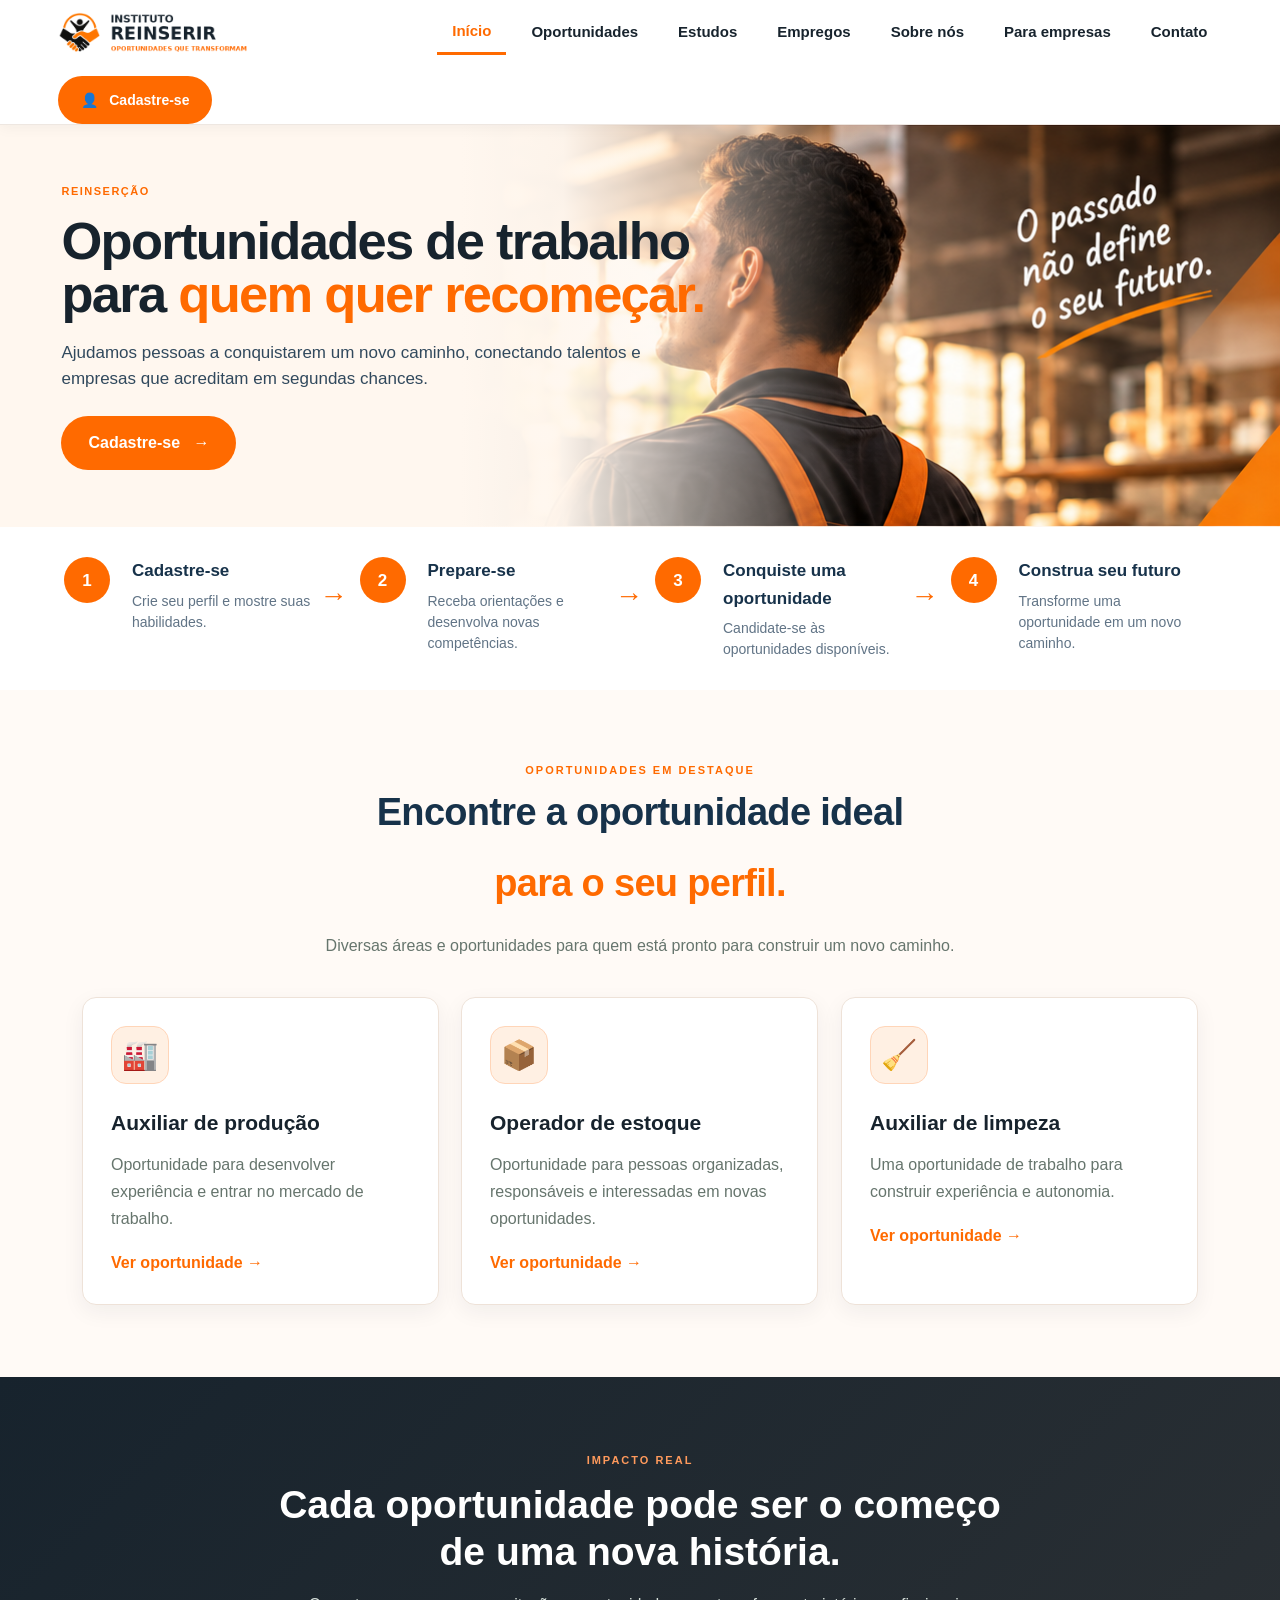
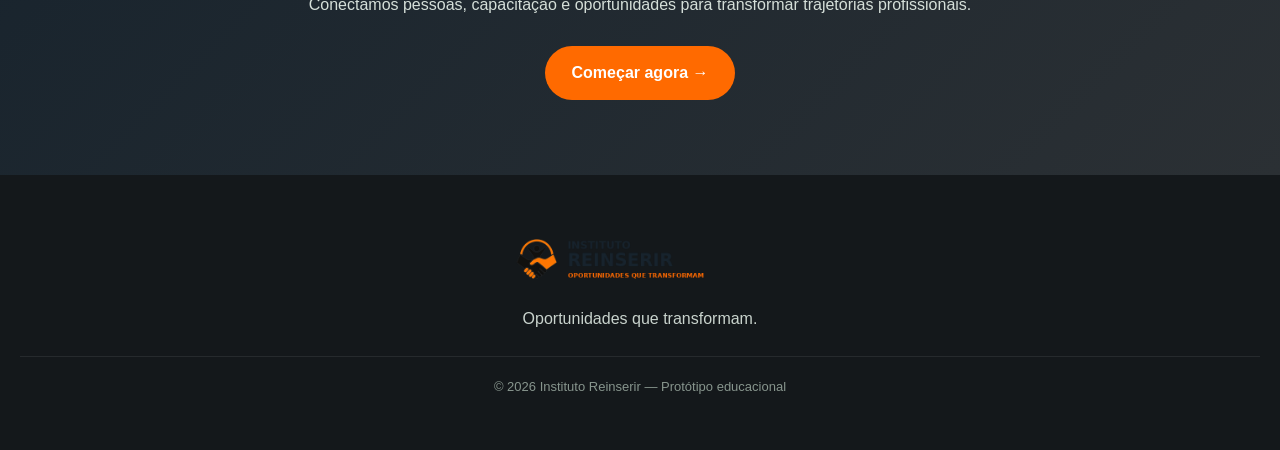
<file: index.html>
<!DOCTYPE html>
<html lang="pt-BR">
<head>
    <meta charset="UTF-8">
    <meta name="viewport" content="width=device-width, initial-scale=1.0">
    <title>Instituto Reinserir — Oportunidades que transformam</title>
    <link rel="stylesheet" href="style.css">
</head>
<body>

<header>
    <a href="index.html" class="logo"><img src="logo-reinserir-horizontal.png" alt="Instituto Reinserir"></a>

    <nav>
        <a href="index.html">Início</a>
        <a href="oportunidades.html">Oportunidades</a>
        <a href="estudos.html">Estudos</a>
        <a href="empregos.html">Empregos</a>
        <a href="#sobre">Sobre nós</a>
        <a href="#empresas">Para empresas</a>
        <a href="#contato">Contato</a>
    </nav>

    <a href="login.html" class="botao-menu">👤 &nbsp; Cadastre-se</a>
</header>

<section class="hero">
    <div class="hero-texto">
        <p class="subtitulo">REINSERÇÃO</p>
        <h1>Oportunidades de trabalho para <span>quem quer recomeçar.</span></h1>
        <p class="descricao">Ajudamos pessoas a conquistarem um novo caminho, conectando talentos e empresas que acreditam em segundas chances.</p>

        <div class="hero-botoes">
            <a href="cadastro.html" class="botao-principal">Cadastre-se &nbsp; →</a>
        </div>
    </div>
</section>

<section class="jornada">
    <div class="passos">

        <div class="passo">
            <div class="numero">1</div>
            <h3>Cadastre-se</h3>
            <p>Crie seu perfil e mostre suas habilidades.</p>
        </div>

        <div class="passo">
            <div class="numero">2</div>
            <h3>Prepare-se</h3>
            <p>Receba orientações e desenvolva novas competências.</p>
        </div>

        <div class="passo">
            <div class="numero">3</div>
            <h3>Conquiste uma oportunidade</h3>
            <p>Candidate-se às oportunidades disponíveis.</p>
        </div>

        <div class="passo">
            <div class="numero">4</div>
            <h3>Construa seu futuro</h3>
            <p>Transforme uma oportunidade em um novo caminho.</p>
        </div>

    </div>
</section>

<section class="sobre" id="sobre">

    <div class="titulo-secao">
        <p>OPORTUNIDADES EM DESTAQUE</p>
        <h2>Encontre a oportunidade ideal <span style="color:#ff6a00;">para o seu perfil.</span></h2>
        <span>Diversas áreas e oportunidades para quem está pronto para construir um novo caminho.</span>
    </div>

    <div class="cards">

        <div class="card">
            <div class="icone">🏭</div>
            <h3>Auxiliar de produção</h3>
            <p>Oportunidade para desenvolver experiência e entrar no mercado de trabalho.</p>
            <a href="oportunidades.html">Ver oportunidade →</a>
        </div>

        <div class="card">
            <div class="icone">📦</div>
            <h3>Operador de estoque</h3>
            <p>Oportunidade para pessoas organizadas, responsáveis e interessadas em novas oportunidades.</p>
            <a href="oportunidades.html">Ver oportunidade →</a>
        </div>

        <div class="card">
            <div class="icone">🧹</div>
            <h3>Auxiliar de limpeza</h3>
            <p>Uma oportunidade de trabalho para construir experiência e autonomia.</p>
            <a href="oportunidades.html">Ver oportunidade →</a>
        </div>

    </div>

</section>

<section class="chamada-final" id="empresas">

    <div>
        <p class="subtitulo">IMPACTO REAL</p>

        <h2>Cada oportunidade pode ser o começo de uma nova história.</h2>

        <p>Conectamos pessoas, capacitação e oportunidades para transformar trajetórias profissionais.</p>

        <a href="login.html" class="botao-principal">Começar agora →</a>
    </div>

</section>

<footer id="contato">

    <a href="index.html" class="logo">
        <img src="logo-reinserir-horizontal.png" alt="Instituto Reinserir">
    </a>

    <p>Oportunidades que transformam.</p>

    <p class="copyright">
        © 2026 Instituto Reinserir — Protótipo educacional
    </p>

</footer>

<script src="script.js"></script>

</body>
</html>
</file>
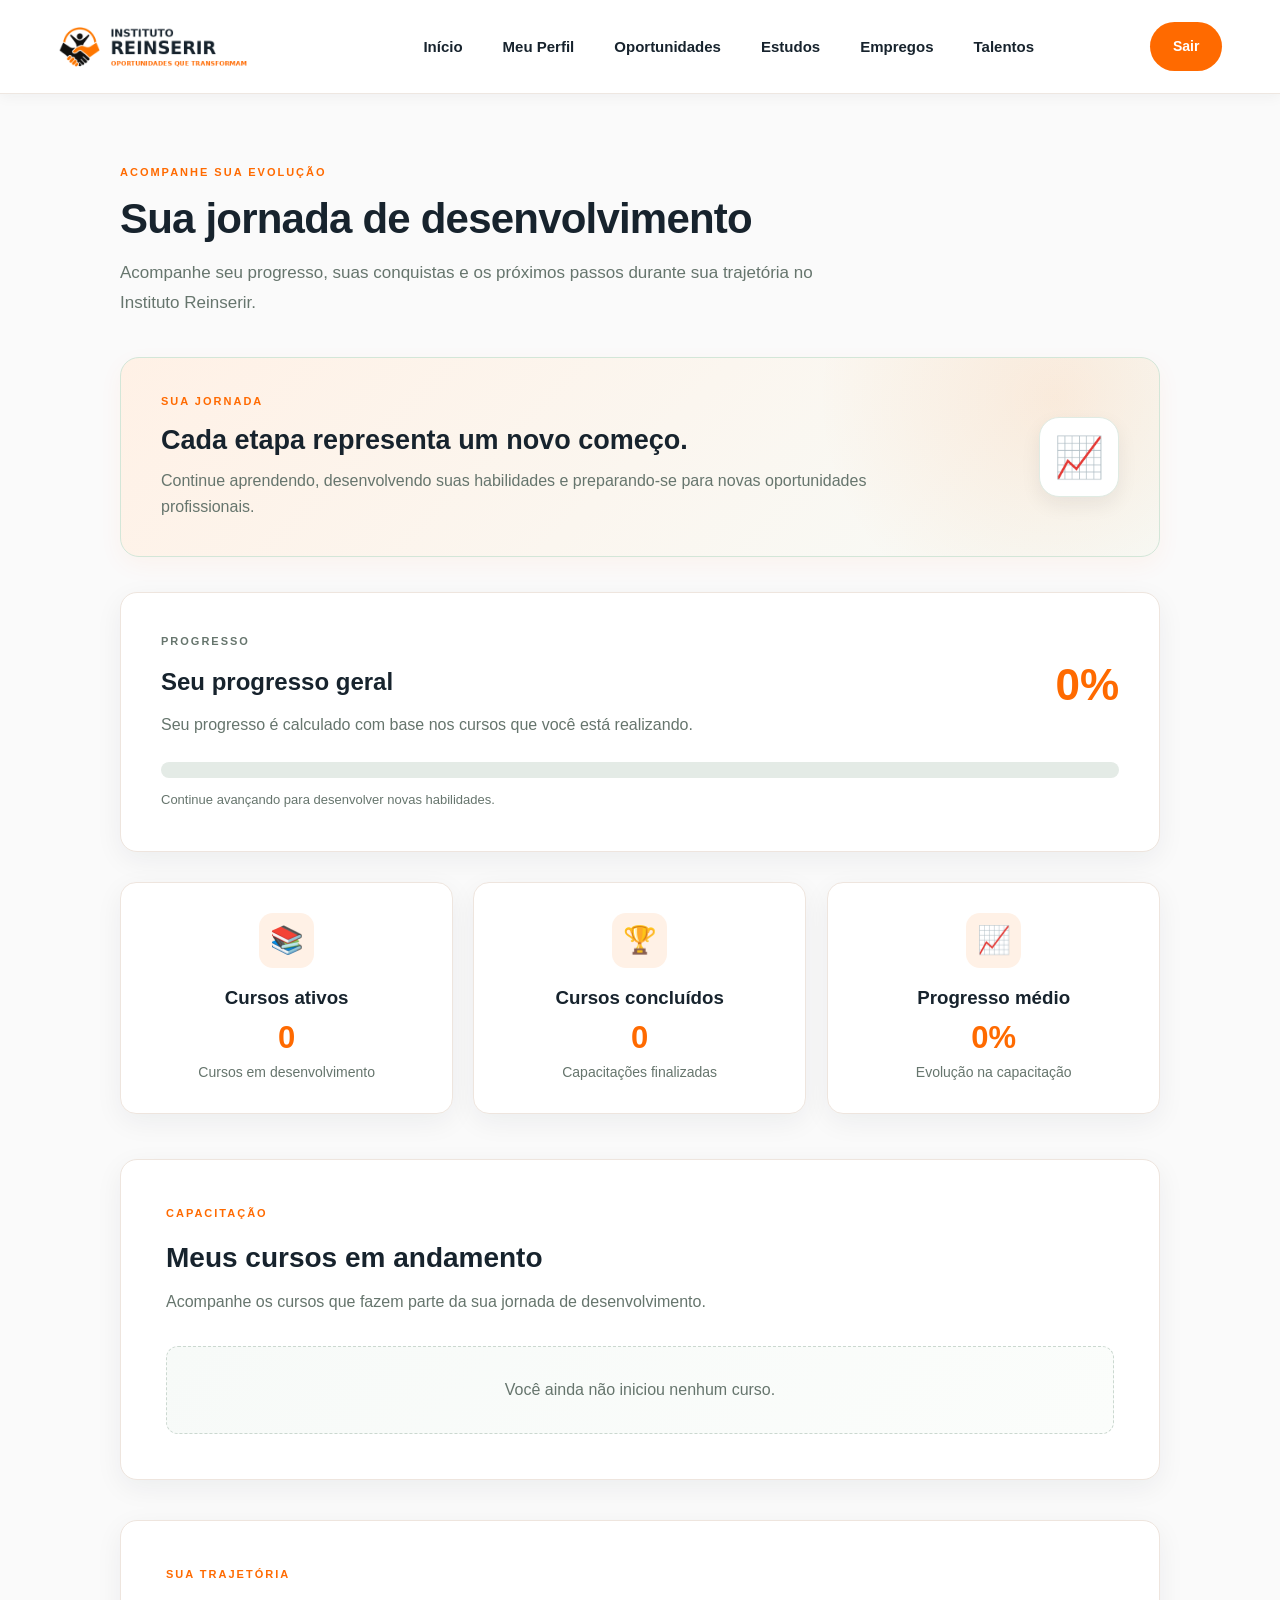
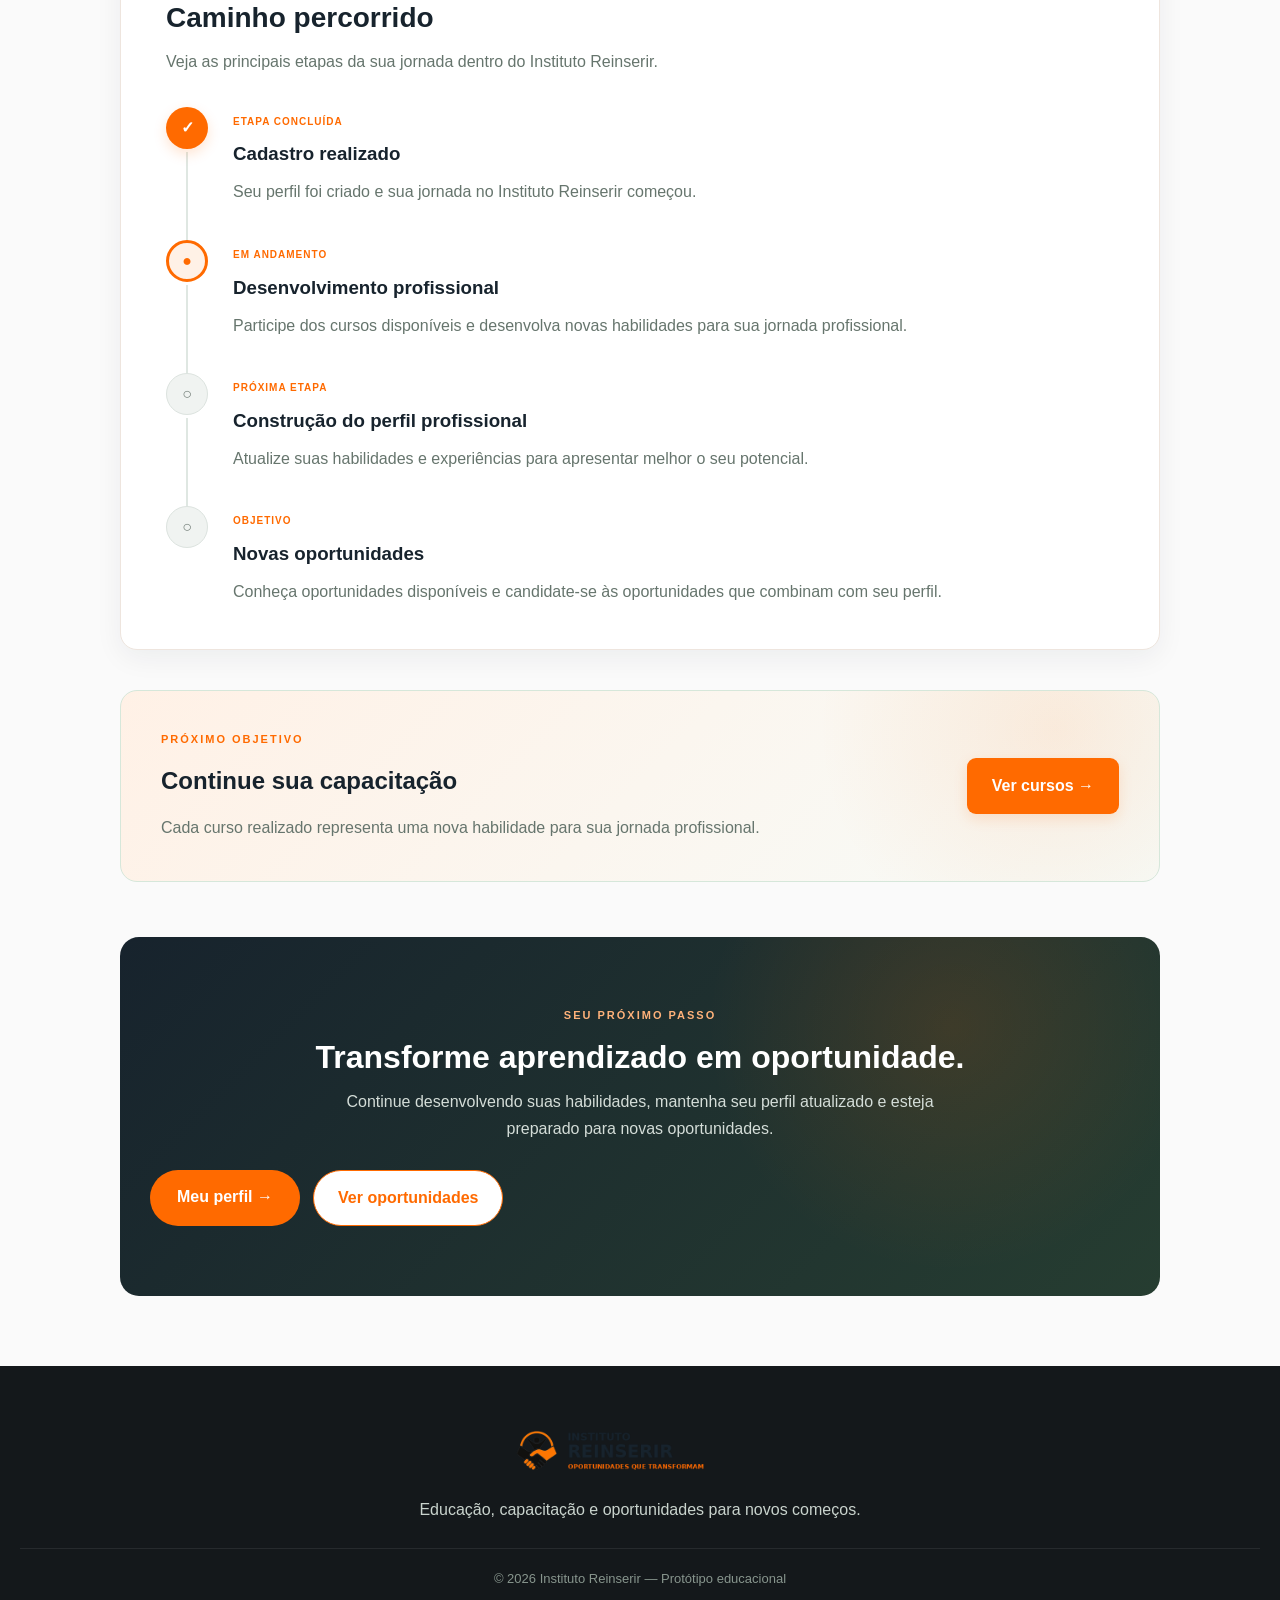
<file: acompanhamento.html>
<!DOCTYPE html>
<html lang="pt-BR">

<head>
    <meta charset="UTF-8">
    <meta name="viewport" content="width=device-width, initial-scale=1.0">

    <title>Acompanhamento - Instituto Reinserir</title>

    <link rel="stylesheet" href="style.css">
</head>

<body>

    <!-- MENU -->
    <header>

        <a href="index.html" class="logo"><img src="logo-reinserir-horizontal.png" alt="Instituto Reinserir"></a>

        <nav>
            <a href="index.html">Início</a>
            <a href="perfil.html">Meu Perfil</a>
            <a href="oportunidades.html">Oportunidades</a>
            <a href="estudos.html">Estudos</a>
            <a href="empregos.html">Empregos</a>
            <a href="talentos.html">Talentos</a>
        </nav>

        <a href="login.html" class="botao-menu">
            Sair
        </a>

    </header>


    <main class="pagina-acompanhamento">

        <!-- TOPO -->
        <section class="acompanhamento-topo">

            <p class="subtitulo">
                ACOMPANHE SUA EVOLUÇÃO
            </p>

            <h1>
                Sua jornada de desenvolvimento
            </h1>

            <p>
                Acompanhe seu progresso, suas conquistas e os próximos
                passos durante sua trajetória no Instituto Reinserir.
            </p>

        </section>


        <!-- RESUMO -->
        <section class="acompanhamento-resumo">

            <div>

                <p class="subtitulo">
                    SUA JORNADA
                </p>

                <h2>
                    Cada etapa representa um novo começo.
                </h2>

                <p>
                    Continue aprendendo, desenvolvendo suas habilidades
                    e preparando-se para novas oportunidades profissionais.
                </p>

            </div>

            <div class="acompanhamento-icone">
                📈
            </div>

        </section>


        <!-- PROGRESSO GERAL -->
        <section class="acompanhamento-progresso">

            <div class="progresso-info">

                <div>

                    <p class="subtitulo">
                        PROGRESSO
                    </p>

                    <h2>
                        Seu progresso geral
                    </h2>

                    <p>
                        Seu progresso é calculado com base nos cursos
                        que você está realizando.
                    </p>

                </div>

                <div class="progresso-numero">
                    0%
                </div>

            </div>


            <div class="barra-grande">

                <div class="barra-grande-progresso"></div>

            </div>


            <p class="progresso-legenda">
                Continue avançando para desenvolver novas habilidades.
            </p>

        </section>


        <!-- INDICADORES -->
        <section class="indicadores">

            <div class="indicador-card">

                <div class="indicador-icone">
                    📚
                </div>

                <h3>
                    Cursos ativos
                </h3>

                <strong id="numero-cursos-ativos">
                    0
                </strong>

                <p>
                    Cursos em desenvolvimento
                </p>

            </div>


            <div class="indicador-card">

                <div class="indicador-icone">
                    🏆
                </div>

                <h3>
                    Cursos concluídos
                </h3>

                <strong id="numero-cursos-concluidos">
                    0
                </strong>

                <p>
                    Capacitações finalizadas
                </p>

            </div>


            <div class="indicador-card">

                <div class="indicador-icone">
                    📈
                </div>

                <h3>
                    Progresso médio
                </h3>

                <strong id="progresso-medio">
                    0%
                </strong>

                <p>
                    Evolução na capacitação
                </p>

            </div>

        </section>


        <!-- CURSOS EM ANDAMENTO -->
        <section class="linha-tempo-secao">

            <div class="titulo-acompanhamento">

                <p class="subtitulo">
                    CAPACITAÇÃO
                </p>

                <h2>
                    Meus cursos em andamento
                </h2>

                <p>
                    Acompanhe os cursos que fazem parte da sua jornada
                    de desenvolvimento.
                </p>

            </div>


            <div id="acompanhamento-cursos">

                <p class="mensagem-sem-cursos">
                    Você ainda não iniciou nenhum curso.
                </p>

            </div>

        </section>


        <!-- TRAJETÓRIA -->
        <section class="linha-tempo-secao">

            <div class="titulo-acompanhamento">

                <p class="subtitulo">
                    SUA TRAJETÓRIA
                </p>

                <h2>
                    Caminho percorrido
                </h2>

                <p>
                    Veja as principais etapas da sua jornada
                    dentro do Instituto Reinserir.
                </p>

            </div>


            <div class="linha-tempo">


                <!-- ETAPA 1 -->
                <div class="evento concluido">

                    <div class="evento-ponto">
                        ✓
                    </div>

                    <div class="evento-conteudo">

                        <span>
                            ETAPA CONCLUÍDA
                        </span>

                        <h3>
                            Cadastro realizado
                        </h3>

                        <p>
                            Seu perfil foi criado e sua jornada no
                            Instituto Reinserir começou.
                        </p>

                    </div>

                </div>


                <!-- ETAPA 2 -->
                <div class="evento atual">

                    <div class="evento-ponto">
                        ●
                    </div>

                    <div class="evento-conteudo">

                        <span>
                            EM ANDAMENTO
                        </span>

                        <h3>
                            Desenvolvimento profissional
                        </h3>

                        <p>
                            Participe dos cursos disponíveis e desenvolva
                            novas habilidades para sua jornada profissional.
                        </p>

                    </div>

                </div>


                <!-- ETAPA 3 -->
                <div class="evento futuro">

                    <div class="evento-ponto">
                        ○
                    </div>

                    <div class="evento-conteudo">

                        <span>
                            PRÓXIMA ETAPA
                        </span>

                        <h3>
                            Construção do perfil profissional
                        </h3>

                        <p>
                            Atualize suas habilidades e experiências
                            para apresentar melhor o seu potencial.
                        </p>

                    </div>

                </div>


                <!-- ETAPA 4 -->
                <div class="evento futuro">

                    <div class="evento-ponto">
                        ○
                    </div>

                    <div class="evento-conteudo">

                        <span>
                            OBJETIVO
                        </span>

                        <h3>
                            Novas oportunidades
                        </h3>

                        <p>
                            Conheça oportunidades disponíveis e candidate-se
                            às oportunidades que combinam com seu perfil.
                        </p>

                    </div>

                </div>

            </div>

        </section>


        <!-- PRÓXIMA META -->
        <section class="proxima-meta">

            <div>

                <p class="subtitulo">
                    PRÓXIMO OBJETIVO
                </p>

                <h2>
                    Continue sua capacitação
                </h2>

                <p>
                    Cada curso realizado representa uma nova habilidade
                    para sua jornada profissional.
                </p>

            </div>

            <a
                href="oportunidades.html"
                class="botao-meta"
            >
                Ver cursos →
            </a>

        </section>


        <!-- CHAMADA FINAL -->
        <section class="acompanhamento-final">

            <p class="subtitulo">
                SEU PRÓXIMO PASSO
            </p>

            <h2>
                Transforme aprendizado em oportunidade.
            </h2>

            <p>
                Continue desenvolvendo suas habilidades, mantenha
                seu perfil atualizado e esteja preparado para novas
                oportunidades.
            </p>

            <div class="hero-botoes">

                <a
                    href="perfil.html"
                    class="botao-principal"
                >
                    Meu perfil →
                </a>

                <a
                    href="oportunidades.html"
                    class="botao-secundario"
                >
                    Ver oportunidades
                </a>

            </div>

        </section>

    </main>


    <!-- RODAPÉ -->
    <footer>

        <a href="index.html" class="logo"><img src="logo-reinserir-horizontal.png" alt="Instituto Reinserir"></a>

        <p>
            Educação, capacitação e oportunidades
            para novos começos.
        </p>

        <p class="copyright">
            © 2026 Instituto Reinserir —
            Protótipo educacional
        </p>

    </footer>


    <script src="script.js"></script>

</body>
</html>
</file>
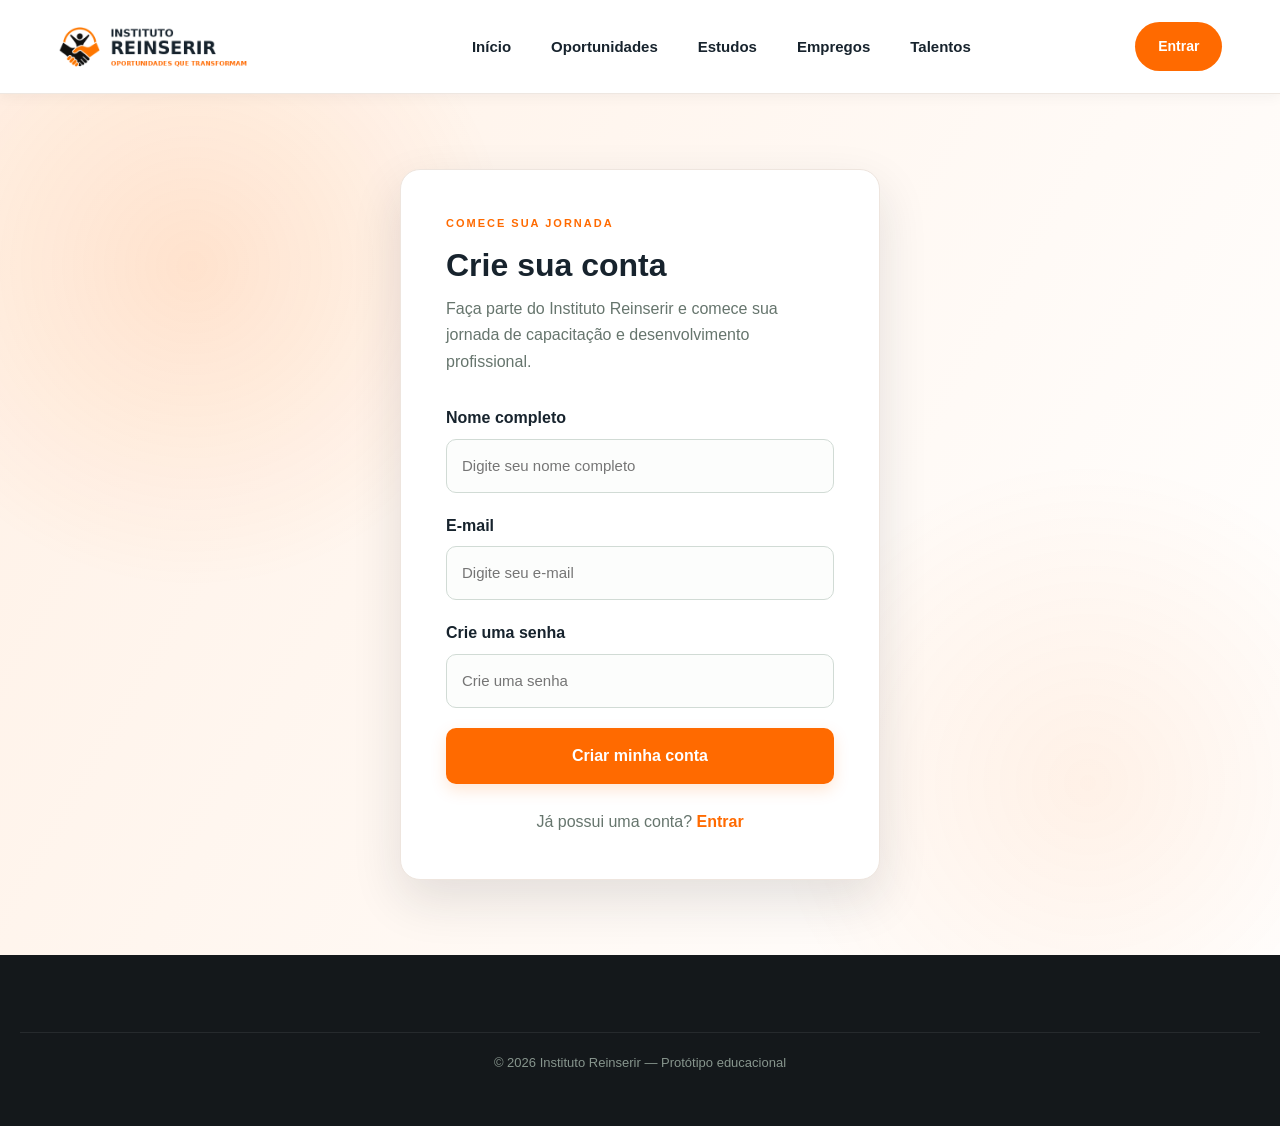
<file: cadastro.html>
<!DOCTYPE html>
<html lang="pt-BR">

<head>
    <meta charset="UTF-8">
    <meta name="viewport" content="width=device-width, initial-scale=1.0">

    <title>Cadastro - Instituto Reinserir</title>

    <link rel="stylesheet" href="style.css">
</head>

<body>

    <!-- MENU -->
    <header>
        <a href="index.html" class="logo"><img src="logo-reinserir-horizontal.png" alt="Instituto Reinserir"></a>

        <nav>
            <a href="index.html">Início</a>
            <a href="oportunidades.html">Oportunidades</a>
            <a href="estudos.html">Estudos</a>
            <a href="empregos.html">Empregos</a>
            <a href="talentos.html">Talentos</a>
        </nav>

        <a href="login.html" class="botao-menu">Entrar</a>
    </header>


    <!-- CADASTRO -->
    <main class="pagina-login">

        <section class="caixa-login">

            <p class="subtitulo">COMECE SUA JORNADA</p>

            <h1>Crie sua conta</h1>

            <p class="texto-login">
                Faça parte do Instituto Reinserir e comece sua jornada
                de capacitação e desenvolvimento profissional.
            </p>

            <form id="formulario-cadastro">

                <label for="nome">Nome completo</label>

                <input
                    type="text"
                    id="nome"
                    placeholder="Digite seu nome completo"
                >


                <label for="email-cadastro">E-mail</label>

                <input
                    type="email"
                    id="email-cadastro"
                    placeholder="Digite seu e-mail"
                >


                <label for="senha-cadastro">Crie uma senha</label>

                <input
                    type="password"
                    id="senha-cadastro"
                    placeholder="Crie uma senha"
                >


                <button type="submit" class="botao-login">
                    Criar minha conta
                </button>

            </form>


            <p class="cadastro-texto">
                Já possui uma conta?
                <a href="login.html">Entrar</a>
            </p>

        </section>

    </main>


    <footer>
        <p class="copyright">
            © 2026 Instituto Reinserir — Protótipo educacional
        </p>
    </footer>


    <script src="script.js"></script>

</body>
</html>
</file>
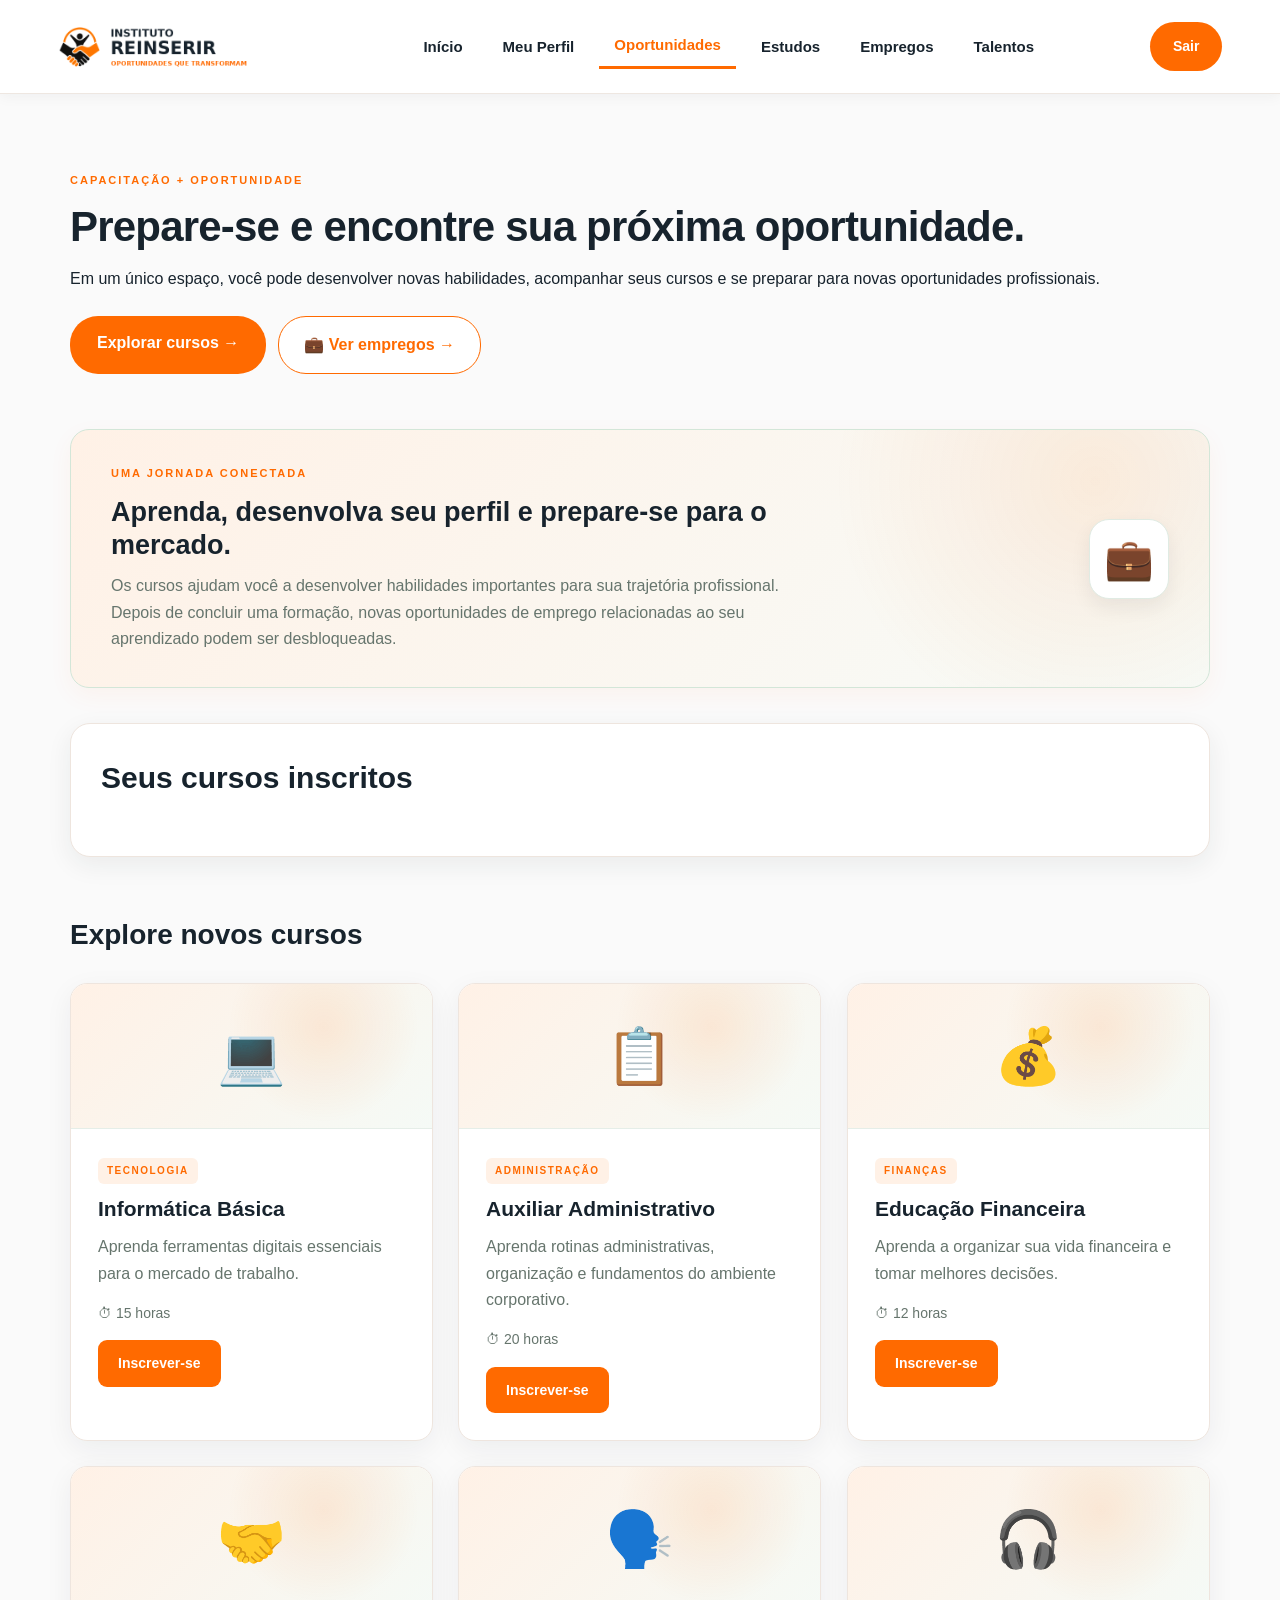
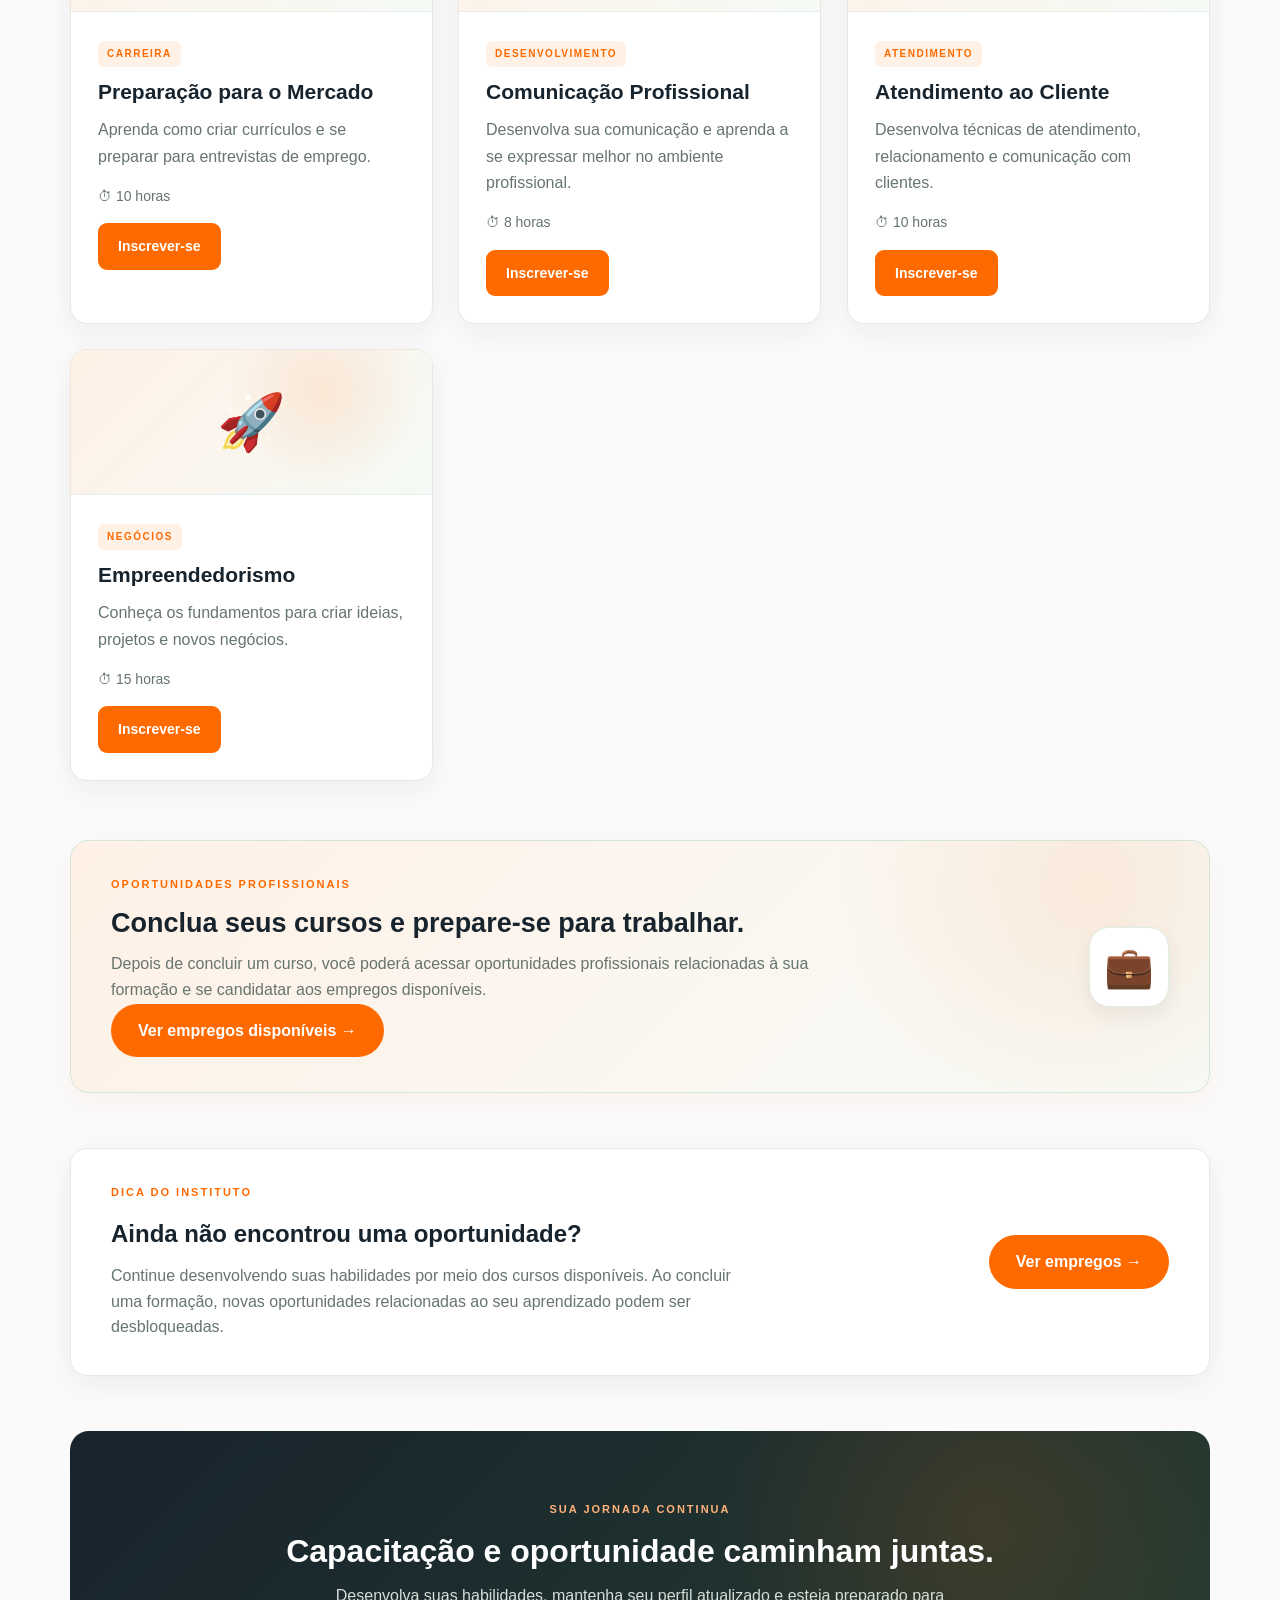
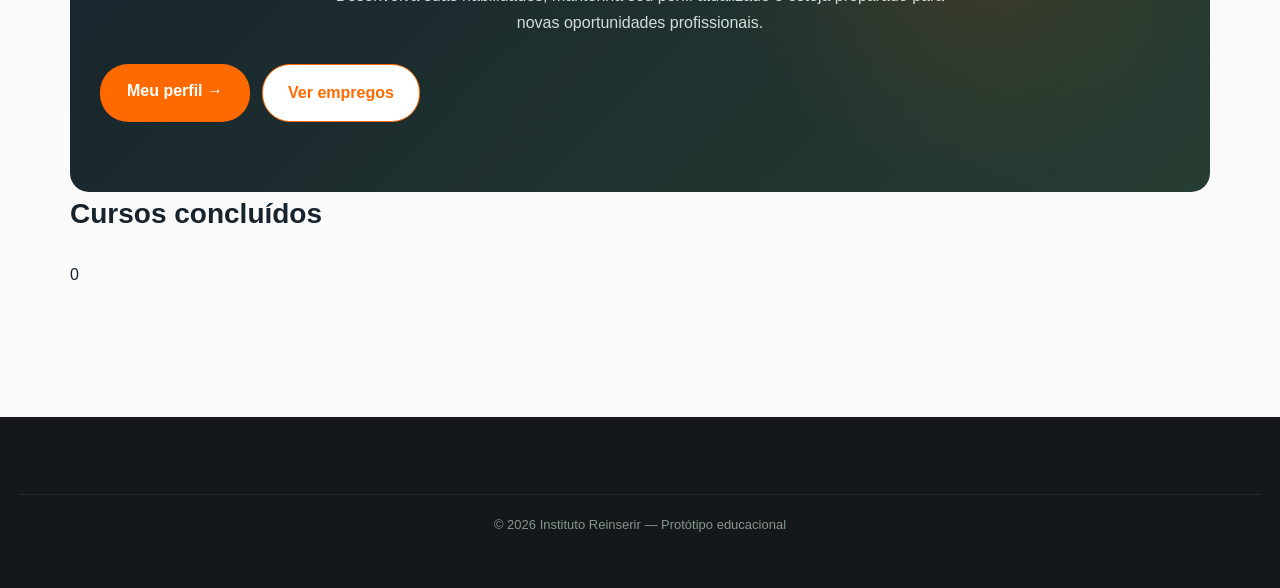
<file: cursos.html>
<!DOCTYPE html>
<html lang="pt-BR">
<head>
<meta charset="UTF-8">
<meta name="viewport" content="width=device-width, initial-scale=1.0">
<title>Cursos - Instituto Reinserir</title>
<meta http-equiv="refresh" content="0; url=oportunidades.html">
<script>window.location.replace("oportunidades.html");</script>
</head>
<body>
<p>Redirecionando para <a href="oportunidades.html">Oportunidades</a>...</p>
</body>
</html>
</file>
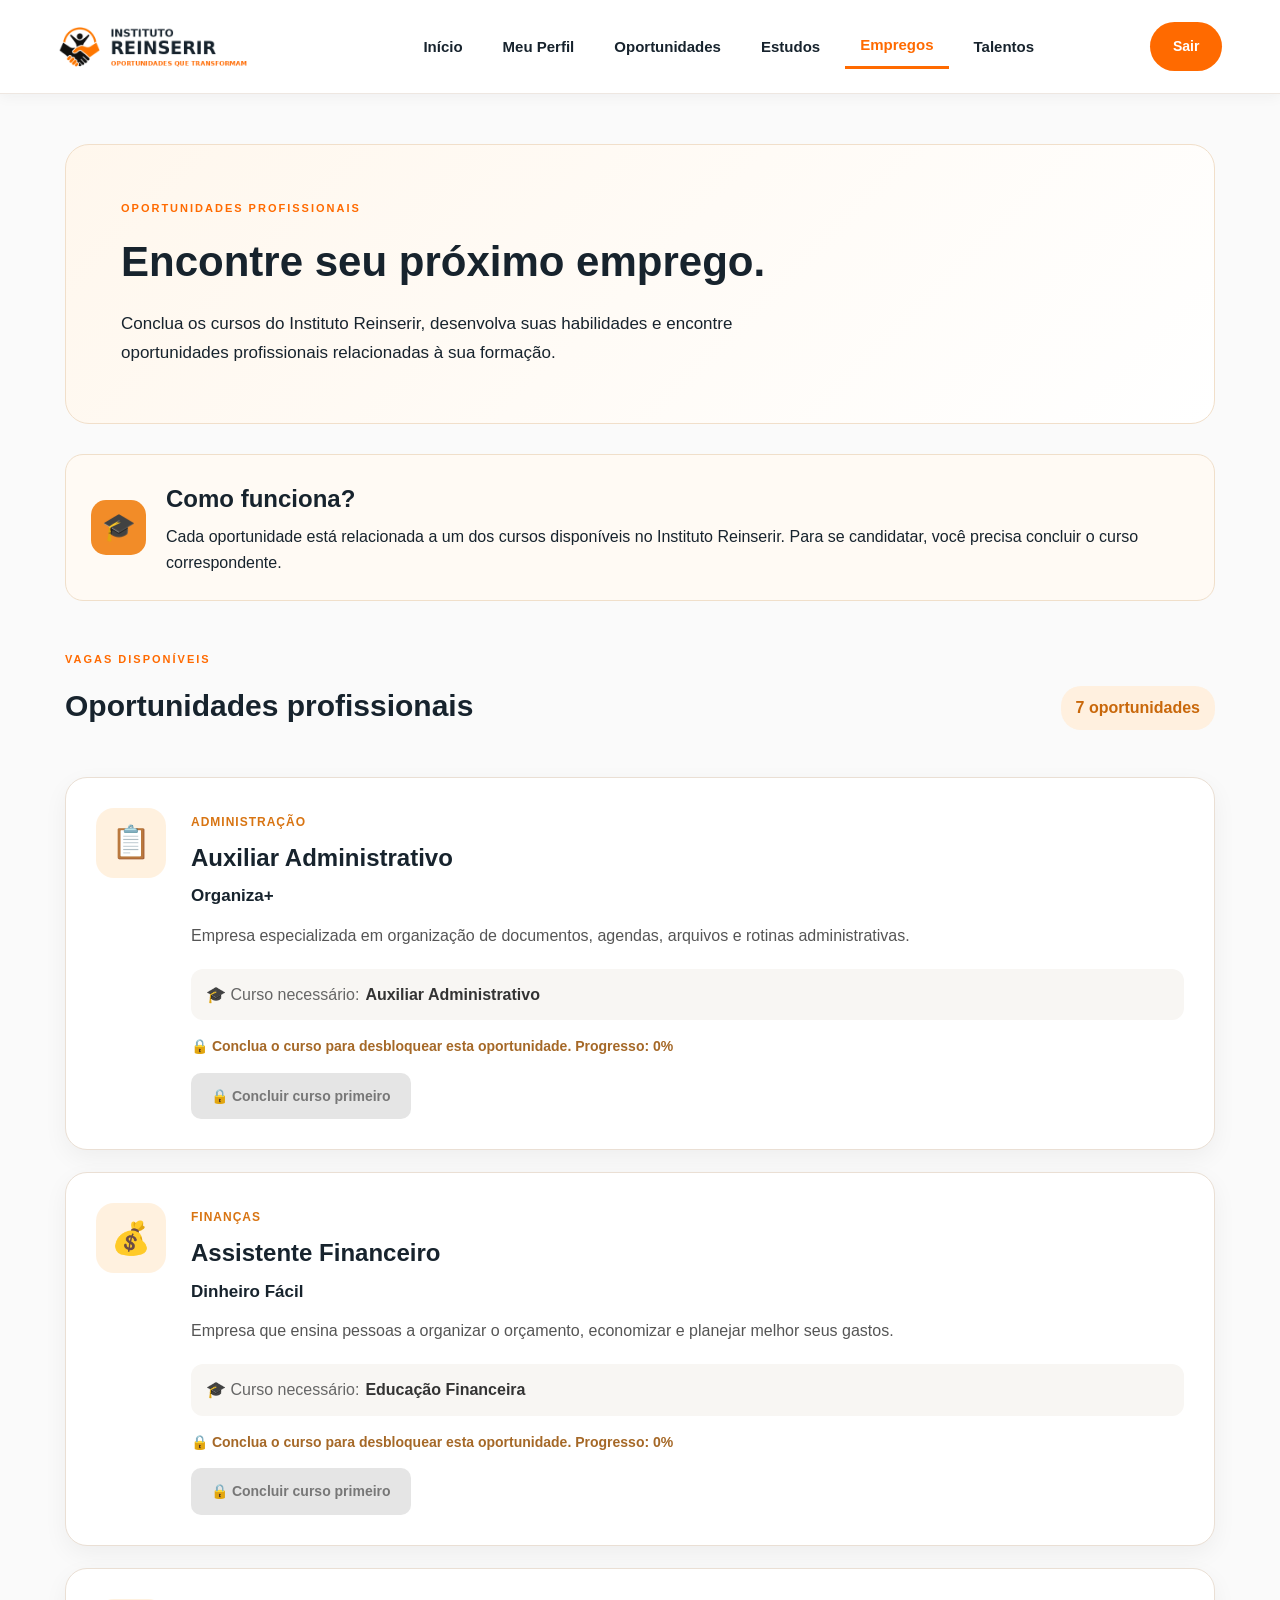
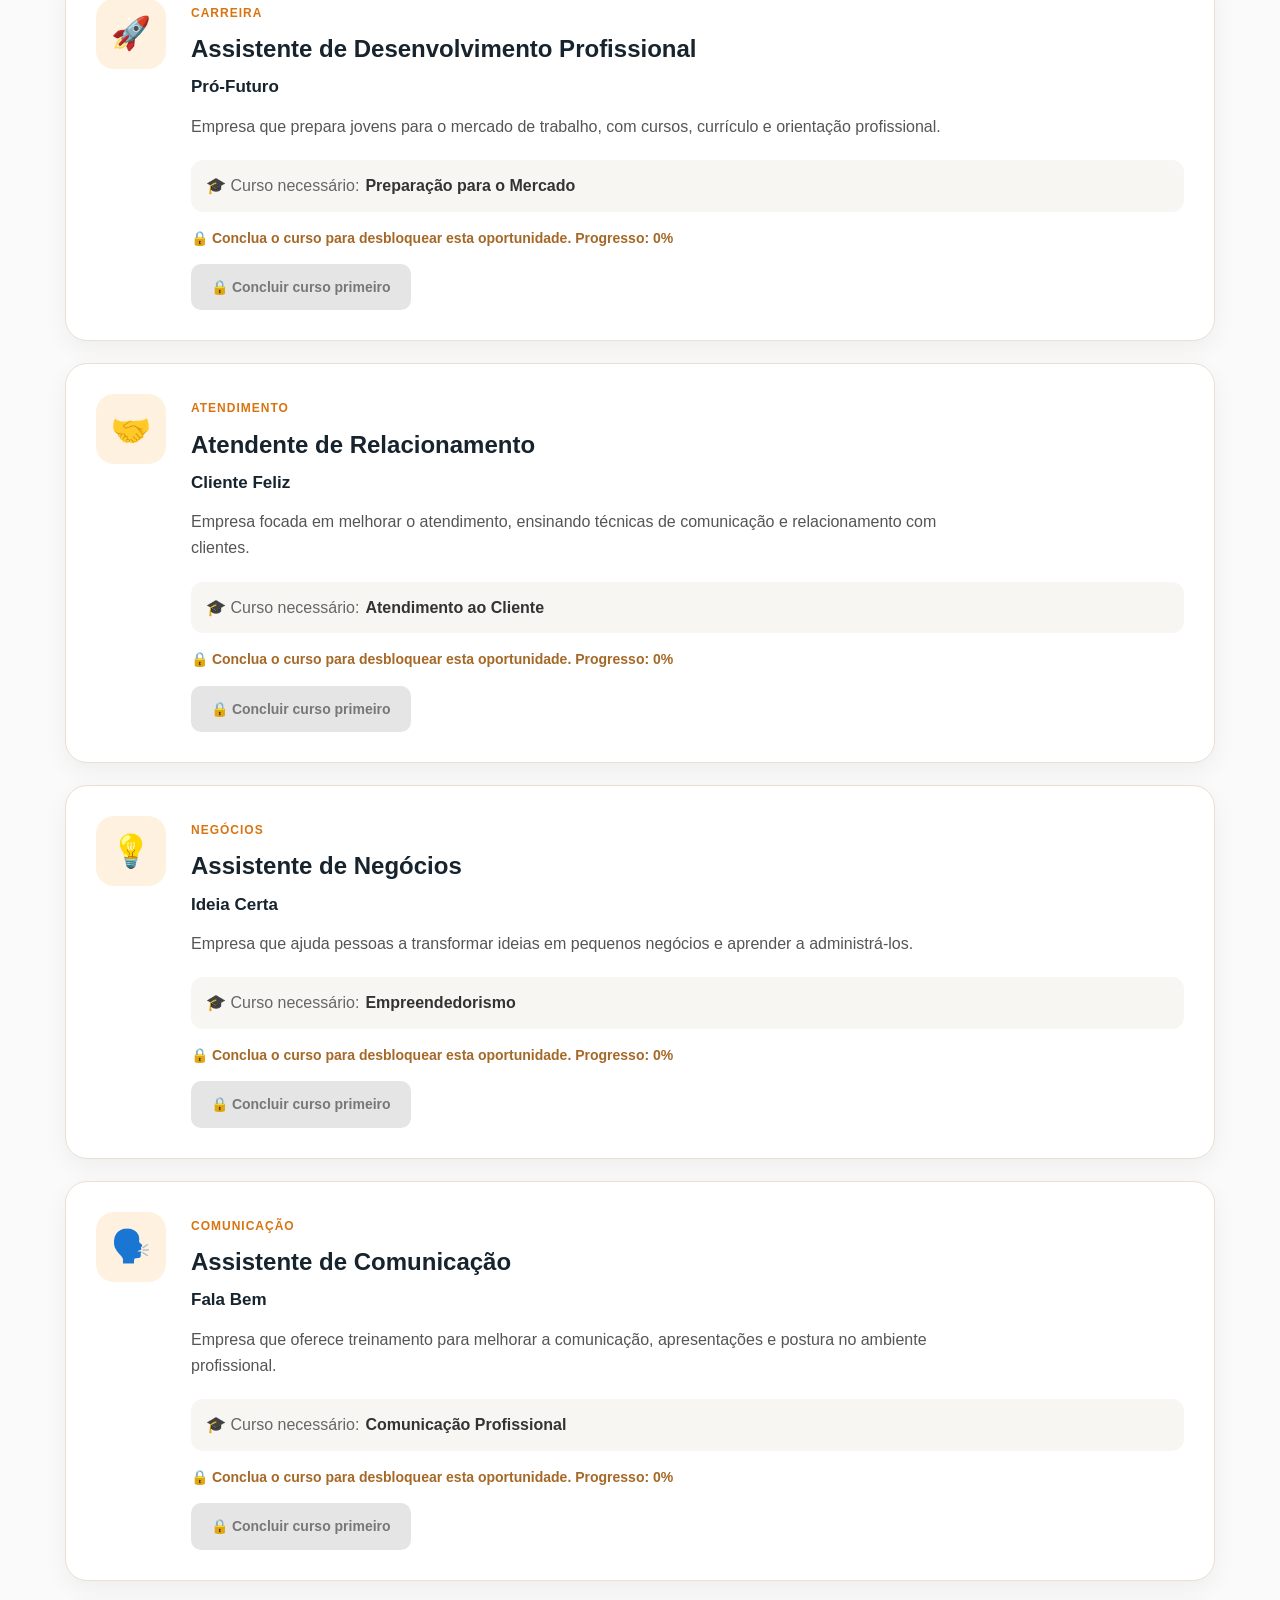
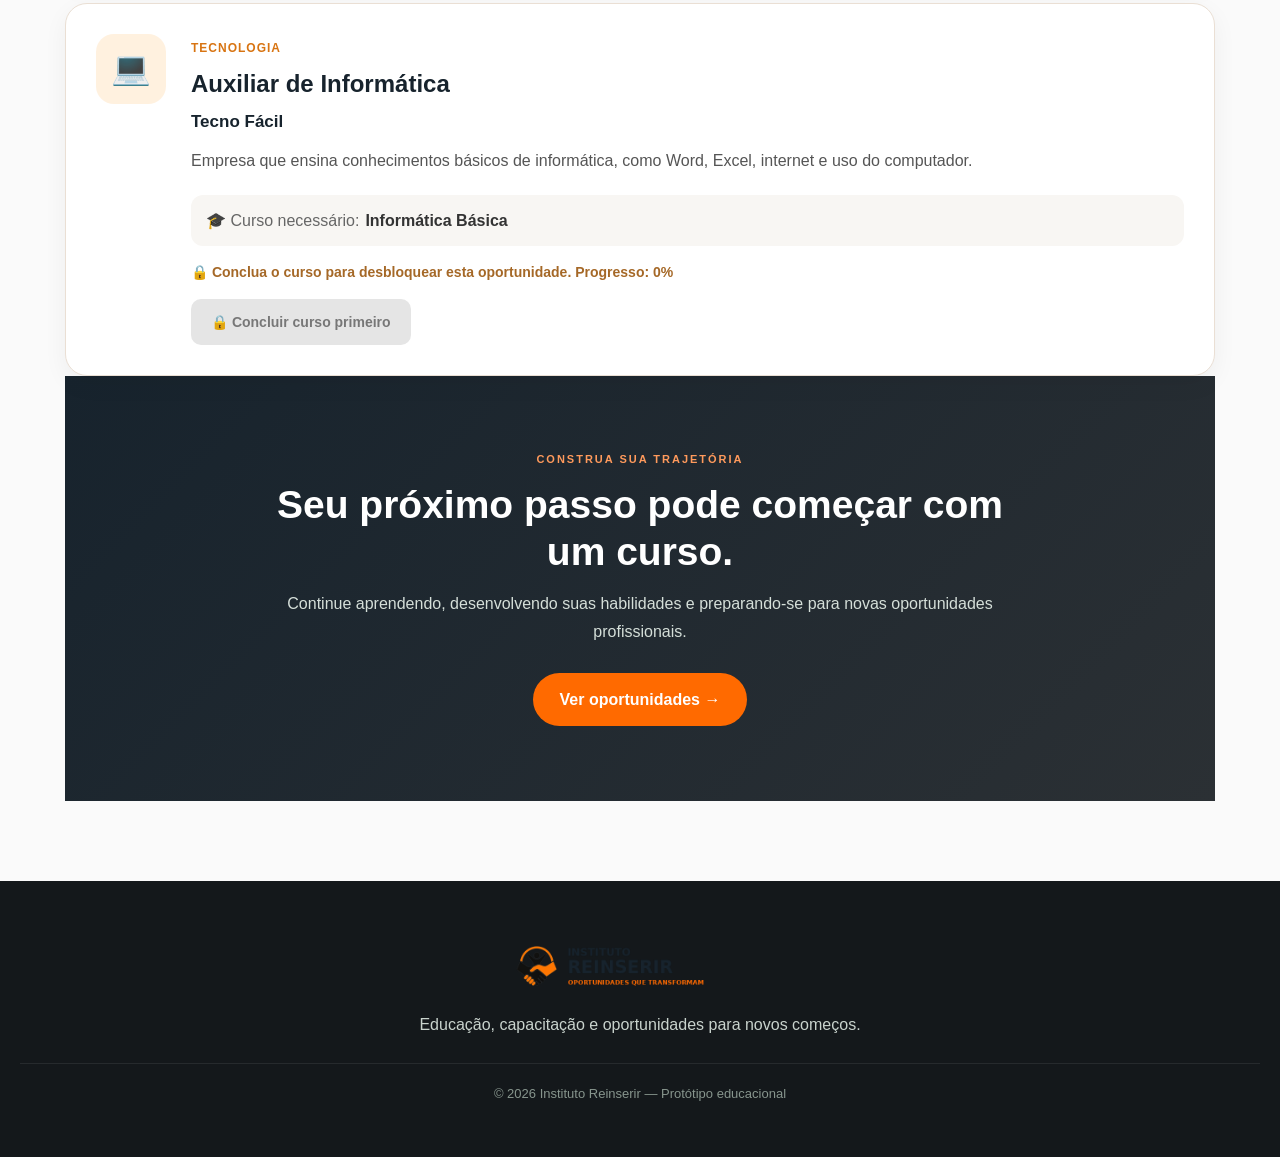
<file: empregos.html>
<!DOCTYPE html>
<html lang="pt-BR">

<head>
    <meta charset="UTF-8">
    <meta name="viewport" content="width=device-width, initial-scale=1.0">

    <title>Empregos - Instituto Reinserir</title>

    <link rel="stylesheet" href="style.css">
</head>

<body>

<header>

    <a href="index.html" class="logo">
        <img src="logo-reinserir-horizontal.png" alt="Instituto Reinserir">
    </a>

    <nav>
        <a href="index.html">Início</a>
        <a href="perfil.html">Meu Perfil</a>
        <a href="oportunidades.html">Oportunidades</a>
        <a href="estudos.html">Estudos</a>
        <a href="empregos.html">Empregos</a>
        <a href="talentos.html">Talentos</a>
    </nav>

    <a href="login.html" class="botao-menu">Sair</a>

</header>


<main class="pagina-empregos">

    <!-- CABEÇALHO DA PÁGINA -->

    <section class="empregos-topo">

        <div>

            <p class="subtitulo">OPORTUNIDADES PROFISSIONAIS</p>

            <h1>Encontre seu próximo emprego.</h1>

            <p>
                Conclua os cursos do Instituto Reinserir, desenvolva suas habilidades
                e encontre oportunidades profissionais relacionadas à sua formação.
            </p>

        </div>

    </section>


    <!-- AVISO -->

    <section class="empregos-aviso">

        <div class="empregos-aviso-icone">
            🎓
        </div>

        <div>
            <h2>Como funciona?</h2>

            <p>
                Cada oportunidade está relacionada a um dos cursos disponíveis
                no Instituto Reinserir. Para se candidatar, você precisa concluir
                o curso correspondente.
            </p>
        </div>

    </section>


    <!-- LISTA DE EMPREGOS -->

    <section class="lista-empregos">

        <div class="titulo-secao-empregos">

            <div>
                <p class="subtitulo">VAGAS DISPONÍVEIS</p>
                <h2>Oportunidades profissionais</h2>
            </div>

            <span class="contador-empregos">
                7 oportunidades
            </span>

        </div>


        <!-- ORGANIZA+ -->

        <article class="emprego-card" data-curso="administrativo">

            <div class="emprego-icone">
                📋
            </div>

            <div class="emprego-conteudo">

                <span class="emprego-area">
                    ADMINISTRAÇÃO
                </span>

                <h2>Auxiliar Administrativo</h2>

                <h3>Organiza+</h3>

                <p>
                    Empresa especializada em organização de documentos,
                    agendas, arquivos e rotinas administrativas.
                </p>

                <div class="emprego-curso">

                    <span>🎓 Curso necessário:</span>

                    <strong>Auxiliar Administrativo</strong>

                </div>

                <div class="emprego-status" id="status-emprego-administrativo">
                    🔒 Conclua o curso para desbloquear esta oportunidade.
                </div>

                <button
                    class="botao-emprego"
                    data-curso="administrativo"
                    disabled>
                    🔒 Concluir curso primeiro
                </button>

            </div>

        </article>


        <!-- DINHEIRO FÁCIL -->

        <article class="emprego-card" data-curso="financeira">

            <div class="emprego-icone">
                💰
            </div>

            <div class="emprego-conteudo">

                <span class="emprego-area">
                    FINANÇAS
                </span>

                <h2>Assistente Financeiro</h2>

                <h3>Dinheiro Fácil</h3>

                <p>
                    Empresa que ensina pessoas a organizar o orçamento,
                    economizar e planejar melhor seus gastos.
                </p>

                <div class="emprego-curso">

                    <span>🎓 Curso necessário:</span>

                    <strong>Educação Financeira</strong>

                </div>

                <div class="emprego-status" id="status-emprego-financeira">
                    🔒 Conclua o curso para desbloquear esta oportunidade.
                </div>

                <button
                    class="botao-emprego"
                    data-curso="financeira"
                    disabled>
                    🔒 Concluir curso primeiro
                </button>

            </div>

        </article>


        <!-- PRÓ-FUTURO -->

        <article class="emprego-card" data-curso="mercado">

            <div class="emprego-icone">
                🚀
            </div>

            <div class="emprego-conteudo">

                <span class="emprego-area">
                    CARREIRA
                </span>

                <h2>Assistente de Desenvolvimento Profissional</h2>

                <h3>Pró-Futuro</h3>

                <p>
                    Empresa que prepara jovens para o mercado de trabalho,
                    com cursos, currículo e orientação profissional.
                </p>

                <div class="emprego-curso">

                    <span>🎓 Curso necessário:</span>

                    <strong>Preparação para o Mercado</strong>

                </div>

                <div class="emprego-status" id="status-emprego-mercado">
                    🔒 Conclua o curso para desbloquear esta oportunidade.
                </div>

                <button
                    class="botao-emprego"
                    data-curso="mercado"
                    disabled>
                    🔒 Concluir curso primeiro
                </button>

            </div>

        </article>


        <!-- CLIENTE FELIZ -->

        <article class="emprego-card" data-curso="atendimento">

            <div class="emprego-icone">
                🤝
            </div>

            <div class="emprego-conteudo">

                <span class="emprego-area">
                    ATENDIMENTO
                </span>

                <h2>Atendente de Relacionamento</h2>

                <h3>Cliente Feliz</h3>

                <p>
                    Empresa focada em melhorar o atendimento, ensinando
                    técnicas de comunicação e relacionamento com clientes.
                </p>

                <div class="emprego-curso">

                    <span>🎓 Curso necessário:</span>

                    <strong>Atendimento ao Cliente</strong>

                </div>

                <div class="emprego-status" id="status-emprego-atendimento">
                    🔒 Conclua o curso para desbloquear esta oportunidade.
                </div>

                <button
                    class="botao-emprego"
                    data-curso="atendimento"
                    disabled>
                    🔒 Concluir curso primeiro
                </button>

            </div>

        </article>


        <!-- IDEIA CERTA -->

        <article class="emprego-card" data-curso="empreendedorismo">

            <div class="emprego-icone">
                💡
            </div>

            <div class="emprego-conteudo">

                <span class="emprego-area">
                    NEGÓCIOS
                </span>

                <h2>Assistente de Negócios</h2>

                <h3>Ideia Certa</h3>

                <p>
                    Empresa que ajuda pessoas a transformar ideias em pequenos
                    negócios e aprender a administrá-los.
                </p>

                <div class="emprego-curso">

                    <span>🎓 Curso necessário:</span>

                    <strong>Empreendedorismo</strong>

                </div>

                <div class="emprego-status" id="status-emprego-empreendedorismo">
                    🔒 Conclua o curso para desbloquear esta oportunidade.
                </div>

                <button
                    class="botao-emprego"
                    data-curso="empreendedorismo"
                    disabled>
                    🔒 Concluir curso primeiro
                </button>

            </div>

        </article>


        <!-- FALA BEM -->

        <article class="emprego-card" data-curso="comunicacao">

            <div class="emprego-icone">
                🗣️
            </div>

            <div class="emprego-conteudo">

                <span class="emprego-area">
                    COMUNICAÇÃO
                </span>

                <h2>Assistente de Comunicação</h2>

                <h3>Fala Bem</h3>

                <p>
                    Empresa que oferece treinamento para melhorar a comunicação,
                    apresentações e postura no ambiente profissional.
                </p>

                <div class="emprego-curso">

                    <span>🎓 Curso necessário:</span>

                    <strong>Comunicação Profissional</strong>

                </div>

                <div class="emprego-status" id="status-emprego-comunicacao">
                    🔒 Conclua o curso para desbloquear esta oportunidade.
                </div>

                <button
                    class="botao-emprego"
                    data-curso="comunicacao"
                    disabled>
                    🔒 Concluir curso primeiro
                </button>

            </div>

        </article>


        <!-- TECNO FÁCIL -->

        <article class="emprego-card" data-curso="informatica">

            <div class="emprego-icone">
                💻
            </div>

            <div class="emprego-conteudo">

                <span class="emprego-area">
                    TECNOLOGIA
                </span>

                <h2>Auxiliar de Informática</h2>

                <h3>Tecno Fácil</h3>

                <p>
                    Empresa que ensina conhecimentos básicos de informática,
                    como Word, Excel, internet e uso do computador.
                </p>

                <div class="emprego-curso">

                    <span>🎓 Curso necessário:</span>

                    <strong>Informática Básica</strong>

                </div>

                <div class="emprego-status" id="status-emprego-informatica">
                    🔒 Conclua o curso para desbloquear esta oportunidade.
                </div>

                <button
                    class="botao-emprego"
                    data-curso="informatica"
                    disabled>
                    🔒 Concluir curso primeiro
                </button>

            </div>

        </article>

    </section>


    <!-- CHAMADA FINAL -->

    <section class="chamada-final">

        <div>

            <p class="subtitulo">
                CONSTRUA SUA TRAJETÓRIA
            </p>

            <h2>
                Seu próximo passo pode começar com um curso.
            </h2>

            <p>
                Continue aprendendo, desenvolvendo suas habilidades e
                preparando-se para novas oportunidades profissionais.
            </p>

            <a href="oportunidades.html" class="botao-principal">
                Ver oportunidades →
            </a>

        </div>

    </section>

</main>


<footer>

    <a href="index.html" class="logo">
        <img src="logo-reinserir-horizontal.png" alt="Instituto Reinserir">
    </a>

    <p>
        Educação, capacitação e oportunidades para novos começos.
    </p>

    <p class="copyright">
        © 2026 Instituto Reinserir — Protótipo educacional
    </p>

</footer>


<script src="script.js"></script>

</body>

</html>
</file>
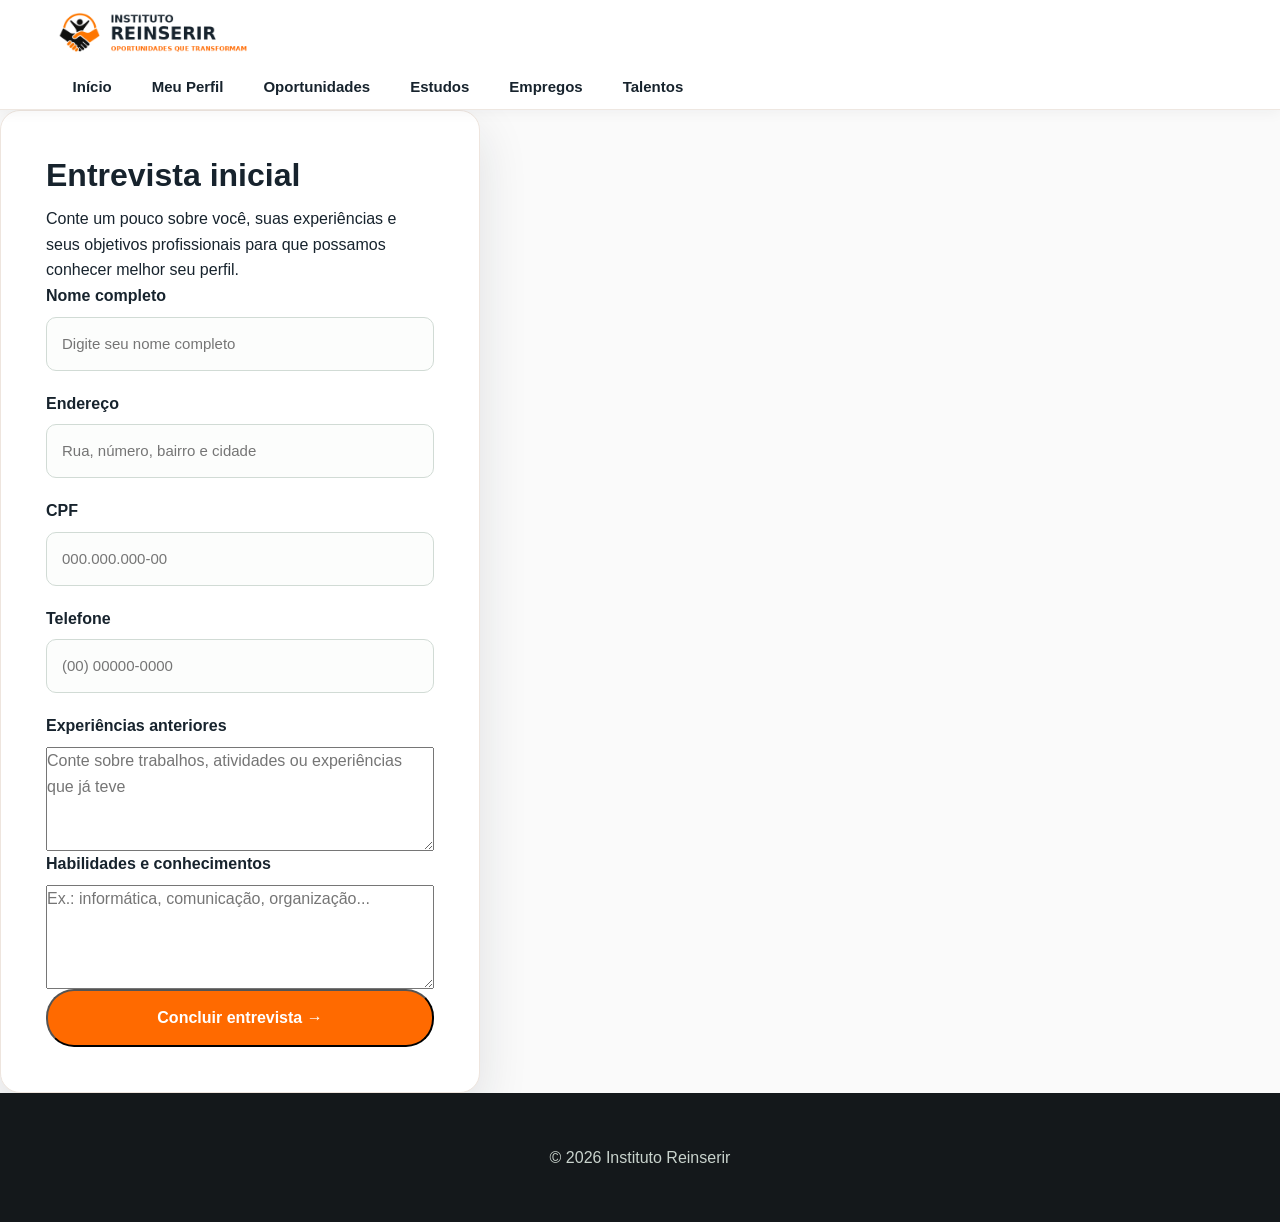
<file: entrevista.html>
<!DOCTYPE html>
<html lang="pt-BR">
<head>
    <meta charset="UTF-8">
    <meta name="viewport" content="width=device-width, initial-scale=1.0">
    <title>Entrevista - Instituto Reinserir</title>
    <link rel="stylesheet" href="style.css">
</head>
<body>

<header>
    <div class="container">
        <a href="index.html" class="logo"><img src="logo-reinserir-horizontal.png" alt="Instituto Reinserir"></a>

        <nav>
            <a href="index.html">Início</a>
            <a href="perfil.html">Meu Perfil</a>
            <a href="oportunidades.html">Oportunidades</a>
            <a href="estudos.html">Estudos</a>
            <a href="empregos.html">Empregos</a>
            <a href="talentos.html">Talentos</a>
        </nav>
    </div>
</header>

<main class="container">
    <section class="caixa-login">
        <h1>Entrevista inicial</h1>

        <p>
            Conte um pouco sobre você, suas experiências e seus objetivos
            profissionais para que possamos conhecer melhor seu perfil.
        </p>

        <form id="formulario-entrevista">

            <label for="entrevista-nome">Nome completo</label>
            <input
                type="text"
                id="entrevista-nome"
                required
                placeholder="Digite seu nome completo"
            >

            <label for="entrevista-endereco">Endereço</label>
            <input
                type="text"
                id="entrevista-endereco"
                required
                placeholder="Rua, número, bairro e cidade"
            >

            <label for="entrevista-cpf">CPF</label>
            <input
                type="text"
                id="entrevista-cpf"
                required
                placeholder="000.000.000-00"
                maxlength="14"
            >

            <label for="entrevista-telefone">Telefone</label>
            <input
                type="tel"
                id="entrevista-telefone"
                required
                placeholder="(00) 00000-0000"
            >

            <label for="entrevista-experiencia">
                Experiências anteriores
            </label>
            <textarea
                id="entrevista-experiencia"
                rows="4"
                placeholder="Conte sobre trabalhos, atividades ou experiências que já teve"
            ></textarea>

            <label for="entrevista-habilidades">
                Habilidades e conhecimentos
            </label>
            <textarea
                id="entrevista-habilidades"
                rows="4"
                required
                placeholder="Ex.: informática, comunicação, organização..."
            ></textarea>

            <button type="submit" class="botao-principal">
                Concluir entrevista →
            </button>
        </form>
    </section>
</main>

<footer>
    <p>© 2026 Instituto Reinserir</p>
</footer>

<script src="script.js"></script>
</body>
</html>
</file>
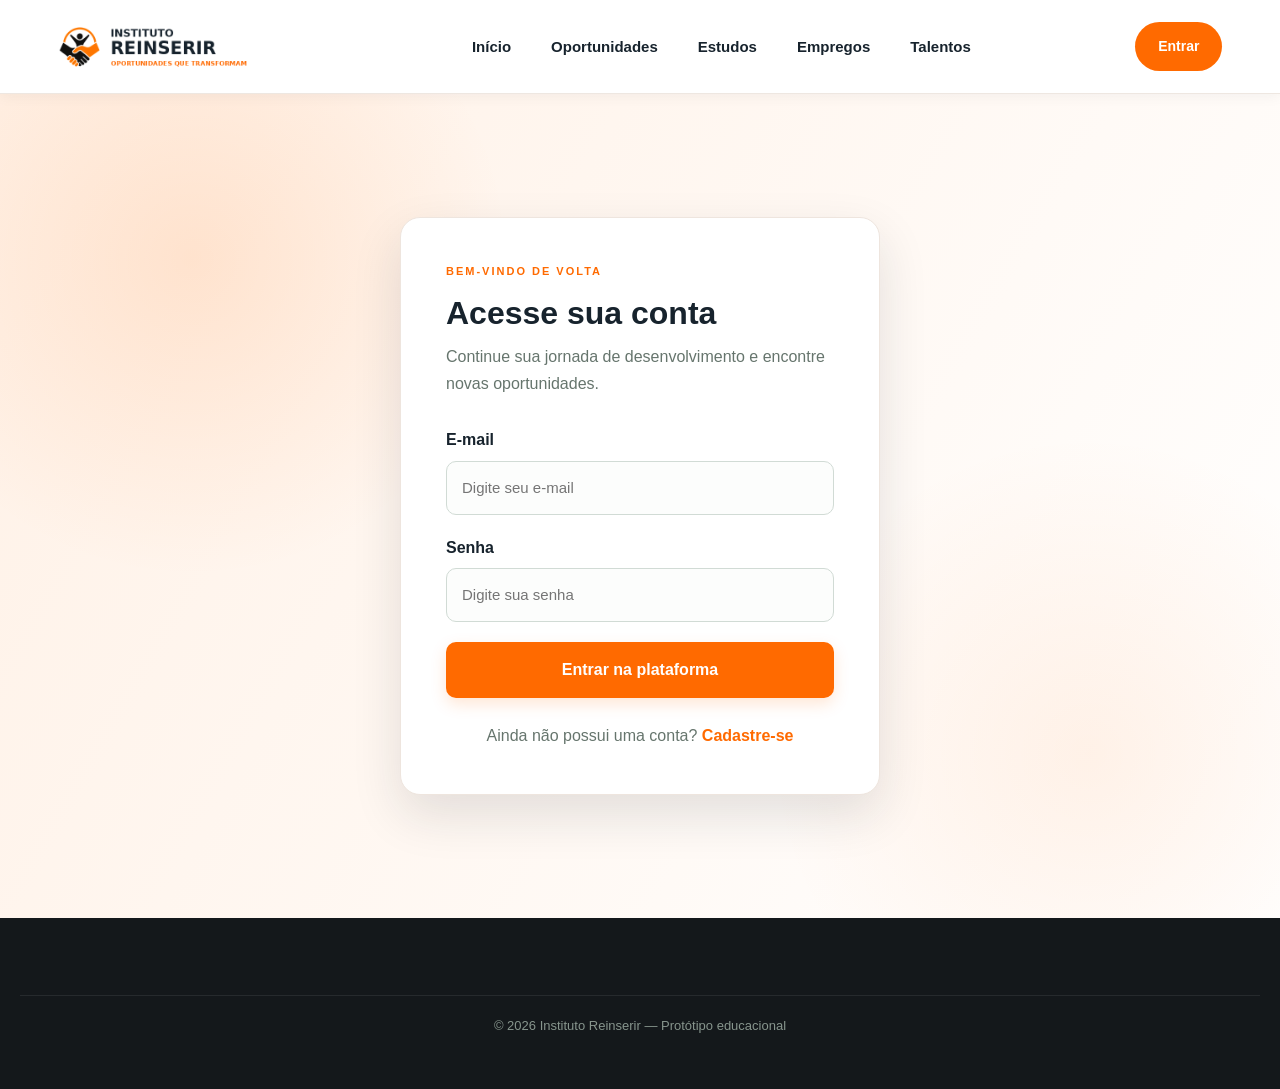
<file: login.html>
<!DOCTYPE html>

<html lang="pt-BR">

<head>
    <meta charset="UTF-8">
    <meta name="viewport" content="width=device-width, initial-scale=1.0">

    <title>Entrar - Instituto Reinserir</title>

    <link rel="stylesheet" href="style.css">
</head>

<body>

    <!-- MENU -->
    <header>
        <a href="index.html" class="logo"><img src="logo-reinserir-horizontal.png" alt="Instituto Reinserir"></a>

        <nav>
            <a href="index.html">Início</a>
            <a href="oportunidades.html">Oportunidades</a>
            <a href="estudos.html">Estudos</a>
            <a href="empregos.html">Empregos</a>
            <a href="talentos.html">Talentos</a>
        </nav>

        <a href="login.html" class="botao-menu">Entrar</a>
    </header>


    <!-- LOGIN -->
    <main class="pagina-login">

        <section class="caixa-login">

            <p class="subtitulo">BEM-VINDO DE VOLTA</p>

            <h1>Acesse sua conta</h1>

            <p class="texto-login">
                Continue sua jornada de desenvolvimento e encontre
                novas oportunidades.
            </p>

            <form>

                <label for="email">E-mail</label>

                <input
                    type="email"
                    id="email"
                    placeholder="Digite seu e-mail"
                    required
                >

                <label for="senha">Senha</label>

                <input
                    type="password"
                    id="senha"
                    placeholder="Digite sua senha"
                    required
                >

                <button type="submit" class="botao-login">
                    Entrar na plataforma
                </button>

            </form>

            <p class="cadastro-texto">
                Ainda não possui uma conta?
                <a href="cadastro.html">Cadastre-se</a>
            </p>

        </section>

    </main>


    <footer>
        <p class="copyright">
            © 2026 Instituto Reinserir — Protótipo educacional
        </p>
    </footer>


    <script src="script.js"></script>

</body>

</html>
</file>
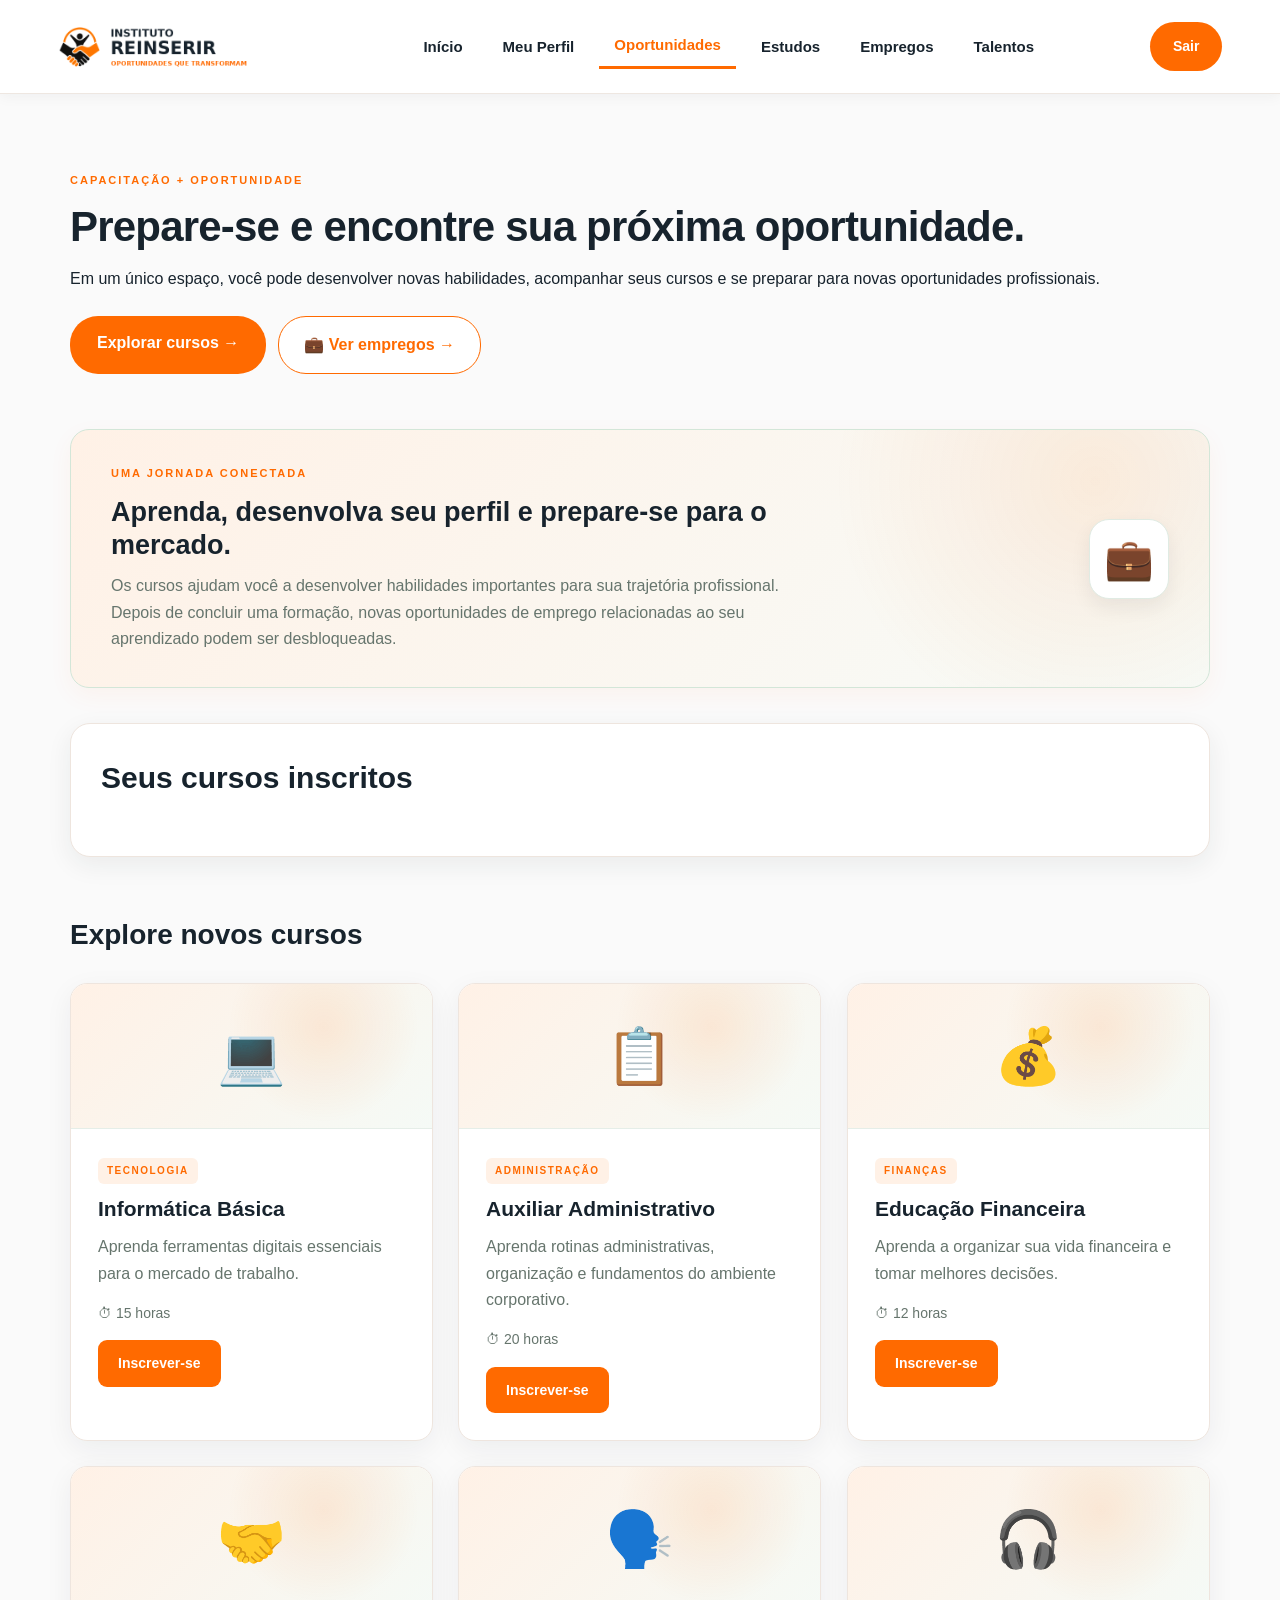
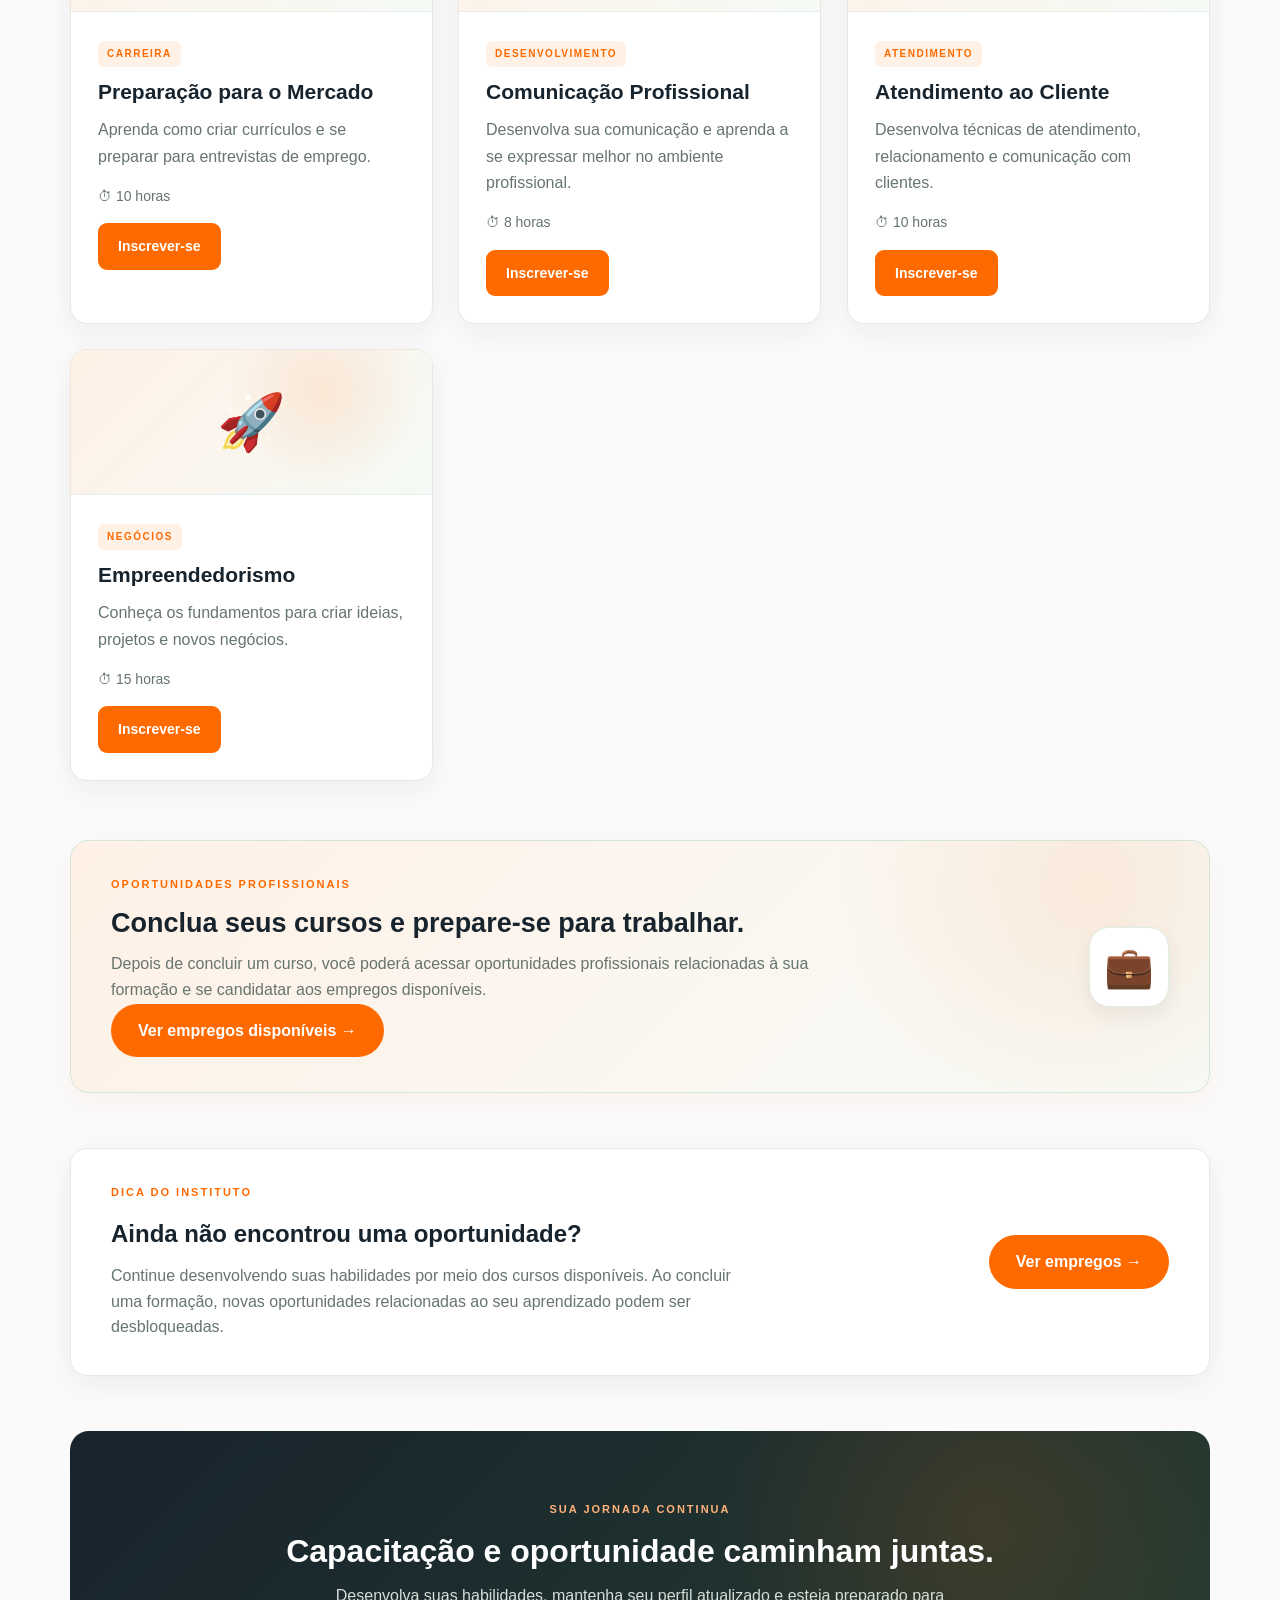
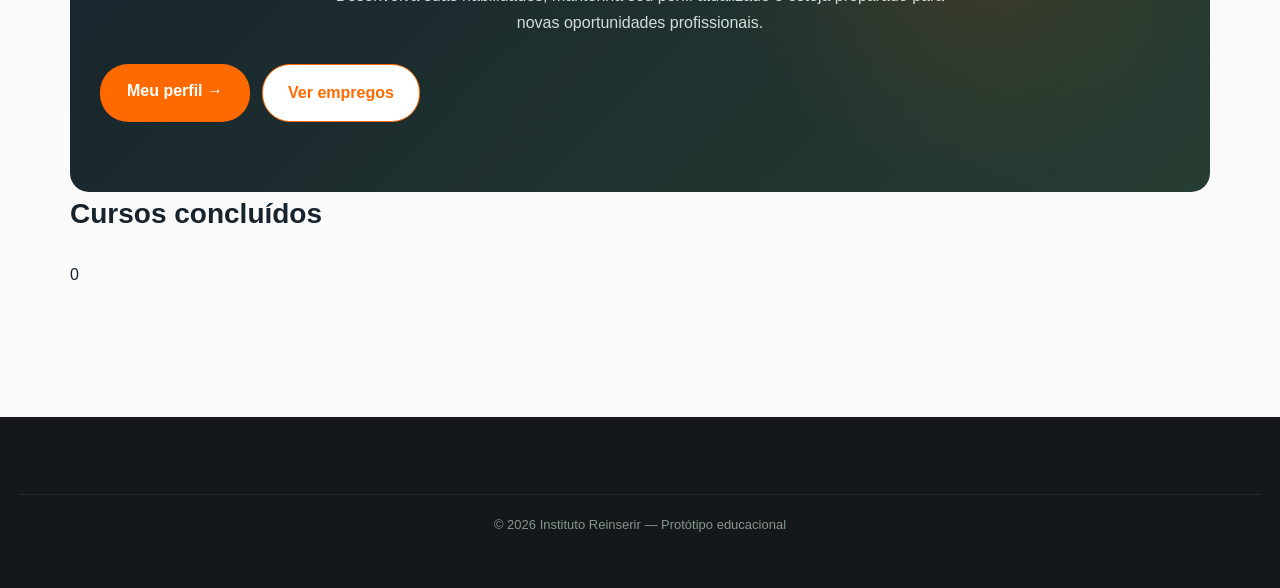
<file: oportunidades.html>
<!DOCTYPE html>
<html lang="pt-BR">

<head>

    <meta charset="UTF-8">
    <meta name="viewport" content="width=device-width, initial-scale=1.0">

    <title>Oportunidades - Instituto Reinserir</title>

    <link rel="stylesheet" href="style.css">

</head>


<body>


<header>

    <a href="index.html" class="logo">
        <img
            src="logo-reinserir-horizontal.png"
            alt="Instituto Reinserir"
        >
    </a>


    <nav>

        <a href="index.html">
            Início
        </a>

        <a href="perfil.html">
            Meu Perfil
        </a>

        <a href="oportunidades.html">
            Oportunidades
        </a>

        <a href="estudos.html">
            Estudos
        </a>

        <a href="empregos.html">
            Empregos
        </a>

        <a href="talentos.html">
            Talentos
        </a>

    </nav>


    <a
        href="login.html"
        class="botao-menu"
    >
        Sair
    </a>

</header>



<main class="pagina-cursos pagina-oportunidades">


    <!-- =====================================================
         TOPO
    ====================================================== -->

    <section class="cursos-topo">

        <p class="subtitulo">
            CAPACITAÇÃO + OPORTUNIDADE
        </p>


        <h1>
            Prepare-se e encontre sua próxima oportunidade.
        </h1>


        <p>
            Em um único espaço, você pode desenvolver novas
            habilidades, acompanhar seus cursos e se preparar
            para novas oportunidades profissionais.
        </p>


        <div
            class="hero-botoes"
            style="margin-top: 25px;"
        >

            <a
                href="#cursos"
                class="botao-principal"
            >
                Explorar cursos →
            </a>


            <a
                href="empregos.html"
                class="botao-secundario"
            >
                💼 Ver empregos →
            </a>

        </div>

    </section>



    <!-- =====================================================
         JORNADA CONECTADA
    ====================================================== -->

    <section class="vagas-destaque">

        <div>

            <p class="subtitulo">
                UMA JORNADA CONECTADA
            </p>


            <h2>
                Aprenda, desenvolva seu perfil e prepare-se
                para o mercado.
            </h2>


            <p>
                Os cursos ajudam você a desenvolver habilidades
                importantes para sua trajetória profissional.
                Depois de concluir uma formação, novas
                oportunidades de emprego relacionadas ao seu
                aprendizado podem ser desbloqueadas.
            </p>

        </div>


        <div class="vagas-destaque-icone">
            💼
        </div>

    </section>



    <!-- =====================================================
         ÁREA DO QUIZ
    ====================================================== -->

    <section
        class="secao-cursos"
        id="area-quiz"
        hidden
    >

        <div class="quiz-cabecalho">

            <span
                class="categoria"
                id="quiz-categoria"
            ></span>


            <h2
                id="quiz-titulo"
            ></h2>


            <p id="quiz-instrucao">
                Responda às 3 perguntas corretamente
                para avançar 20%.
            </p>

        </div>



        <div class="curso-progresso">

            <div class="curso-barra">

                <div
                    class="curso-progresso-atual"
                    id="quiz-barra-progresso"
                    style="width: 0%"
                ></div>

            </div>


            <span id="quiz-texto-progresso">
                0%
            </span>

        </div>


        <p id="quiz-etapa"></p>



        <form id="formulario-quiz">

            <div id="quiz-perguntas"></div>


            <p
                id="quiz-mensagem"
                role="status"
            ></p>


            <button
                class="botao-curso"
                type="submit"
            >
                Conferir respostas
            </button>


            <button
                class="botao-cancelar-curso"
                type="button"
                id="botao-sair-quiz"
            >
                Voltar aos cursos
            </button>

        </form>

    </section>



    <!-- =====================================================
         CURSOS EM ANDAMENTO
    ====================================================== -->

    <section
        class="secao-cursos cursos-inscritos"
        id="meus-cursos"
    >

        <h2>
            Seus cursos inscritos
        </h2>


        <div
            class="grade-cursos"
            id="cursos-em-andamento"
        >

            <p class="mensagem-sem-cursos">

                Você ainda não iniciou nenhum curso.
                Explore os cursos disponíveis abaixo!

            </p>

        </div>

    </section>



    <!-- =====================================================
         CURSOS
    ====================================================== -->

    <section
        class="secao-cursos"
        id="cursos"
    >

        <h2>
            Explore novos cursos
        </h2>


        <div class="grade-cursos">



            <!-- =================================================
                 CURSO 1
            ================================================== -->

            <div class="curso-card">

                <div class="curso-imagem">
                    💻
                </div>


                <div class="curso-conteudo">

                    <span class="categoria">
                        TECNOLOGIA
                    </span>


                    <h3>
                        Informática Básica
                    </h3>


                    <p>
                        Aprenda ferramentas digitais essenciais
                        para o mercado de trabalho.
                    </p>


                    <p class="duracao">
                        ⏱ 15 horas
                    </p>


                    <button
                        class="botao-curso"
                        data-curso="informatica"
                    >
                        Inscrever-se
                    </button>

                </div>

            </div>



            <!-- =================================================
                 CURSO 2
            ================================================== -->

            <div class="curso-card">

                <div class="curso-imagem">
                    📋
                </div>


                <div class="curso-conteudo">

                    <span class="categoria">
                        ADMINISTRAÇÃO
                    </span>


                    <h3>
                        Auxiliar Administrativo
                    </h3>


                    <p>
                        Aprenda rotinas administrativas,
                        organização e fundamentos do ambiente
                        corporativo.
                    </p>


                    <p class="duracao">
                        ⏱ 20 horas
                    </p>


                    <button
                        class="botao-curso"
                        data-curso="administrativo"
                    >
                        Inscrever-se
                    </button>

                </div>

            </div>



            <!-- =================================================
                 CURSO 3
            ================================================== -->

            <div class="curso-card">

                <div class="curso-imagem">
                    💰
                </div>


                <div class="curso-conteudo">

                    <span class="categoria">
                        FINANÇAS
                    </span>


                    <h3>
                        Educação Financeira
                    </h3>


                    <p>
                        Aprenda a organizar sua vida financeira
                        e tomar melhores decisões.
                    </p>


                    <p class="duracao">
                        ⏱ 12 horas
                    </p>


                    <button
                        class="botao-curso"
                        data-curso="financeira"
                    >
                        Inscrever-se
                    </button>

                </div>

            </div>



            <!-- =================================================
                 CURSO 4
            ================================================== -->

            <div class="curso-card">

                <div class="curso-imagem">
                    🤝
                </div>


                <div class="curso-conteudo">

                    <span class="categoria">
                        CARREIRA
                    </span>


                    <h3>
                        Preparação para o Mercado
                    </h3>


                    <p>
                        Aprenda como criar currículos e se
                        preparar para entrevistas de emprego.
                    </p>


                    <p class="duracao">
                        ⏱ 10 horas
                    </p>


                    <button
                        class="botao-curso"
                        data-curso="mercado"
                    >
                        Inscrever-se
                    </button>

                </div>

            </div>



            <!-- =================================================
                 CURSO 5
            ================================================== -->

            <div class="curso-card">

                <div class="curso-imagem">
                    🗣️
                </div>


                <div class="curso-conteudo">

                    <span class="categoria">
                        DESENVOLVIMENTO
                    </span>


                    <h3>
                        Comunicação Profissional
                    </h3>


                    <p>
                        Desenvolva sua comunicação e aprenda
                        a se expressar melhor no ambiente
                        profissional.
                    </p>


                    <p class="duracao">
                        ⏱ 8 horas
                    </p>


                    <button
                        class="botao-curso"
                        data-curso="comunicacao"
                    >
                        Inscrever-se
                    </button>

                </div>

            </div>



            <!-- =================================================
                 CURSO 6
            ================================================== -->

            <div class="curso-card">

                <div class="curso-imagem">
                    🎧
                </div>


                <div class="curso-conteudo">

                    <span class="categoria">
                        ATENDIMENTO
                    </span>


                    <h3>
                        Atendimento ao Cliente
                    </h3>


                    <p>
                        Desenvolva técnicas de atendimento,
                        relacionamento e comunicação com
                        clientes.
                    </p>


                    <p class="duracao">
                        ⏱ 10 horas
                    </p>


                    <button
                        class="botao-curso"
                        data-curso="atendimento"
                    >
                        Inscrever-se
                    </button>

                </div>

            </div>



            <!-- =================================================
                 CURSO 7
            ================================================== -->

            <div class="curso-card">

                <div class="curso-imagem">
                    🚀
                </div>


                <div class="curso-conteudo">

                    <span class="categoria">
                        NEGÓCIOS
                    </span>


                    <h3>
                        Empreendedorismo
                    </h3>


                    <p>
                        Conheça os fundamentos para criar ideias,
                        projetos e novos negócios.
                    </p>


                    <p class="duracao">
                        ⏱ 15 horas
                    </p>


                    <button
                        class="botao-curso"
                        data-curso="empreendedorismo"
                    >
                        Inscrever-se
                    </button>

                </div>

            </div>


        </div>

    </section>



    <!-- =====================================================
         ACESSO AOS EMPREGOS
    ====================================================== -->

    <section class="vagas-destaque">

        <div>

            <p class="subtitulo">
                OPORTUNIDADES PROFISSIONAIS
            </p>


            <h2>
                Conclua seus cursos e prepare-se para trabalhar.
            </h2>


            <p>
                Depois de concluir um curso, você poderá acessar
                oportunidades profissionais relacionadas à sua
                formação e se candidatar aos empregos disponíveis.
            </p>


            <a
                href="empregos.html"
                class="botao-principal"
            >
                Ver empregos disponíveis →
            </a>

        </div>


        <div class="vagas-destaque-icone">
            💼
        </div>

    </section>



    <!-- =====================================================
         DICA DO INSTITUTO
    ====================================================== -->

    <section class="vagas-ajuda">

        <div>

            <p class="subtitulo">
                DICA DO INSTITUTO
            </p>


            <h2>
                Ainda não encontrou uma oportunidade?
            </h2>


            <p>
                Continue desenvolvendo suas habilidades por
                meio dos cursos disponíveis. Ao concluir uma
                formação, novas oportunidades relacionadas
                ao seu aprendizado podem ser desbloqueadas.
            </p>

        </div>


        <a
            href="empregos.html"
            class="botao-principal"
        >
            Ver empregos →
        </a>

    </section>



    <!-- =====================================================
         CHAMADA FINAL
    ====================================================== -->

    <section class="vagas-final">

        <p class="subtitulo">
            SUA JORNADA CONTINUA
        </p>


        <h2>
            Capacitação e oportunidade caminham juntas.
        </h2>


        <p>
            Desenvolva suas habilidades, mantenha seu perfil
            atualizado e esteja preparado para novas
            oportunidades profissionais.
        </p>


        <div class="hero-botoes">


            <a
                href="perfil.html"
                class="botao-principal"
            >
                Meu perfil →
            </a>


            <a
                href="empregos.html"
                class="botao-secundario"
            >
                Ver empregos
            </a>

        </div>

    </section>



    <!-- =====================================================
         CURSOS CONCLUÍDOS
    ====================================================== -->

    <section
        class="secao-cursos"
        id="cursos-concluidos-secao"
    >

        <h2>
            Cursos concluídos
        </h2>


        <div id="cursos-concluidos">

            <p class="mensagem-sem-cursos">
                Você ainda não concluiu nenhum curso.
            </p>

        </div>

    </section>


</main>



<!-- =========================================================
     RODAPÉ
========================================================= -->

<footer>

    <p class="copyright">
        © 2026 Instituto Reinserir —
        Protótipo educacional
    </p>

</footer>



<script src="script.js"></script>

</body>

</html>
</file>
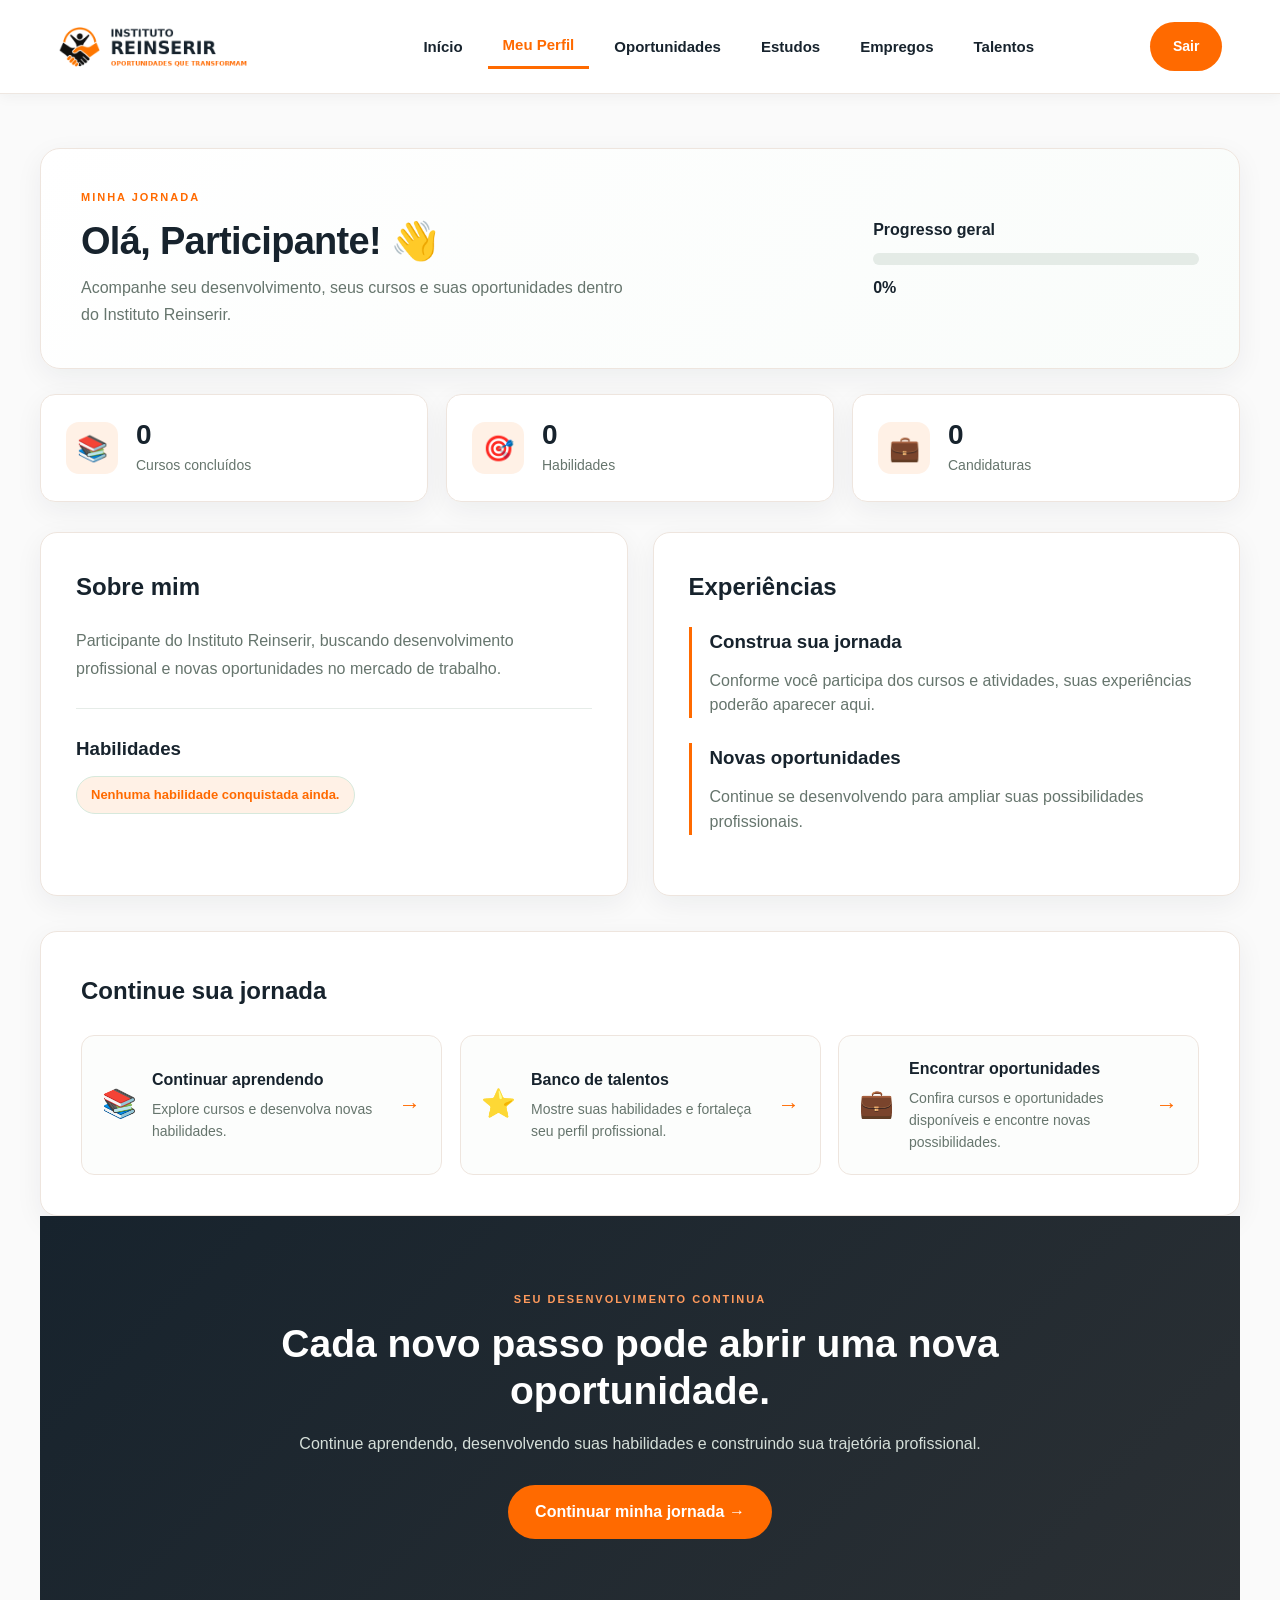
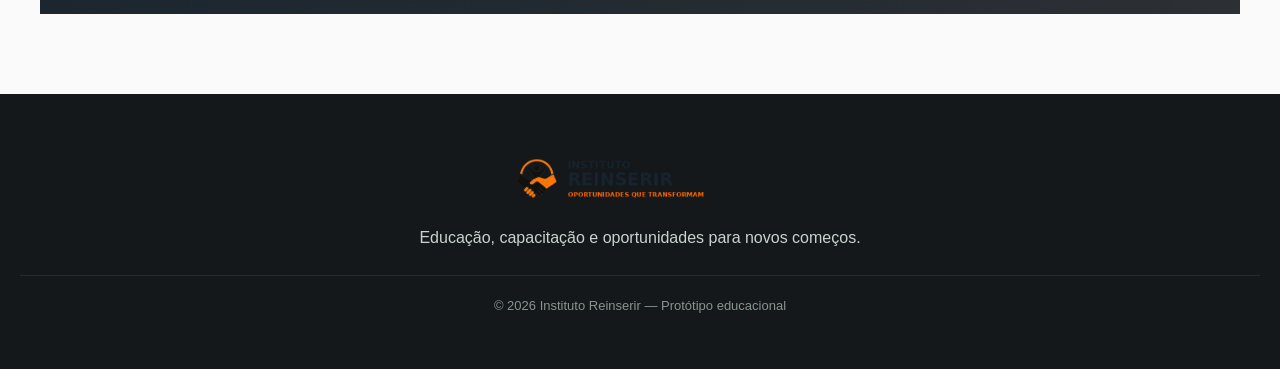
<file: perfil.html>
<!DOCTYPE html>
<html lang="pt-BR">

<head>

    <meta charset="UTF-8">

    <meta name="viewport" content="width=device-width, initial-scale=1.0">

    <title>Meu Perfil - Instituto Reinserir</title>

    <link rel="stylesheet" href="style.css">

</head>


<body>


    <!-- ==========================================
         MENU
    ========================================== -->

    <header>

        <a href="index.html" class="logo">
            <img src="logo-reinserir-horizontal.png" alt="Instituto Reinserir">
        </a>


        <nav>

            <a href="index.html">
                Início
            </a>

            <a href="perfil.html">
                Meu Perfil
            </a>

            <a href="oportunidades.html">
                Oportunidades
            </a>

            <a href="estudos.html">
                Estudos
            </a>

            <a href="empregos.html">
                Empregos
            </a>

            <a href="talentos.html">
                Talentos
            </a>

        </nav>


        <a href="login.html" class="botao-menu">
            Sair
        </a>

    </header>



    <!-- ==========================================
         CONTEÚDO PRINCIPAL
    ========================================== -->

    <main class="pagina-perfil">


        <!-- ==========================================
             TOPO DO PERFIL
        ========================================== -->

        <section class="perfil-topo">


            <div>

                <p class="subtitulo">
                    MINHA JORNADA
                </p>


                <h1>
                    Olá,
                    <span id="nome-usuario">
                        Participante
                    </span>!
                    👋
                </h1>


                <p>
                    Acompanhe seu desenvolvimento,
                    seus cursos e suas oportunidades
                    dentro do Instituto Reinserir.
                </p>

            </div>



            <!-- PROGRESSO GERAL -->

            <div class="progresso-geral">

                <p>
                    Progresso geral
                </p>


                <div class="barra">

                    <div class="progresso"></div>

                </div>


                <strong id="progresso-perfil">
                    0%
                </strong>

            </div>

        </section>



        <!-- ==========================================
             ESTATÍSTICAS
        ========================================== -->

        <section class="estatisticas">


            <div class="estatistica">

                <div class="estatistica-icone">
                    📚
                </div>


                <div>

                    <strong id="cursos-concluidos">
                        0
                    </strong>

                    <p>
                        Cursos concluídos
                    </p>

                </div>

            </div>



            <div class="estatistica">

                <div class="estatistica-icone">
                    🎯
                </div>


                <div>

                    <strong id="quantidade-habilidades">
                        0
                    </strong>

                    <p>
                        Habilidades
                    </p>

                </div>

            </div>



            <div class="estatistica">

                <div class="estatistica-icone">
                    💼
                </div>


                <div>

                    <strong id="quantidade-candidaturas">
                        0
                    </strong>

                    <p>
                        Candidaturas
                    </p>

                </div>

            </div>


        </section>



        <!-- ==========================================
             INFORMAÇÕES DO PERFIL
        ========================================== -->

        <section class="perfil-conteudo">


            <!-- SOBRE MIM -->

            <div class="perfil-card">


                <h2>
                    Sobre mim
                </h2>


                <p>
                    Participante do Instituto Reinserir,
                    buscando desenvolvimento profissional
                    e novas oportunidades no mercado
                    de trabalho.
                </p>


                <hr>


                <h3>
                    Habilidades
                </h3>


                <!--
                    As habilidades serão inseridas
                    automaticamente pelo JavaScript.
                -->

                <div
                    class="habilidades"
                    id="lista-habilidades"
                >

                    <span>
                        Nenhuma habilidade conquistada ainda.
                    </span>

                </div>


            </div>



            <!-- EXPERIÊNCIAS -->

            <div class="perfil-card">


                <h2>
                    Experiências
                </h2>


                <div class="experiencia">

                    <h3>
                        Construa sua jornada
                    </h3>

                    <p>
                        Conforme você participa dos cursos
                        e atividades, suas experiências
                        poderão aparecer aqui.
                    </p>

                </div>


                <div class="experiencia">

                    <h3>
                        Novas oportunidades
                    </h3>

                    <p>
                        Continue se desenvolvendo para
                        ampliar suas possibilidades
                        profissionais.
                    </p>

                </div>


            </div>


        </section>



        <!-- ==========================================
             ÁREA DE DESENVOLVIMENTO
        ========================================== -->

        <section class="proximos-passos">


            <h2>
                Continue sua jornada
            </h2>


            <div class="lista-passos">


                <!-- CURSOS -->

                <a
                    href="oportunidades.html"
                    class="passo-card"
                >

                    <div class="passo-icone">
                        📚
                    </div>


                    <div>

                        <h3>
                            Continuar aprendendo
                        </h3>

                        <p>
                            Explore cursos e desenvolva
                            novas habilidades.
                        </p>

                    </div>


                    <span>
                        →
                    </span>

                </a>



                <!-- TALENTOS -->

                <a
                    href="talentos.html"
                    class="passo-card"
                >

                    <div class="passo-icone">
                        ⭐
                    </div>


                    <div>

                        <h3>
                            Banco de talentos
                        </h3>

                        <p>
                            Mostre suas habilidades e
                            fortaleça seu perfil profissional.
                        </p>

                    </div>


                    <span>
                        →
                    </span>

                </a>



                <!-- VAGAS -->

                <a
                    href="oportunidades.html"
                    class="passo-card"
                >

                    <div class="passo-icone">
                        💼
                    </div>


                    <div>

                        <h3>
                            Encontrar oportunidades
                        </h3>

                        <p>
                            Confira cursos e oportunidades disponíveis
                            e encontre novas possibilidades.
                        </p>

                    </div>


                    <span>
                        →
                    </span>

                </a>


            </div>


        </section>



        <!-- ==========================================
             CHAMADA FINAL
        ========================================== -->

        <section class="chamada-final">


            <div>

                <p class="subtitulo">
                    SEU DESENVOLVIMENTO CONTINUA
                </p>


                <h2>
                    Cada novo passo pode abrir
                    uma nova oportunidade.
                </h2>


                <p>
                    Continue aprendendo, desenvolvendo
                    suas habilidades e construindo
                    sua trajetória profissional.
                </p>


                <a
                    href="oportunidades.html"
                    class="botao-principal"
                >
                    Continuar minha jornada →
                </a>

            </div>


        </section>


    </main>



    <!-- ==========================================
         RODAPÉ
    ========================================== -->

    <footer>

        <a href="index.html" class="logo">
            <img src="logo-reinserir-horizontal.png" alt="Instituto Reinserir">
        </a>


        <p>
            Educação, capacitação e oportunidades
            para novos começos.
        </p>


        <p class="copyright">
            © 2026 Instituto Reinserir —
            Protótipo educacional
        </p>

    </footer>



    <!-- SCRIPT -->

    <script src="script.js"></script>


</body>

</html>
</file>
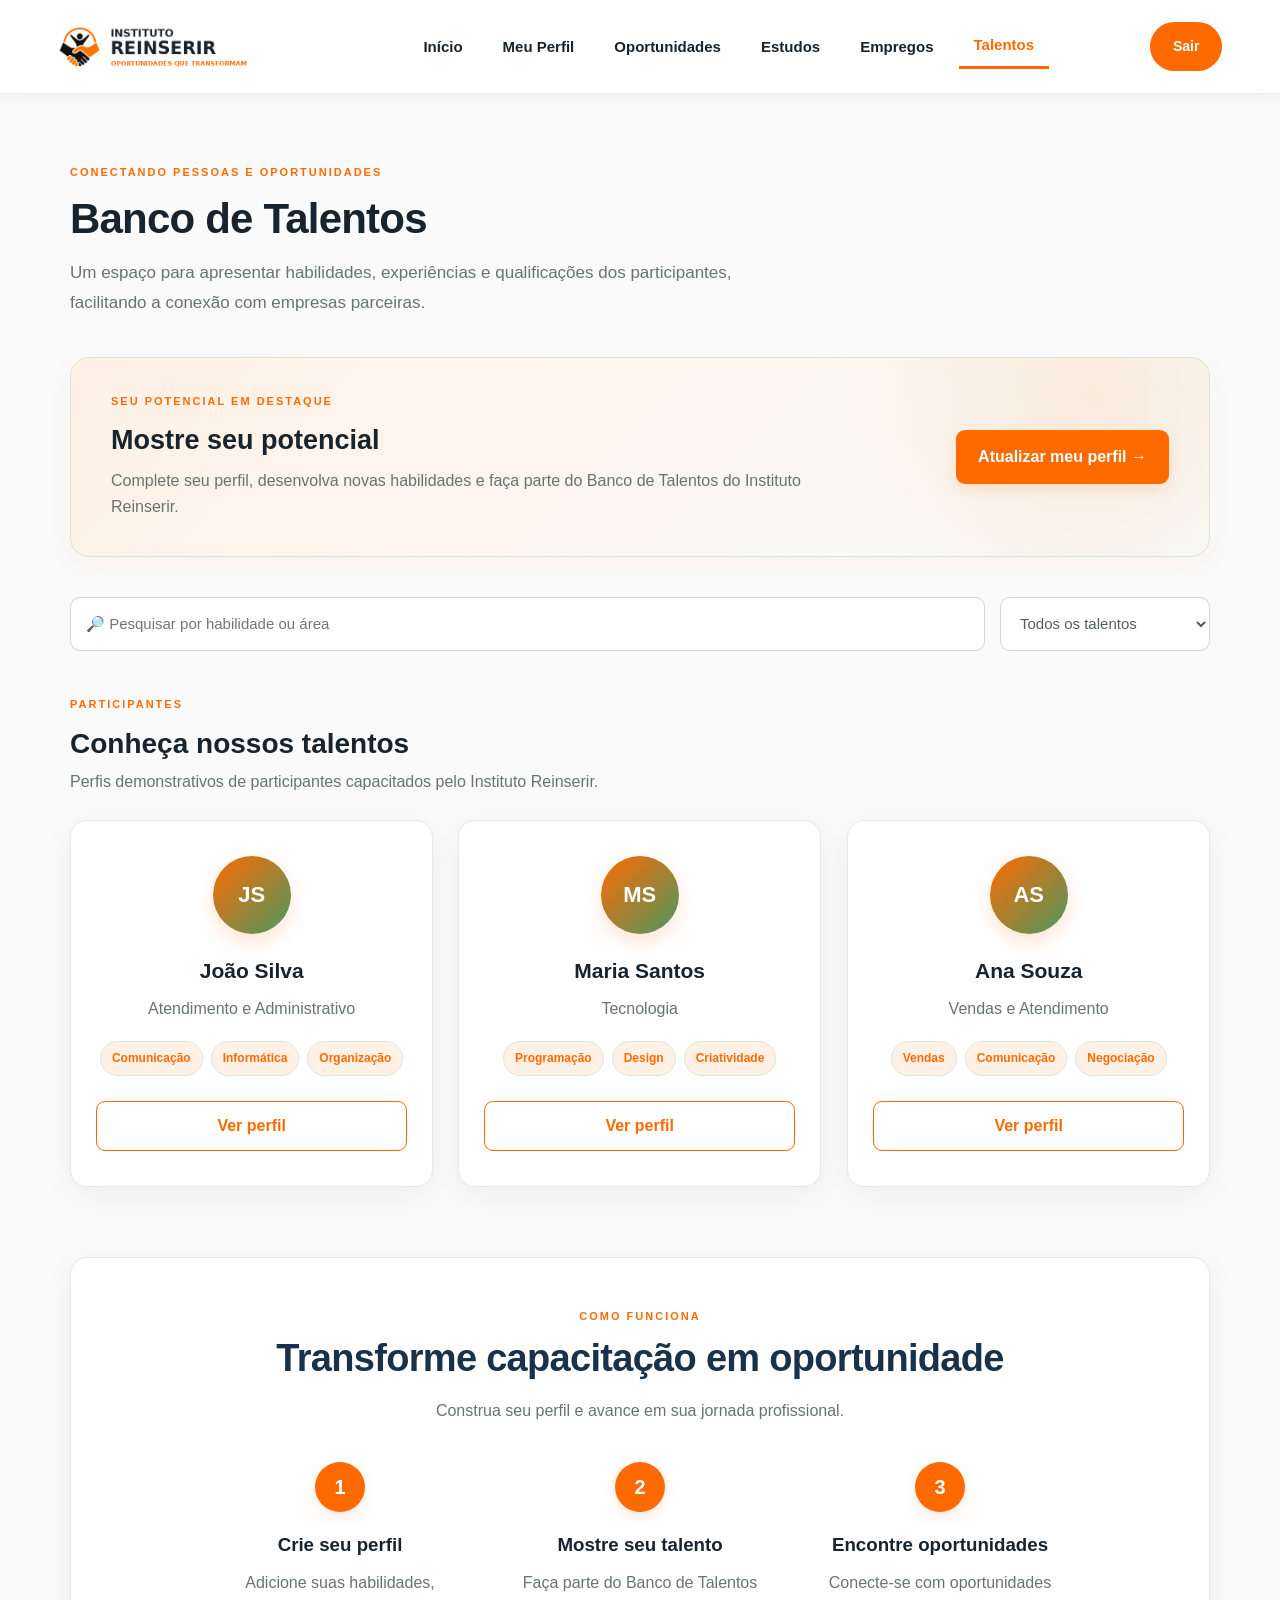
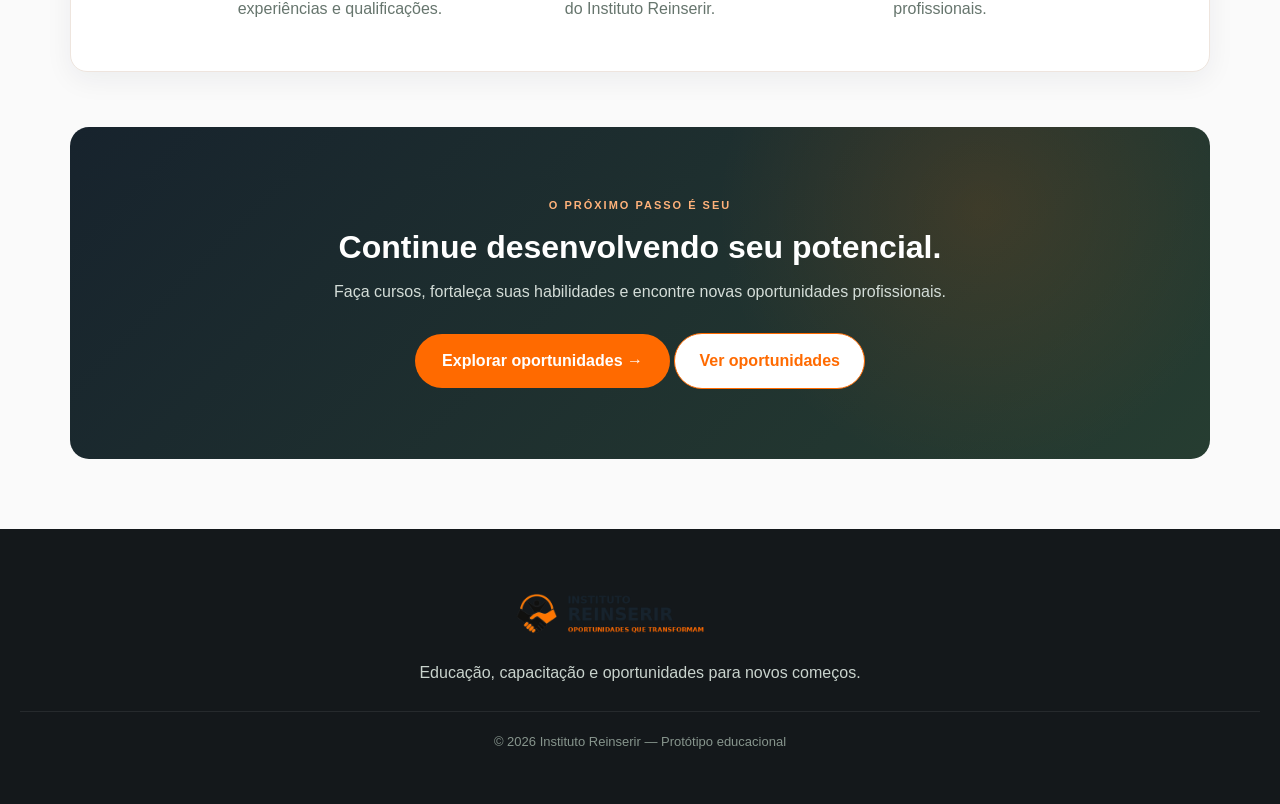
<file: talentos.html>
<!DOCTYPE html>
<html lang="pt-BR">

<head>

    <meta charset="UTF-8">

    <meta
        name="viewport"
        content="width=device-width, initial-scale=1.0"
    >

    <title>Banco de Talentos - Instituto Reinserir</title>

    <link rel="stylesheet" href="style.css">

</head>


<body>


    <!-- ==========================================
         MENU
    ========================================== -->

    <header>

        <a href="index.html" class="logo"><img src="logo-reinserir-horizontal.png" alt="Instituto Reinserir"></a>


        <nav>

            <a href="index.html">
                Início
            </a>

            <a href="perfil.html">
                Meu Perfil
            </a>

            <a href="oportunidades.html">Oportunidades</a>

            <a href="estudos.html">
                Estudos
            </a>

            <a href="empregos.html">
                Empregos
            </a>

            <a href="talentos.html">
                Talentos
            </a>

        </nav>


        <a
            href="login.html"
            class="botao-menu"
        >
            Sair
        </a>

    </header>



    <!-- ==========================================
         CONTEÚDO PRINCIPAL
    ========================================== -->

    <main class="pagina-talentos">


        <!-- ==========================================
             TOPO
        ========================================== -->

        <section class="talentos-topo">

            <p class="subtitulo">
                CONECTANDO PESSOAS E OPORTUNIDADES
            </p>


            <h1>
                Banco de Talentos
            </h1>


            <p>
                Um espaço para apresentar habilidades,
                experiências e qualificações dos
                participantes, facilitando a conexão
                com empresas parceiras.
            </p>

        </section>



        <!-- ==========================================
             DESTAQUE
        ========================================== -->

        <section class="talentos-destaque">


            <div>

                <p class="subtitulo">
                    SEU POTENCIAL EM DESTAQUE
                </p>


                <h2>
                    Mostre seu potencial
                </h2>


                <p>
                    Complete seu perfil, desenvolva novas
                    habilidades e faça parte do Banco de
                    Talentos do Instituto Reinserir.
                </p>

            </div>


            <a
                href="perfil.html"
                class="botao-talentos"
            >
                Atualizar meu perfil →
            </a>


        </section>



        <!-- ==========================================
             PESQUISA E FILTROS
        ========================================== -->

        <section class="pesquisa-talentos">


            <input
                type="text"
                placeholder="🔎 Pesquisar por habilidade ou área"
            >


            <select>

                <option>
                    Todos os talentos
                </option>

                <option>
                    Tecnologia
                </option>

                <option>
                    Administrativo
                </option>

                <option>
                    Atendimento
                </option>

                <option>
                    Vendas
                </option>

            </select>


        </section>



        <!-- ==========================================
             TÍTULO DOS PARTICIPANTES
        ========================================== -->

        <section class="titulo-talentos">

            <p class="subtitulo">
                PARTICIPANTES
            </p>


            <h2>
                Conheça nossos talentos
            </h2>


            <p>
                Perfis demonstrativos de participantes
                capacitados pelo Instituto Reinserir.
            </p>

        </section>



        <!-- ==========================================
             PARTICIPANTES
        ========================================== -->

        <section class="grade-talentos">


            <!-- TALENTO 1 -->

            <div class="talento-card">


                <div class="talento-avatar">
                    JS
                </div>


                <h2>
                    João Silva
                </h2>


                <p class="area-talento">
                    Atendimento e Administrativo
                </p>


                <div class="talento-habilidades">

                    <span>
                        Comunicação
                    </span>

                    <span>
                        Informática
                    </span>

                    <span>
                        Organização
                    </span>

                </div>


                <button
                    class="botao-ver-perfil"
                >
                    Ver perfil
                </button>


            </div>



            <!-- TALENTO 2 -->

            <div class="talento-card">


                <div class="talento-avatar">
                    MS
                </div>


                <h2>
                    Maria Santos
                </h2>


                <p class="area-talento">
                    Tecnologia
                </p>


                <div class="talento-habilidades">

                    <span>
                        Programação
                    </span>

                    <span>
                        Design
                    </span>

                    <span>
                        Criatividade
                    </span>

                </div>


                <button
                    class="botao-ver-perfil"
                >
                    Ver perfil
                </button>


            </div>



            <!-- TALENTO 3 -->

            <div class="talento-card">


                <div class="talento-avatar">
                    AS
                </div>


                <h2>
                    Ana Souza
                </h2>


                <p class="area-talento">
                    Vendas e Atendimento
                </p>


                <div class="talento-habilidades">

                    <span>
                        Vendas
                    </span>

                    <span>
                        Comunicação
                    </span>

                    <span>
                        Negociação
                    </span>

                </div>


                <button
                    class="botao-ver-perfil"
                >
                    Ver perfil
                </button>


            </div>


        </section>



        <!-- ==========================================
             COMO FUNCIONA
        ========================================== -->

        <section class="como-funciona-talentos">


            <div class="titulo-secao">

                <p>
                    COMO FUNCIONA
                </p>


                <h2>
                    Transforme capacitação em oportunidade
                </h2>


                <span>
                    Construa seu perfil e avance em sua
                    jornada profissional.
                </span>

            </div>



            <div class="etapas-talentos">


                <!-- ETAPA 1 -->

                <div>

                    <div class="etapa-numero">
                        1
                    </div>


                    <h3>
                        Crie seu perfil
                    </h3>


                    <p>
                        Adicione suas habilidades,
                        experiências e qualificações.
                    </p>

                </div>



                <!-- ETAPA 2 -->

                <div>

                    <div class="etapa-numero">
                        2
                    </div>


                    <h3>
                        Mostre seu talento
                    </h3>


                    <p>
                        Faça parte do Banco de Talentos
                        do Instituto Reinserir.
                    </p>

                </div>



                <!-- ETAPA 3 -->

                <div>

                    <div class="etapa-numero">
                        3
                    </div>


                    <h3>
                        Encontre oportunidades
                    </h3>


                    <p>
                        Conecte-se com oportunidades
                        profissionais.
                    </p>

                </div>


            </div>


        </section>



        <!-- ==========================================
             CHAMADA FINAL
        ========================================== -->

        <section class="talentos-final">


            <p class="subtitulo">
                O PRÓXIMO PASSO É SEU
            </p>


            <h2>
                Continue desenvolvendo seu potencial.
            </h2>


            <p>
                Faça cursos, fortaleça suas habilidades
                e encontre novas oportunidades
                profissionais.
            </p>


            <div class="talentos-final-botoes">

                <a
                    href="oportunidades.html"
                    class="botao-principal"
                >
                    Explorar oportunidades →
                </a>


                <a
                    href="oportunidades.html"
                    class="botao-secundario"
                >
                    Ver oportunidades
                </a>

            </div>


        </section>


    </main>



    <!-- ==========================================
         RODAPÉ
    ========================================== -->

    <footer>


        <a href="index.html" class="logo"><img src="logo-reinserir-horizontal.png" alt="Instituto Reinserir"></a>


        <p>
            Educação, capacitação e oportunidades
            para novos começos.
        </p>


        <p class="copyright">
            © 2026 Instituto Reinserir —
            Protótipo educacional
        </p>


    </footer>



    <!-- SCRIPT -->

    <script src="script.js"></script>


</body>

</html>
</file>
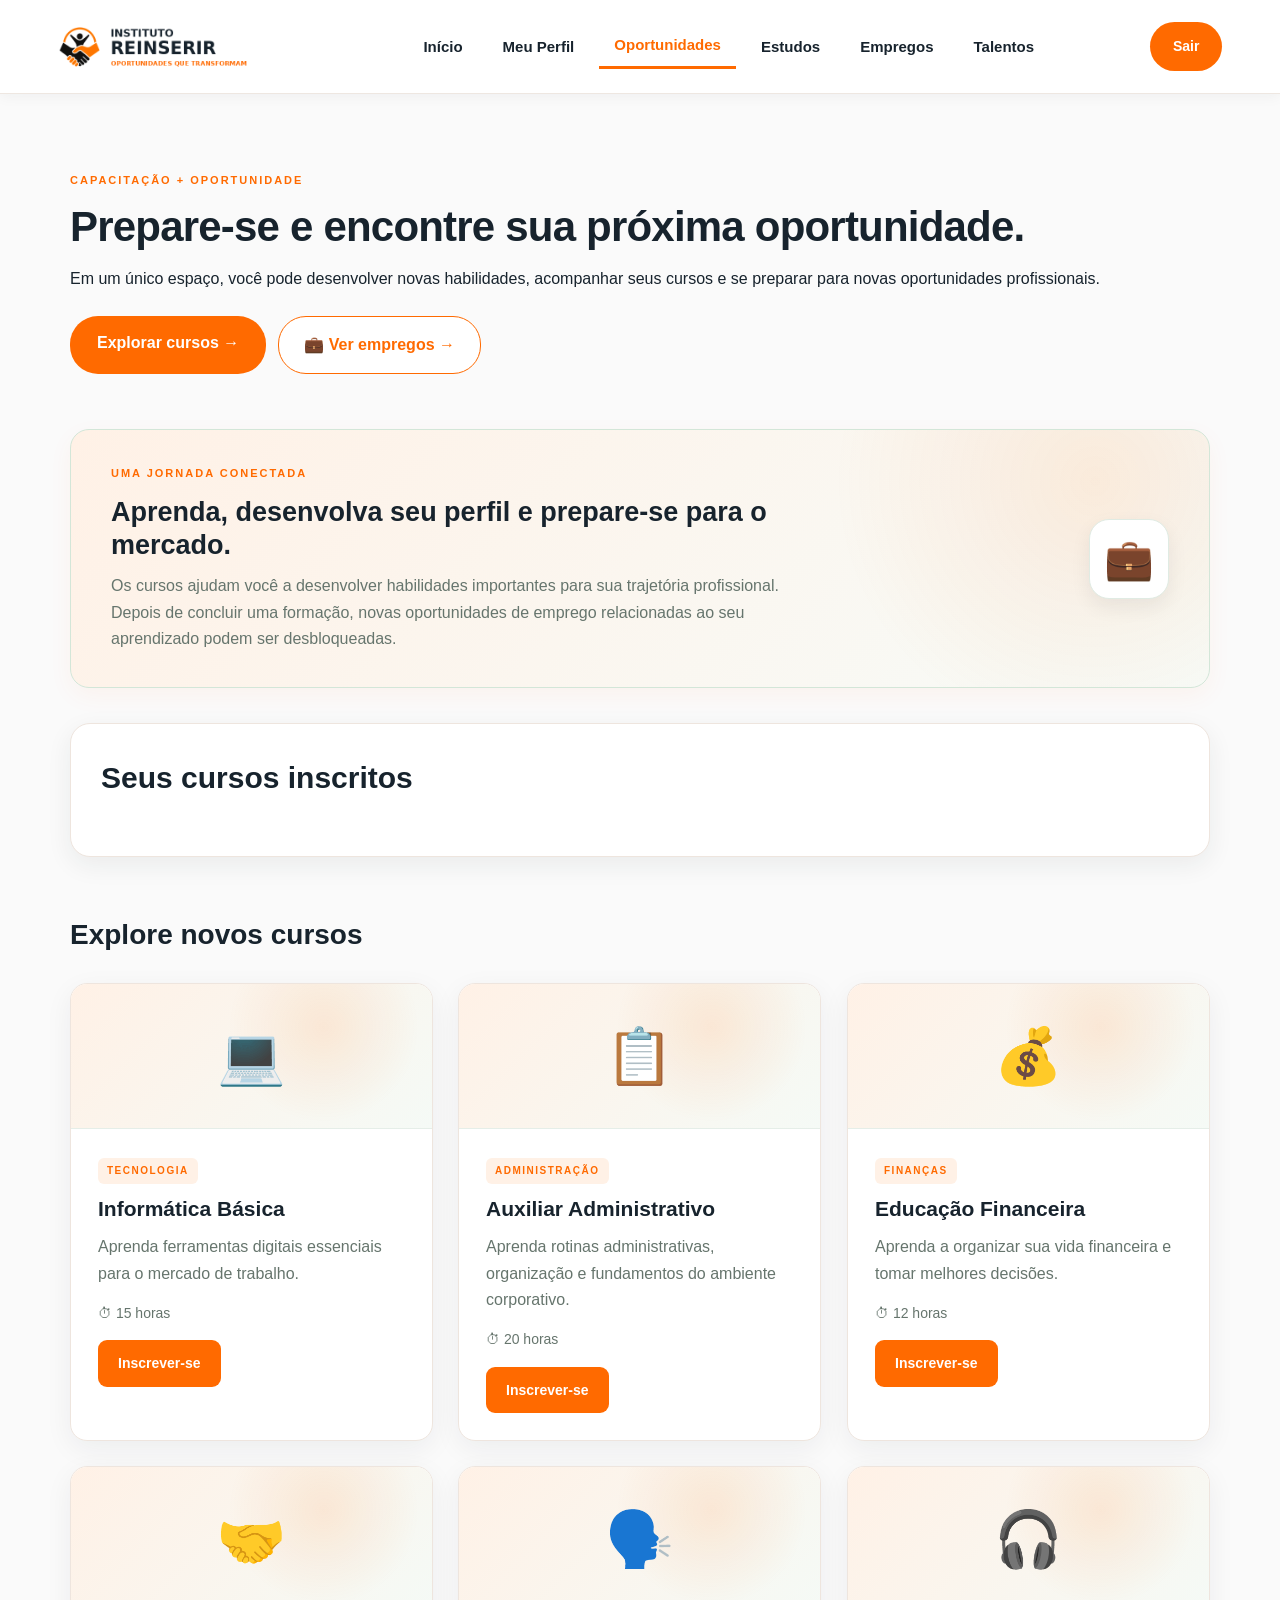
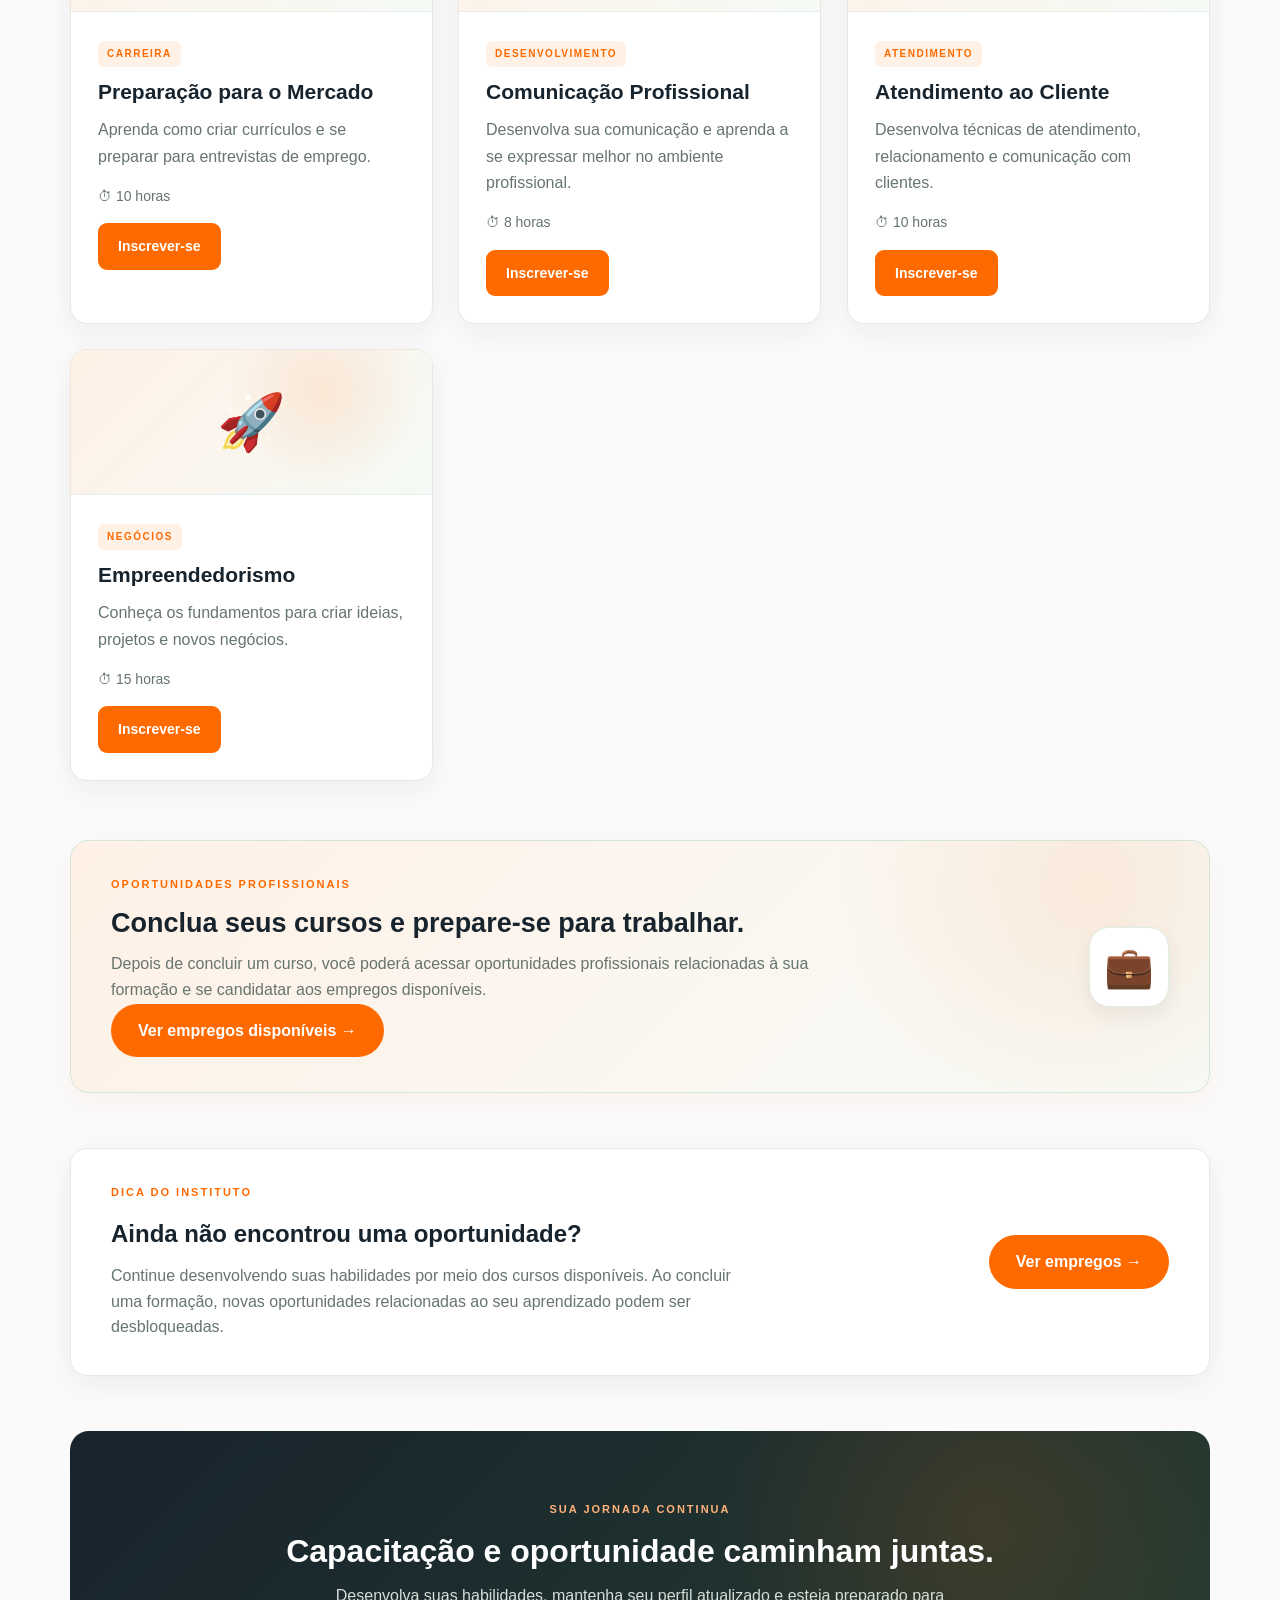
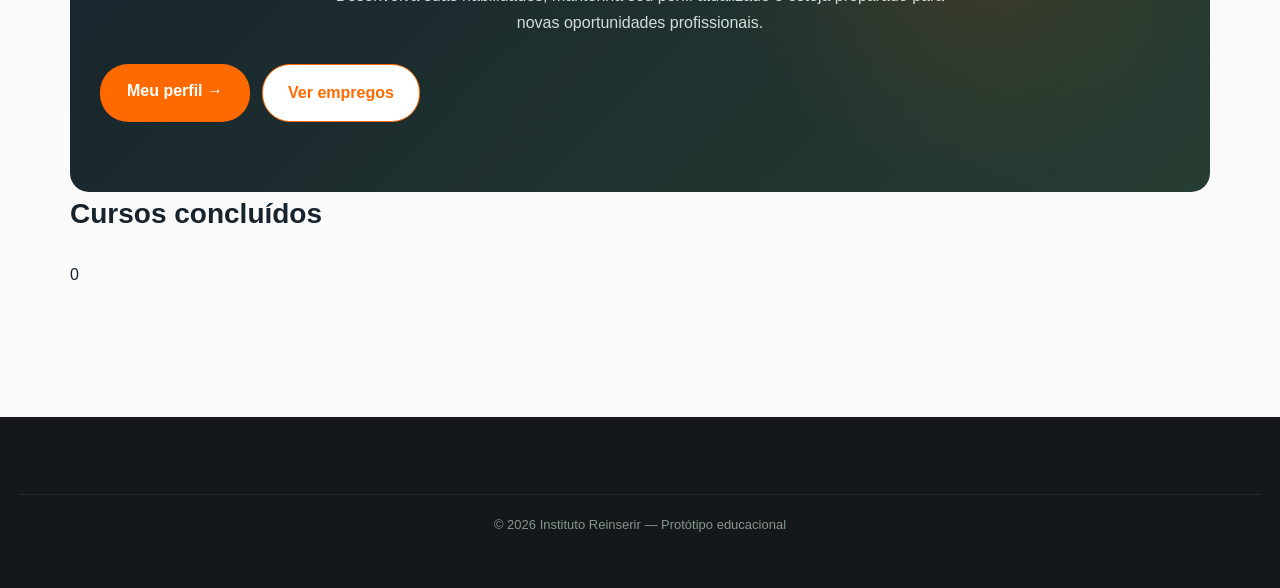
<file: vagas.html>
<!DOCTYPE html>
<html lang="pt-BR">
<head>
<meta charset="UTF-8">
<meta name="viewport" content="width=device-width, initial-scale=1.0">
<title>Oportunidades - Instituto Reinserir</title>
<meta http-equiv="refresh" content="0; url=oportunidades.html">
<script>window.location.replace("oportunidades.html");</script>
</head>
<body>
<p>Redirecionando para <a href="oportunidades.html">Oportunidades</a>...</p>
</body>
</html>
</file>
<file: style.css>
/* =========================================================
   INSTITUTO REINSERIR
   IDENTIDADE VISUAL — VERSÃO FINAL
========================================================= */

:root {
    --verde: #ff6a00;
    --verde-escuro: #e85d00;
    --verde-profundo: #c94f00;
    --verde-claro: #fff1e6;
    --verde-fundo: #fff7ef;
    --verde-suave: #fffaf6;

    --texto: #17232d;
    --texto-secundario: #66756d;
    --texto-claro: #8a9891;

    --branco: #ffffff;
    --borda: #eee5de;
    --borda-forte: #e3d4c9;

    --cinza-fundo: #fafafa;
    --cinza-tag: #f3f3f3;

    --vermelho: #b9382d;
    --vermelho-claro: #fff1ef;

    --sombra: 0 8px 28px rgba(23, 35, 45, 0.06);
    --sombra-media: 0 12px 35px rgba(23, 35, 45, 0.09);
    --sombra-forte: 0 20px 50px rgba(23, 35, 45, 0.12);

    --raio: 16px;
    --raio-pequeno: 9px;
}


/* =========================================================
   RESET
========================================================= */

* {
    margin: 0;
    padding: 0;
    box-sizing: border-box;
}

html {
    scroll-behavior: smooth;
}

body {
    font-family: Arial, sans-serif;
    background-color: var(--cinza-fundo);
    color: var(--texto);
    line-height: 1.6;
    -webkit-font-smoothing: antialiased;
}

a,
button,
input,
select {
    font-family: inherit;
}

a {
    transition: all 0.25s ease;
}

button,
input,
select {
    font-size: inherit;
}

button {
    cursor: pointer;
}

::selection {
    background-color: var(--verde);
    color: white;
}


/* =========================================================
   ACESSIBILIDADE
========================================================= */

a:focus-visible,
button:focus-visible,
input:focus-visible,
select:focus-visible {
    outline: 3px solid rgba(255, 106, 0, 0.25);
    outline-offset: 3px;
}


/* =========================================================
   MENU
========================================================= */

header {
    min-height: 76px;

    display: flex;
    align-items: center;
    justify-content: space-between;

    gap: 25px;

    padding: 0 7%;

    background-color: rgba(255, 255, 255, 0.97);

    border-bottom: 1px solid rgba(225, 233, 228, 0.8);

    box-shadow: 0 3px 18px rgba(23, 35, 45, 0.05);

    position: relative;
    z-index: 10;
}

.logo {
    display: inline-flex;
    align-items: center;
    text-decoration: none;
    white-space: nowrap;
    flex-shrink: 0;
}

.logo img {
    display: block;
    width: 210px;
    height: auto;
    max-width: 100%;
}

.logo span {
    color: var(--verde);
}

nav {
    display: flex;
    align-items: center;
    justify-content: center;
    gap: 5px;
}

nav a {
    text-decoration: none;

    color: #53605a;

    font-size: 14px;
    font-weight: 600;

    padding: 9px 12px;

    border-radius: 9px;

    transition: all 0.25s ease;
}

nav a:hover {
    color: var(--verde);
    background-color: var(--verde-claro);
}

nav a.menu-ativo {
    background-color: var(--verde);
    color: white;

    padding: 9px 14px;

    border-radius: 9px;

    font-weight: 700;

    box-shadow: 0 4px 12px rgba(255, 106, 0, 0.18);
}

nav a.menu-ativo:hover {
    background-color: var(--verde-escuro);
    color: white;

    transform: translateY(-1px);
}


/* =========================================================
   BOTÃO DO MENU
========================================================= */

.botao-menu {
    display: inline-block;

    text-decoration: none;

    background-color: var(--verde);
    color: white;

    padding: 10px 21px;

    border-radius: 9px;

    font-size: 14px;
    font-weight: 700;

    box-shadow: 0 4px 12px rgba(255, 106, 0, 0.15);

    transition: all 0.25s ease;
}

.botao-menu:hover {
    background-color: var(--verde-escuro);
    color: white;

    transform: translateY(-2px);

    box-shadow: 0 7px 18px rgba(255, 106, 0, 0.22);
}


/* =========================================================
   ELEMENTOS GERAIS
========================================================= */

.subtitulo {
    color: var(--verde);

    font-weight: 800;

    letter-spacing: 2px;

    font-size: 11px;

    margin-bottom: 13px;
}

.botao-principal,
.botao-secundario,
.botao-login,
.botao-talentos,
.botao-meta {
    display: inline-block;

    text-decoration: none;

    border-radius: 10px;

    font-weight: 700;

    transition: all 0.25s ease;
}

.botao-principal {
    background-color: var(--verde);
    color: white;

    padding: 15px 25px;

    box-shadow: 0 7px 18px rgba(255, 106, 0, 0.18);
}

.botao-principal:hover {
    background-color: var(--verde-escuro);
    color: white;

    transform: translateY(-3px);

    box-shadow: 0 11px 25px rgba(255, 106, 0, 0.24);
}

.botao-secundario {
    background-color: white;
    color: var(--verde);

    padding: 14px 24px;

    border: 1px solid #f0cdb6;
}

.botao-secundario:hover {
    background-color: var(--verde-claro);
    border-color: var(--verde);

    color: var(--verde-escuro);

    transform: translateY(-2px);
}

.hero-botoes {
    display: flex;
    gap: 13px;
    flex-wrap: wrap;
}


/* =========================================================
   HOME — HERO
========================================================= */

.hero {
    min-height: 590px;

    display: flex;
    align-items: center;

    padding: 90px 12%;

    background:
        radial-gradient(
            circle at 84% 24%,
            rgba(255, 106, 0, 0.13),
            transparent 27%
        ),
        radial-gradient(
            circle at 70% 90%,
            rgba(255, 106, 0, 0.07),
            transparent 25%
        ),
        linear-gradient(
            120deg,
            #fff1e6 0%,
            #f7fbf8 48%,
            #ffffff 100%
        );
}

.hero-texto {
    max-width: 760px;
}

.hero h1 {
    font-size: 56px;
    line-height: 1.06;

    letter-spacing: -1.8px;

    margin-bottom: 25px;
}

.hero h1 span {
    color: var(--verde);
}

.descricao {
    max-width: 650px;

    color: var(--texto-secundario);

    font-size: 18px;

    line-height: 1.75;

    margin-bottom: 35px;
}


/* =========================================================
   SOBRE
========================================================= */

.sobre {
    padding: 100px 10%;

    background-color: white;
}

.titulo-secao {
    text-align: center;

    max-width: 850px;

    margin: 0 auto 55px;
}

.titulo-secao p {
    color: var(--verde);

    font-size: 11px;

    font-weight: 800;

    letter-spacing: 2px;

    margin-bottom: 12px;
}

.titulo-secao h2 {
    font-size: 38px;

    line-height: 1.15;

    letter-spacing: -0.7px;
}

.titulo-secao span {
    display: block;

    max-width: 680px;

    margin: 16px auto 0;

    color: var(--texto-secundario);

    line-height: 1.7;
}


/* =========================================================
   CARDS DA HOME
========================================================= */

.cards {
    display: flex;

    justify-content: center;

    gap: 25px;

    flex-wrap: wrap;
}

.card {
    width: 320px;

    padding: 35px;

    background-color: white;

    border: 1px solid var(--borda);

    border-radius: var(--raio);

    box-shadow: var(--sombra);

    transition: all 0.3s ease;
}

.card:hover {
    transform: translateY(-8px);

    border-color: #f1c6a9;

    box-shadow: var(--sombra-forte);
}

.icone {
    width: 58px;
    height: 58px;

    display: flex;
    align-items: center;
    justify-content: center;

    background:
        linear-gradient(
            135deg,
            var(--verde-claro),
            #f4faf5
        );

    border: 1px solid #f6d5c0;

    border-radius: 15px;

    font-size: 29px;

    margin-bottom: 22px;
}

.card h3 {
    font-size: 21px;

    margin-bottom: 11px;
}

.card p {
    color: var(--texto-secundario);

    line-height: 1.7;

    margin-bottom: 18px;
}

.card a {
    color: var(--verde);

    text-decoration: none;

    font-weight: 700;
}

.card a:hover {
    color: var(--verde-escuro);
}


/* =========================================================
   JORNADA
========================================================= */

.jornada {
    padding: 100px 10%;

    background:
        linear-gradient(
            180deg,
            var(--verde-fundo),
            #f8fbf9
        );
}

.passos {
    display: flex;

    justify-content: center;

    gap: 25px;

    flex-wrap: wrap;
}

.passo {
    max-width: 220px;

    text-align: center;
}

.numero {
    width: 58px;
    height: 58px;

    margin: 0 auto 20px;

    display: flex;
    align-items: center;
    justify-content: center;

    background:
        linear-gradient(
            135deg,
            var(--verde),
            #ff8533
        );

    color: white;

    border-radius: 50%;

    font-size: 20px;
    font-weight: 800;

    box-shadow: 0 7px 18px rgba(255, 106, 0, 0.2);
}

.passo h3 {
    margin-bottom: 9px;
}

.passo p {
    color: var(--texto-secundario);

    line-height: 1.6;
}


/* =========================================================
   CHAMADA FINAL
========================================================= */

.chamada-final {
    padding: 95px 10%;

    background:
        radial-gradient(
            circle at 80% 30%,
            rgba(255, 106, 0, 0.13),
            transparent 28%
        ),
        linear-gradient(
            135deg,
            #17232d,
            #2a2f33
        );

    color: white;

    text-align: center;
}

.chamada-final > div {
    max-width: 760px;

    margin: auto;
}

.chamada-final .subtitulo {
    color: #ffb27a;
}

.chamada-final h2 {
    font-size: 39px;

    line-height: 1.2;

    margin-bottom: 15px;
}

.chamada-final p:not(.subtitulo) {
    color: #d5dfd9;

    line-height: 1.7;

    margin-bottom: 28px;
}


/* =========================================================
   RODAPÉ
========================================================= */

footer {
    background-color: #171717;

    color: white;

    text-align: center;

    padding: 52px 20px;
}

footer .logo {
    margin-bottom: 15px;
}

footer > p {
    color: #c9d3cd;
}

footer .copyright {
    margin-top: 25px;

    padding-top: 20px;

    border-top: 1px solid rgba(255, 255, 255, 0.08);

    font-size: 13px;

    color: #87958d;
}


/* =========================================================
   LOGIN
========================================================= */

.pagina-login {
    min-height: calc(100vh - 76px);

    display: flex;

    justify-content: center;

    align-items: center;

    padding: 75px 20px;

    background:
        radial-gradient(
            circle at 15% 20%,
            rgba(255, 106, 0, 0.12),
            transparent 25%
        ),
        radial-gradient(
            circle at 85% 80%,
            rgba(255, 106, 0, 0.08),
            transparent 25%
        ),
        linear-gradient(
            120deg,
            #fff1e6,
            #ffffff
        );
}

.caixa-login {
    width: 100%;

    max-width: 480px;

    background-color: white;

    padding: 45px;

    border: 1px solid var(--borda);

    border-radius: 20px;

    box-shadow: var(--sombra-forte);
}

.caixa-login h1 {
    font-size: 32px;

    line-height: 1.2;

    margin-bottom: 12px;
}

.texto-login {
    color: var(--texto-secundario);

    line-height: 1.65;

    margin-bottom: 30px;
}


/* =========================================================
   FORMULÁRIOS
========================================================= */

form {
    display: flex;

    flex-direction: column;
}

form label {
    font-weight: 700;

    margin-bottom: 8px;
}

form input {
    width: 100%;

    padding: 14px 15px;

    background-color: #fcfdfc;

    border: 1px solid #d1dbd5;

    border-radius: 10px;

    font-size: 15px;

    margin-bottom: 20px;

    outline: none;

    transition: all 0.25s ease;
}

form input:hover {
    border-color: #b9cbc0;
}

form input:focus {
    background-color: white;

    border-color: var(--verde);

    box-shadow:
        0 0 0 3px rgba(255, 106, 0, 0.1);
}

.botao-login {
    width: 100%;

    text-align: center;

    background-color: var(--verde);

    color: white;

    padding: 15px;

    border: none;

    border-radius: 10px;

    font-weight: 700;

    box-shadow: 0 6px 16px rgba(255, 106, 0, 0.17);
}

.botao-login:hover {
    background-color: var(--verde-escuro);

    color: white;

    transform: translateY(-2px);
}

.cadastro-texto {
    text-align: center;

    margin-top: 25px;

    color: var(--texto-secundario);
}

.cadastro-texto a {
    color: var(--verde);

    font-weight: 700;

    text-decoration: none;
}

.cadastro-texto a:hover {
    color: var(--verde-escuro);

    text-decoration: underline;
}


/* =========================================================
   PERFIL
========================================================= */

.pagina-perfil {
    max-width: 1200px;

    margin: auto;

    padding: 70px 30px;
}

.perfil-topo {
    display: flex;

    justify-content: space-between;

    align-items: center;

    gap: 35px;

    background:
        linear-gradient(
            135deg,
            #ffffff,
            #f9fcfa
        );

    padding: 40px;

    border: 1px solid var(--borda);

    border-radius: 20px;

    box-shadow: var(--sombra);

    margin-bottom: 25px;
}

.perfil-topo h1 {
    font-size: 38px;

    line-height: 1.15;

    margin-bottom: 12px;

    letter-spacing: -0.7px;
}

.perfil-topo > div:first-child > p:last-child {
    color: var(--texto-secundario);

    max-width: 550px;

    line-height: 1.65;
}

.progresso-geral {
    min-width: 270px;
}

.progresso-geral p {
    font-weight: 700;

    margin-bottom: 10px;
}

.barra {
    width: 100%;

    height: 11px;

    background-color: #e4ebe6;

    border-radius: 20px;

    overflow: hidden;

    margin-bottom: 10px;
}

.progresso {
    width: 65%;

    height: 100%;

    background:
        linear-gradient(
            90deg,
            var(--verde),
            #5aaa70
        );

    border-radius: 20px;
}

.estatisticas {
    display: flex;

    gap: 18px;

    margin-bottom: 30px;
}

.estatistica {
    flex: 1;

    display: flex;

    align-items: center;

    gap: 18px;

    background-color: white;

    padding: 25px;

    border: 1px solid var(--borda);

    border-radius: 15px;

    box-shadow: var(--sombra);

    transition: all 0.25s ease;
}

.estatistica:hover {
    transform: translateY(-3px);

    box-shadow: var(--sombra-media);
}

.estatistica-icone {
    width: 52px;
    height: 52px;

    display: flex;

    align-items: center;
    justify-content: center;

    background-color: var(--verde-claro);

    border-radius: 13px;

    font-size: 25px;
}

.estatistica strong {
    display: block;

    font-size: 28px;

    line-height: 1.1;

    margin-bottom: 3px;
}

.estatistica p {
    color: var(--texto-secundario);

    font-size: 14px;
}

.perfil-conteudo {
    display: grid;

    grid-template-columns: 1fr 1fr;

    gap: 25px;

    margin-bottom: 35px;
}

.perfil-card {
    background-color: white;

    padding: 35px;

    border: 1px solid var(--borda);

    border-radius: 17px;

    box-shadow: var(--sombra);
}

.perfil-card h2 {
    margin-bottom: 20px;
}

.perfil-card > p {
    color: var(--texto-secundario);

    line-height: 1.75;
}

.perfil-card hr {
    border: none;

    border-top: 1px solid #e6ece8;

    margin: 25px 0;
}

.perfil-card h3 {
    margin-bottom: 12px;
}

.habilidades {
    display: flex;

    flex-wrap: wrap;

    gap: 9px;
}

.habilidades span {
    background-color: var(--verde-claro);

    color: var(--verde);

    padding: 8px 14px;

    border: 1px solid #d7e9dc;

    border-radius: 20px;

    font-size: 13px;

    font-weight: 700;
}

.experiencia {
    border-left: 3px solid var(--verde);

    padding-left: 18px;

    margin-bottom: 25px;
}

.experiencia p {
    color: var(--texto-secundario);

    line-height: 1.55;
}

.proximos-passos {
    background-color: white;

    padding: 40px;

    border: 1px solid var(--borda);

    border-radius: 17px;

    box-shadow: var(--sombra);
}

.proximos-passos h2 {
    margin-bottom: 25px;
}

.lista-passos {
    display: flex;

    gap: 18px;

    flex-wrap: wrap;
}

.passo-card {
    flex: 1;

    display: flex;

    align-items: center;

    gap: 15px;

    min-width: 220px;

    padding: 20px;

    border: 1px solid var(--borda);

    border-radius: 13px;

    text-decoration: none;

    color: var(--texto);

    background-color: #fcfdfc;

    transition: all 0.25s ease;
}

.passo-card:hover {
    transform: translateY(-5px);

    border-color: #a9c7b2;

    background-color: white;

    box-shadow: var(--sombra);
}

.passo-icone {
    font-size: 28px;
}

.passo-card h3 {
    font-size: 16px;

    margin-bottom: 5px;
}

.passo-card p {
    font-size: 14px;

    color: var(--texto-secundario);
}

.passo-card > span {
    margin-left: auto;

    color: var(--verde);

    font-size: 22px;
}


/* =========================================================
   CURSOS
========================================================= */

.pagina-cursos {
    max-width: 1200px;

    margin: auto;

    padding: 70px 30px;
}

.cursos-topo {
    margin-bottom: 55px;
}

.cursos-topo h1 {
    font-size: 42px;

    line-height: 1.15;

    margin-bottom: 15px;

    letter-spacing: -0.8px;
}

.cursos-topo > p:last-child {
    max-width: 650px;

    color: var(--texto-secundario);

    line-height: 1.75;

    font-size: 17px;
}

.secao-cursos {
    margin-bottom: 60px;
}

.secao-cursos h2 {
    font-size: 28px;

    margin-bottom: 25px;
}

.grade-cursos {
    display: grid;

    grid-template-columns: repeat(3, 1fr);

    gap: 25px;
}

.curso-card {
    background-color: white;

    border: 1px solid var(--borda);

    border-radius: 17px;

    overflow: hidden;

    box-shadow: var(--sombra);

    transition: all 0.3s ease;
}

.curso-card:hover {
    transform: translateY(-7px);

    box-shadow: var(--sombra-forte);

    border-color: #c5dacf;
}

.curso-imagem {
    height: 145px;

    display: flex;

    justify-content: center;

    align-items: center;

    background:
        radial-gradient(
            circle at 70% 30%,
            rgba(255, 106, 0, 0.11),
            transparent 35%
        ),
        linear-gradient(
            135deg,
            #fff1e6,
            #f5faf6
        );

    border-bottom: 1px solid #e5eee8;

    font-size: 55px;
}

.curso-conteudo {
    padding: 27px;
}

.categoria {
    display: inline-block;

    font-size: 10px;

    font-weight: 800;

    letter-spacing: 1.5px;

    color: var(--verde);

    background-color: var(--verde-claro);

    padding: 5px 9px;

    border-radius: 6px;
}

.curso-conteudo h3 {
    font-size: 21px;

    line-height: 1.25;

    margin: 12px 0;
}

.curso-conteudo p {
    color: var(--texto-secundario);

    line-height: 1.65;
}

.destaque {
    grid-column: span 3;

    display: flex;
}

.destaque .curso-imagem {
    width: 280px;

    height: auto;

    min-height: 230px;

    font-size: 75px;
}

.destaque .curso-conteudo {
    flex: 1;
}

.curso-progresso {
    display: flex;

    align-items: center;

    gap: 12px;

    margin: 20px 0;
}

.curso-barra {
    flex: 1;

    height: 9px;

    background-color: #e3e9e5;

    border-radius: 20px;

    overflow: hidden;
}

.curso-progresso-atual {
    height: 100%;

    background:
        linear-gradient(
            90deg,
            var(--verde),
            #5aaa70
        );

    border-radius: 20px;
}

.progresso-60 {
    width: 60%;
}

.botao-curso,
.botao-continuar,
.botao-inscrever-curso {
    background-color: var(--verde);

    color: white;

    border: none;

    padding: 12px 20px;

    border-radius: 9px;

    font-size: 14px;

    font-weight: 700;

    cursor: pointer;

    transition: all 0.25s ease;
}

.botao-curso,
.botao-continuar {
    margin-top: 15px;
}

.botao-continuar:hover,
.botao-curso:hover,
.botao-inscrever-curso:hover {
    background-color: var(--verde-escuro);

    transform: translateY(-2px);

    box-shadow: 0 6px 16px rgba(255, 106, 0, 0.18);
}

.botao-inscrever-curso:disabled {
    background-color: #a3aea8;

    cursor: default;

    transform: none;

    box-shadow: none;
}

.botao-cancelar-curso {
    background-color: transparent;

    color: var(--vermelho);

    border: 1px solid #d66a61;

    padding: 11px 18px;

    border-radius: 9px;

    font-size: 14px;

    font-weight: 700;

    cursor: pointer;

    margin-top: 10px;

    margin-left: 8px;

    transition: all 0.25s ease;
}

.botao-cancelar-curso:hover {
    background-color: var(--vermelho);

    color: white;

    transform: translateY(-2px);
}

.duracao {
    margin-top: 15px;

    font-size: 14px;

    color: var(--texto-secundario);
}

.curso-concluido {
    display: flex;

    align-items: center;

    gap: 20px;

    background-color: white;

    padding: 25px 30px;

    border: 1px solid var(--borda);

    border-radius: 15px;

    box-shadow: var(--sombra);
}

.concluido-icone {
    font-size: 38px;
}

.curso-concluido h3 {
    margin-bottom: 6px;
}

.curso-concluido p {
    color: var(--texto-secundario);
}

.concluido-status {
    margin-left: auto;

    background-color: var(--verde-claro);

    color: var(--verde);

    padding: 9px 15px;

    border: 1px solid #d7e9dc;

    border-radius: 20px;

    font-size: 12px;

    font-weight: 800;
}


/* =========================================================
   VAGAS
========================================================= */

.pagina-vagas {
    max-width: 1100px;

    margin: auto;

    padding: 70px 30px;
}

.vagas-topo {
    margin-bottom: 40px;
}

.vagas-topo h1 {
    font-size: 42px;

    line-height: 1.15;

    margin-bottom: 15px;

    letter-spacing: -0.8px;
}

.vagas-topo > p:last-child {
    max-width: 700px;

    color: var(--texto-secundario);

    font-size: 17px;

    line-height: 1.75;
}


/* =========================================================
   DESTAQUE DE VAGAS
========================================================= */

.vagas-destaque,
.talentos-destaque,
.acompanhamento-resumo {
    display: flex;

    justify-content: space-between;

    align-items: center;

    gap: 30px;

    background:
        radial-gradient(
            circle at 90% 20%,
            rgba(255, 106, 0, 0.1),
            transparent 25%
        ),
        linear-gradient(
            135deg,
            #fff1e6,
            #f7fbf8
        );

    padding: 35px 40px;

    border: 1px solid #d3e6d8;

    border-radius: 19px;

    box-shadow: 0 8px 25px rgba(255, 106, 0, 0.05);

    margin-bottom: 35px;
}

.vagas-destaque > div:first-child,
.talentos-destaque > div:first-child,
.acompanhamento-resumo > div:first-child {
    max-width: 720px;
}

.vagas-destaque h2,
.talentos-destaque h2,
.acompanhamento-resumo h2 {
    font-size: 27px;

    line-height: 1.25;

    margin-bottom: 10px;
}

.vagas-destaque p:not(.subtitulo),
.talentos-destaque p:not(.subtitulo),
.acompanhamento-resumo p:not(.subtitulo) {
    color: var(--texto-secundario);

    line-height: 1.65;
}

.vagas-destaque-icone,
.acompanhamento-icone {
    width: 80px;
    height: 80px;

    min-width: 80px;

    display: flex;

    align-items: center;

    justify-content: center;

    background-color: white;

    border: 1px solid #e0ebe3;

    border-radius: 20px;

    font-size: 40px;

    box-shadow: 0 8px 20px rgba(23, 35, 45, 0.07);
}


/* =========================================================
   FILTROS
========================================================= */

.filtros,
.pesquisa-talentos {
    display: flex;

    gap: 15px;

    margin-bottom: 45px;
}

.filtros input,
.filtros select,
.pesquisa-talentos input,
.pesquisa-talentos select {
    padding: 14px 15px;

    border: 1px solid #d0dad4;

    border-radius: 10px;

    font-size: 15px;

    background-color: white;

    outline: none;

    transition: all 0.25s ease;
}

.filtros input:hover,
.filtros select:hover,
.pesquisa-talentos input:hover,
.pesquisa-talentos select:hover {
    border-color: #b9cbc0;
}

.filtros input:focus,
.filtros select:focus,
.pesquisa-talentos input:focus,
.pesquisa-talentos select:focus {
    border-color: var(--verde);

    box-shadow:
        0 0 0 3px rgba(255, 106, 0, 0.09);
}

.filtros input,
.pesquisa-talentos input {
    flex: 1;
}

.filtros select,
.pesquisa-talentos select {
    min-width: 210px;

    color: #53605a;
}


/* =========================================================
   TÍTULOS DE LISTAS
========================================================= */

.titulo-vagas,
.titulo-talentos {
    margin-bottom: 25px;
}

.titulo-vagas h2,
.titulo-talentos h2 {
    font-size: 28px;

    line-height: 1.25;

    margin-bottom: 8px;
}

.titulo-vagas > p:last-child,
.titulo-talentos > p:last-child {
    color: var(--texto-secundario);
}


/* =========================================================
   LISTA DE VAGAS
========================================================= */

.lista-vagas {
    display: flex;

    flex-direction: column;

    gap: 22px;
}

.vaga-card {
    background-color: white;

    padding: 30px;

    border: 1px solid var(--borda);

    border-radius: 17px;

    box-shadow: var(--sombra);

    transition: all 0.3s ease;
}

.vaga-card:hover {
    transform: translateY(-4px);

    box-shadow: var(--sombra-forte);

    border-color: #c5dacf;
}

.vaga-cabecalho {
    display: flex;

    align-items: center;

    gap: 18px;

    margin-bottom: 18px;
}

.empresa-icone {
    width: 58px;
    height: 58px;

    min-width: 58px;

    display: flex;

    align-items: center;

    justify-content: center;

    background:
        linear-gradient(
            135deg,
            var(--verde-claro),
            #f4faf5
        );

    border: 1px solid #d7e9dc;

    border-radius: 14px;

    font-size: 28px;
}

.vaga-cabecalho h2 {
    font-size: 22px;

    line-height: 1.25;

    margin-bottom: 4px;
}

.vaga-cabecalho p {
    color: var(--texto-secundario);

    font-size: 14px;
}


/* =========================================================
   TAGS DAS VAGAS
========================================================= */

.vaga-tags {
    display: flex;

    gap: 8px;

    flex-wrap: wrap;

    margin-bottom: 20px;
}

.vaga-tags span {
    background-color: var(--cinza-tag);

    padding: 7px 12px;

    border: 1px solid #e3e9e5;

    border-radius: 20px;

    font-size: 12px;

    color: #53605a;

    font-weight: 600;
}


/* =========================================================
   DESCRIÇÃO
========================================================= */

.vaga-descricao {
    color: var(--texto-secundario);

    line-height: 1.7;

    margin-bottom: 22px;
}


/* =========================================================
   INFORMAÇÕES DA VAGA
========================================================= */

.vaga-info {
    display: flex;

    gap: 40px;

    padding: 18px 0;

    margin-bottom: 5px;

    border-top: 1px solid #edf1ee;

    border-bottom: 1px solid #edf1ee;
}

.vaga-info > div {
    display: flex;

    flex-direction: column;

    gap: 3px;
}

.vaga-info strong {
    font-size: 11px;

    color: #47534d;

    text-transform: uppercase;

    letter-spacing: 0.5px;
}

.vaga-info span {
    color: var(--texto-secundario);

    font-size: 14px;
}


/* =========================================================
   CURSO RECOMENDADO
========================================================= */

.curso-recomendado {
    margin-top: 20px;

    padding: 18px 20px;

    background:
        linear-gradient(
            135deg,
            #f1f8f3,
            #f7fbf8
        );

    border: 1px solid #dce9df;

    border-left: 4px solid var(--verde);

    border-radius: 10px;
}

.curso-recomendado strong {
    display: block;

    color: var(--verde);

    font-size: 13px;

    margin-bottom: 5px;
}

.curso-recomendado p {
    font-weight: 700;

    margin-bottom: 4px;
}

.curso-recomendado span {
    color: var(--texto-secundario);

    font-size: 13px;
}


/* =========================================================
   RODAPÉ DA VAGA
========================================================= */

.vaga-rodape {
    display: flex;

    justify-content: space-between;

    align-items: center;

    gap: 20px;

    padding-top: 20px;

    color: var(--texto-secundario);

    font-size: 13px;
}

.botao-candidatar {
    border: none;

    background-color: var(--verde);

    color: white;

    padding: 12px 22px;

    border-radius: 9px;

    font-size: 14px;

    font-weight: 700;

    cursor: pointer;

    box-shadow: 0 5px 13px rgba(255, 106, 0, 0.14);

    transition: all 0.25s ease;
}

.botao-candidatar:hover {
    background-color: var(--verde-escuro);

    transform: translateY(-2px);

    box-shadow: 0 8px 18px rgba(255, 106, 0, 0.2);
}

.botao-candidatar.candidatado {
    background-color: #65706a;

    cursor: default;

    box-shadow: none;
}

.botao-candidatar.candidatado:hover {
    transform: none;

    opacity: 1;
}


/* =========================================================
   AJUDA VAGAS
========================================================= */

.vagas-ajuda {
    display: flex;

    justify-content: space-between;

    align-items: center;

    gap: 30px;

    margin-top: 55px;

    padding: 35px 40px;

    background-color: white;

    border: 1px solid var(--borda);

    border-radius: 17px;

    box-shadow: var(--sombra);
}

.vagas-ajuda h2 {
    margin: 8px 0 10px;
}

.vagas-ajuda p:not(.subtitulo) {
    color: var(--texto-secundario);

    max-width: 650px;
}


/* =========================================================
   FINAL VAGAS
========================================================= */

.vagas-final,
.acompanhamento-final,
.talentos-final {
    margin-top: 55px;

    padding: 70px 30px;

    text-align: center;

    background:
        radial-gradient(
            circle at 80% 25%,
            rgba(255, 106, 0, 0.13),
            transparent 28%
        ),
        linear-gradient(
            135deg,
            #17232d,
            #263d31
        );

    border-radius: 19px;

    color: white;
}

.vagas-final .subtitulo,
.acompanhamento-final .subtitulo,
.talentos-final .subtitulo {
    color: #ffb27a;
}

.vagas-final h2,
.acompanhamento-final h2,
.talentos-final h2 {
    font-size: 32px;

    line-height: 1.2;

    margin-bottom: 12px;
}

.vagas-final > p:not(.subtitulo),
.acompanhamento-final > p:not(.subtitulo),
.talentos-final > p:not(.subtitulo) {
    max-width: 650px;

    margin: 0 auto 28px;

    color: #d4ddd8;

    line-height: 1.7;
}


/* =========================================================
   TALENTOS
========================================================= */

.pagina-talentos {
    max-width: 1200px;

    margin: auto;

    padding: 70px 30px;
}

.talentos-topo {
    margin-bottom: 40px;
}

.talentos-topo h1 {
    font-size: 42px;

    line-height: 1.15;

    margin-bottom: 15px;

    letter-spacing: -0.8px;
}

.talentos-topo > p:last-child {
    max-width: 700px;

    color: var(--texto-secundario);

    font-size: 17px;

    line-height: 1.75;
}

.talentos-destaque {
    margin-bottom: 40px;
}

.botao-talentos {
    background-color: var(--verde);

    color: white;

    padding: 14px 22px;

    border-radius: 9px;

    box-shadow: 0 5px 14px rgba(255, 106, 0, 0.15);
}

.botao-talentos:hover {
    background-color: var(--verde-escuro);

    color: white;

    transform: translateY(-2px);
}


/* =========================================================
   CARDS DE TALENTOS
========================================================= */

.grade-talentos {
    display: grid;

    grid-template-columns: repeat(3, 1fr);

    gap: 25px;

    margin-bottom: 70px;
}

.talento-card {
    text-align: center;

    background-color: white;

    padding: 35px 25px;

    border: 1px solid var(--borda);

    border-radius: 17px;

    box-shadow: var(--sombra);

    transition: all 0.3s ease;
}

.talento-card:hover {
    transform: translateY(-7px);

    box-shadow: var(--sombra-forte);

    border-color: #c5dacf;
}

.talento-avatar {
    width: 78px;
    height: 78px;

    margin: 0 auto 20px;

    display: flex;

    justify-content: center;

    align-items: center;

    background:
        linear-gradient(
            135deg,
            var(--verde),
            #4c9862
        );

    color: white;

    border-radius: 50%;

    font-size: 22px;

    font-weight: 800;

    box-shadow: 0 8px 20px rgba(255, 106, 0, 0.18);
}

.talento-card h2 {
    font-size: 21px;

    margin-bottom: 8px;
}

.area-talento {
    color: var(--texto-secundario);

    margin-bottom: 20px;
}

.talento-habilidades {
    display: flex;

    justify-content: center;

    flex-wrap: wrap;

    gap: 8px;

    margin-bottom: 25px;
}

.talento-habilidades span {
    background-color: var(--verde-claro);

    color: var(--verde);

    padding: 7px 11px;

    border: 1px solid #d7e9dc;

    border-radius: 20px;

    font-size: 12px;

    font-weight: 700;
}

.botao-ver-perfil {
    width: 100%;

    background-color: white;

    color: var(--verde);

    border: 1px solid var(--verde);

    padding: 11px;

    border-radius: 9px;

    font-weight: 700;

    cursor: pointer;

    transition: all 0.25s ease;
}

.botao-ver-perfil:hover {
    background-color: var(--verde);

    color: white;

    transform: translateY(-2px);

    box-shadow: 0 6px 15px rgba(255, 106, 0, 0.16);
}


/* =========================================================
   COMO FUNCIONA — TALENTOS
========================================================= */

.como-funciona-talentos {
    background-color: white;

    padding: 50px;

    border: 1px solid var(--borda);

    border-radius: 17px;

    box-shadow: var(--sombra);
}

.como-funciona-talentos > h2 {
    text-align: center;

    margin-bottom: 40px;
}

.etapas-talentos {
    display: flex;

    justify-content: center;

    gap: 50px;

    text-align: center;
}

.etapas-talentos > div {
    max-width: 250px;
}

.etapa-numero {
    width: 50px;
    height: 50px;

    display: flex;

    align-items: center;

    justify-content: center;

    margin: 0 auto 18px;

    background-color: var(--verde);

    color: white;

    border-radius: 50%;

    font-weight: 800;

    font-size: 20px;

    box-shadow: 0 5px 14px rgba(255, 106, 0, 0.15);
}

.etapas-talentos h3 {
    margin-bottom: 10px;
}

.etapas-talentos p {
    color: var(--texto-secundario);

    line-height: 1.6;
}


/* =========================================================
   ACOMPANHAMENTO
========================================================= */

.pagina-acompanhamento {
    max-width: 1100px;

    margin: auto;

    padding: 70px 30px;
}

.acompanhamento-topo {
    margin-bottom: 40px;
}

.acompanhamento-topo h1 {
    font-size: 42px;

    line-height: 1.15;

    margin-bottom: 15px;

    letter-spacing: -0.8px;
}

.acompanhamento-topo > p:last-child {
    max-width: 700px;

    color: var(--texto-secundario);

    font-size: 17px;

    line-height: 1.75;
}


/* =========================================================
   PROGRESSO
========================================================= */

.acompanhamento-progresso {
    background-color: white;

    padding: 40px;

    border: 1px solid var(--borda);

    border-radius: 17px;

    box-shadow: var(--sombra);

    margin-bottom: 30px;
}

.progresso-info {
    display: flex;

    justify-content: space-between;

    align-items: center;

    gap: 30px;

    margin-bottom: 25px;
}

.progresso-info h2 {
    margin-bottom: 10px;
}

.progresso-info p {
    color: var(--texto-secundario);

    max-width: 600px;

    line-height: 1.6;
}

.progresso-numero {
    font-size: 44px;

    font-weight: 800;

    color: var(--verde);

    line-height: 1;
}

.barra-grande {
    width: 100%;

    height: 16px;

    background-color: #e4ebe6;

    border-radius: 20px;

    overflow: hidden;
}

.barra-grande-progresso {
    width: 65%;

    height: 100%;

    background:
        linear-gradient(
            90deg,
            var(--verde),
            #5aaa70
        );

    border-radius: 20px;

    transition: width 0.5s ease;
}

.progresso-legenda {
    color: var(--texto-secundario);

    font-size: 13px;

    margin-top: 12px;
}


/* =========================================================
   INDICADORES
========================================================= */

.indicadores {
    display: grid;

    grid-template-columns: repeat(3, 1fr);

    gap: 20px;

    margin-bottom: 45px;
}

.indicador-card {
    background-color: white;

    text-align: center;

    padding: 30px;

    border: 1px solid var(--borda);

    border-radius: 16px;

    box-shadow: var(--sombra);

    transition: all 0.25s ease;
}

.indicador-card:hover {
    transform: translateY(-4px);

    box-shadow: var(--sombra-media);

    border-color: #c8ddd0;
}

.indicador-icone {
    width: 55px;
    height: 55px;

    display: flex;

    align-items: center;

    justify-content: center;

    margin: 0 auto 15px;

    background-color: var(--verde-claro);

    border-radius: 14px;

    font-size: 27px;
}

.indicador-card h3 {
    margin-bottom: 8px;
}

.indicador-card strong {
    display: block;

    font-size: 31px;

    line-height: 1.1;

    color: var(--verde);

    margin-bottom: 6px;
}

.indicador-card p {
    color: var(--texto-secundario);

    font-size: 14px;
}


/* =========================================================
   SEÇÕES DE ACOMPANHAMENTO
========================================================= */

.linha-tempo-secao {
    background-color: white;

    padding: 45px;

    border: 1px solid var(--borda);

    border-radius: 17px;

    box-shadow: var(--sombra);

    margin-bottom: 40px;
}

.titulo-acompanhamento {
    margin-bottom: 32px;
}

.titulo-acompanhamento h2 {
    font-size: 28px;

    margin-bottom: 8px;
}

.titulo-acompanhamento > p:last-child {
    color: var(--texto-secundario);
}


/* =========================================================
   CURSOS DO ACOMPANHAMENTO
========================================================= */

#acompanhamento-cursos {
    width: 100%;
}

.mensagem-sem-cursos {
    padding: 30px;

    text-align: center;

    color: var(--texto-secundario);

    background:
        linear-gradient(
            135deg,
            #f7faf8,
            #fbfdfb
        );

    border: 1px dashed #cbd8d0;

    border-radius: 12px;
}


/* =========================================================
   LINHA DO TEMPO
========================================================= */

.linha-tempo {
    position: relative;
}

.evento {
    display: flex;

    gap: 25px;

    position: relative;

    padding-bottom: 35px;
}

.evento:last-child {
    padding-bottom: 0;
}

.evento:not(:last-child)::before {
    content: "";

    position: absolute;

    left: 20px;

    top: 45px;

    width: 2px;

    height: calc(100% - 20px);

    background-color: #dfe7e2;
}

.evento-ponto {
    width: 42px;
    height: 42px;

    min-width: 42px;

    display: flex;

    align-items: center;

    justify-content: center;

    border-radius: 50%;

    font-weight: 800;

    z-index: 1;
}

.concluido .evento-ponto {
    background-color: var(--verde);

    color: white;

    box-shadow: 0 5px 13px rgba(255, 106, 0, 0.18);
}

.atual .evento-ponto {
    background-color: var(--verde-claro);

    color: var(--verde);

    border: 3px solid var(--verde);
}

.futuro .evento-ponto {
    background-color: #f0f3f1;

    color: #77827c;

    border: 1px solid #dce3df;
}

.evento-conteudo span {
    font-size: 10px;

    font-weight: 800;

    letter-spacing: 1px;

    color: var(--verde);
}

.evento-conteudo h3 {
    margin: 7px 0 10px;
}

.evento-conteudo p {
    color: var(--texto-secundario);

    line-height: 1.6;
}


/* =========================================================
   PRÓXIMA META
========================================================= */

.proxima-meta {
    display: flex;

    justify-content: space-between;

    align-items: center;

    gap: 30px;

    background:
        radial-gradient(
            circle at 90% 20%,
            rgba(255, 106, 0, 0.1),
            transparent 25%
        ),
        linear-gradient(
            135deg,
            #fff1e6,
            #f7fbf8
        );

    padding: 40px;

    border: 1px solid #d6e7da;

    border-radius: 17px;
}

.proxima-meta h2 {
    margin: 10px 0 15px;
}

.proxima-meta > div > p:last-child {
    color: var(--texto-secundario);

    max-width: 600px;

    line-height: 1.6;
}

.botao-meta {
    background-color: var(--verde);

    color: white;

    padding: 15px 25px;

    border-radius: 9px;

    font-weight: 700;

    white-space: nowrap;

    box-shadow: 0 5px 14px rgba(255, 106, 0, 0.15);
}

.botao-meta:hover {
    background-color: var(--verde-escuro);

    color: white;

    transform: translateY(-2px);
}


/* =========================================================
   ELEMENTOS COM HOVER
========================================================= */

.card,
.curso-card,
.vaga-card,
.talento-card,
.indicador-card,
.estatistica,
.passo-card {
    will-change: transform;
}


/* =========================================================
   RESPONSIVIDADE — TABLETS
========================================================= */

@media (max-width: 1000px) {

    header {
        padding: 0 5%;
    }

    nav {
        gap: 2px;
    }

    nav a {
        padding: 8px 8px;

        font-size: 13px;
    }

    .hero {
        padding: 75px 8%;
    }

    .hero h1 {
        font-size: 48px;
    }

    .grade-cursos {
        grid-template-columns: repeat(2, 1fr);
    }

    .destaque {
        grid-column: span 2;
    }

    .grade-talentos {
        grid-template-columns: repeat(2, 1fr);
    }

    .perfil-conteudo {
        grid-template-columns: 1fr;
    }

    .estatisticas {
        flex-wrap: wrap;
    }

    .estatistica {
        min-width: calc(50% - 10px);
    }
}


/* =========================================================
   RESPONSIVIDADE — CELULAR
========================================================= */

@media (max-width: 760px) {

    header {
        min-height: auto;

        padding: 17px 20px;

        flex-wrap: wrap;

        gap: 14px;
    }

    .logo {
        font-size: 16px;
    }

    nav {
        width: 100%;

        order: 3;

        justify-content: center;

        flex-wrap: wrap;

        gap: 3px;
    }

    nav a {
        font-size: 12px;

        padding: 7px 8px;
    }

    .botao-menu {
        padding: 9px 15px;

        font-size: 13px;
    }


    /* HOME */

    .hero {
        min-height: auto;

        padding: 75px 25px;
    }

    .hero h1 {
        font-size: 40px;

        letter-spacing: -1px;
    }

    .descricao {
        font-size: 16px;

        line-height: 1.7;
    }

    .hero-botoes {
        flex-direction: column;

        align-items: stretch;
    }

    .botao-principal,
    .botao-secundario {
        width: 100%;

        text-align: center;
    }

    .sobre,
    .jornada {
        padding: 75px 25px;
    }

    .titulo-secao h2 {
        font-size: 30px;
    }

    .card {
        width: 100%;

        max-width: 420px;
    }

    .chamada-final {
        padding: 75px 25px;
    }

    .chamada-final h2 {
        font-size: 30px;
    }


    /* PÁGINAS */

    .pagina-perfil,
    .pagina-cursos,
    .pagina-vagas,
    .pagina-talentos,
    .pagina-acompanhamento {
        padding: 48px 20px;
    }

    .cursos-topo h1,
    .vagas-topo h1,
    .talentos-topo h1,
    .acompanhamento-topo h1 {
        font-size: 34px;
    }


    /* LOGIN */

    .pagina-login {
        padding: 50px 18px;
    }

    .caixa-login {
        padding: 32px 24px;

        border-radius: 17px;
    }


    /* PERFIL */

    .perfil-topo {
        flex-direction: column;

        align-items: flex-start;

        padding: 30px;
    }

    .perfil-topo h1 {
        font-size: 32px;
    }

    .progresso-geral {
        width: 100%;
    }

    .estatisticas {
        flex-direction: column;
    }

    .estatistica {
        min-width: 100%;
    }

    .perfil-card,
    .proximos-passos {
        padding: 28px;
    }

    .lista-passos {
        flex-direction: column;
    }

    .passo-card {
        min-width: 100%;
    }


    /* CURSOS */

    .grade-cursos {
        grid-template-columns: 1fr;
    }

    .destaque {
        grid-column: span 1;

        display: block;
    }

    .destaque .curso-imagem {
        width: 100%;

        min-height: 150px;
    }

    .curso-concluido {
        flex-wrap: wrap;
    }

    .concluido-status {
        margin-left: 0;
    }

    .botao-cancelar-curso {
        margin-left: 0;
    }


    /* VAGAS */

    .vagas-destaque,
    .vagas-ajuda,
    .proxima-meta,
    .acompanhamento-resumo {
        flex-direction: column;

        align-items: flex-start;

        padding: 28px;
    }

    .vagas-destaque-icone,
    .acompanhamento-icone {
        width: 65px;

        height: 65px;

        min-width: 65px;

        font-size: 32px;
    }

    .filtros,
    .pesquisa-talentos {
        flex-direction: column;
    }

    .filtros select,
    .pesquisa-talentos select {
        width: 100%;
    }

    .vaga-card {
        padding: 25px;
    }

    .vaga-info {
        flex-direction: column;

        gap: 15px;
    }

    .vaga-rodape {
        flex-direction: column;

        align-items: stretch;
    }

    .botao-candidatar {
        width: 100%;
    }

    .vagas-final,
    .acompanhamento-final,
    .talentos-final {
        padding: 55px 20px;
    }


    /* TALENTOS */

    .talentos-destaque {
        flex-direction: column;

        align-items: flex-start;

        padding: 28px;
    }

    .grade-talentos {
        grid-template-columns: 1fr;
    }

    .como-funciona-talentos {
        padding: 30px 20px;
    }

    .etapas-talentos {
        flex-direction: column;

        gap: 35px;
    }


    /* ACOMPANHAMENTO */

    .acompanhamento-progresso {
        padding: 30px;
    }

    .progresso-info {
        flex-direction: column;

        align-items: flex-start;
    }

    .progresso-numero {
        font-size: 38px;
    }

    .indicadores {
        grid-template-columns: 1fr;
    }

    .linha-tempo-secao {
        padding: 30px 25px;
    }

    .evento {
        gap: 18px;
    }

    .evento:not(:last-child)::before {
        left: 19px;
    }

    .acompanhamento-final h2,
    .vagas-final h2,
    .talentos-final h2 {
        font-size: 28px;
    }

}


/* =========================================================
   CELULARES PEQUENOS
========================================================= */

@media (max-width: 480px) {

    header {
        padding: 15px;
    }

    .logo {
        font-size: 14px;
    }

    .botao-menu {
        padding: 8px 13px;

        font-size: 12px;
    }

    nav a {
        font-size: 11px;

        padding: 6px 7px;
    }

    .hero {
        padding: 60px 20px;
    }

    .hero h1 {
        font-size: 34px;
    }

    .subtitulo {
        font-size: 10px;

        letter-spacing: 1.5px;
    }

    .pagina-perfil,
    .pagina-cursos,
    .pagina-vagas,
    .pagina-talentos,
    .pagina-acompanhamento {
        padding: 38px 15px;
    }

    .caixa-login {
        padding: 30px 22px;
    }

    .curso-conteudo {
        padding: 22px;
    }

    .vaga-card {
        padding: 22px;
    }

    .vaga-cabecalho {
        align-items: flex-start;
    }

    .vaga-cabecalho h2 {
        font-size: 19px;
    }

    .empresa-icone {
        width: 50px;

        height: 50px;

        min-width: 50px;

        font-size: 23px;
    }

    .talento-card {
        padding: 30px 20px;
    }

    .acompanhamento-progresso,
    .linha-tempo-secao {
        padding: 25px 20px;
    }

    .proxima-meta {
        padding: 28px 22px;
    }

    footer {
        padding: 42px 15px;
    }

}


/* =========================================================
   REDUÇÃO DE MOVIMENTO
========================================================= */

@media (prefers-reduced-motion: reduce) {

    html {
        scroll-behavior: auto;
    }

    *,
    *::before,
    *::after {
        transition-duration: 0.01ms !important;
        animation-duration: 0.01ms !important;
        animation-iteration-count: 1 !important;
    }
}

/* =========================================================
   AJUSTES UNIVERSAIS — DESKTOP, TABLET E CELULAR
========================================================= */

html,
body {
    width: 100%;
    max-width: 100%;
    overflow-x: hidden;
}

img,
video,
iframe,
svg {
    max-width: 100%;
}

input,
select,
button,
textarea {
    max-width: 100%;
}

/* TELAS GRANDES */
@media (min-width: 1201px) {

    header {
        padding-left: clamp(30px, 7vw, 110px);
        padding-right: clamp(30px, 7vw, 110px);
    }

    .hero {
        padding-left: clamp(30px, 12vw, 180px);
        padding-right: clamp(30px, 12vw, 180px);
    }

}

/* NOTEBOOKS E TABLETS */
@media (max-width: 1100px) {

    header {
        padding-left: 4%;
        padding-right: 4%;
        gap: 14px;
    }

    nav {
        flex: 1;
        min-width: 0;
    }

    nav a {
        white-space: nowrap;
    }

    .hero {
        padding-left: 7%;
        padding-right: 7%;
    }

    .pagina-perfil,
    .pagina-cursos,
    .pagina-vagas,
    .pagina-talentos,
    .pagina-acompanhamento {
        width: 100%;
        max-width: 1200px;
    }

}

/* TABLETS E TELAS MÉDIAS */
@media (max-width: 900px) {

    header {
        flex-wrap: wrap;
        min-height: auto;
        padding-top: 14px;
        padding-bottom: 14px;
    }

    .logo {
        flex-shrink: 0;
    }

    nav {
        order: 3;
        width: 100%;
        flex-basis: 100%;
        justify-content: center;
        flex-wrap: wrap;
        row-gap: 5px;
    }

    .botao-menu {
        margin-left: auto;
    }

    .hero {
        min-height: auto;
    }

    .perfil-topo,
    .vagas-destaque,
    .talentos-destaque,
    .acompanhamento-resumo,
    .proxima-meta,
    .vagas-ajuda {
        flex-wrap: wrap;
    }

    .perfil-topo {
        align-items: flex-start;
    }

    .progresso-geral {
        width: 100%;
        min-width: 0;
    }

    .grade-cursos {
        grid-template-columns: repeat(2, minmax(0, 1fr));
    }

    .grade-talentos {
        grid-template-columns: repeat(2, minmax(0, 1fr));
    }

    .indicadores {
        grid-template-columns: repeat(3, minmax(0, 1fr));
    }

    .destaque {
        grid-column: span 2;
    }

    .destaque .curso-imagem {
        width: 240px;
    }

}

/* CELULARES */
@media (max-width: 760px) {

    header {
        padding: 14px 16px;
        gap: 12px;
    }

    .logo {
        font-size: 15px;
        letter-spacing: 0.7px;
    }

    .botao-menu {
        padding: 9px 13px;
        font-size: 12px;
    }

    nav {
        justify-content: flex-start;
        overflow-x: auto;
        overflow-y: hidden;
        flex-wrap: nowrap;
        width: 100%;
        padding: 2px 1px 5px;
        -webkit-overflow-scrolling: touch;
        scrollbar-width: none;
    }

    nav::-webkit-scrollbar {
        display: none;
    }

    nav a {
        flex: 0 0 auto;
        font-size: 12px;
        padding: 7px 9px;
    }

    nav a.menu-ativo {
        padding-left: 10px;
        padding-right: 10px;
    }

    .pagina-perfil,
    .pagina-cursos,
    .pagina-vagas,
    .pagina-talentos,
    .pagina-acompanhamento {
        width: 100%;
        padding-left: 16px;
        padding-right: 16px;
    }

    .hero {
        width: 100%;
        padding: 62px 20px;
    }

    .hero h1 {
        font-size: clamp(32px, 9vw, 40px);
    }

    .descricao {
        font-size: 15.5px;
    }

    .sobre,
    .jornada {
        padding-left: 20px;
        padding-right: 20px;
    }

    .titulo-secao h2 {
        font-size: clamp(27px, 7vw, 32px);
    }

    .hero-botoes {
        width: 100%;
    }

    .botao-principal,
    .botao-secundario,
    .botao-talentos,
    .botao-meta {
        max-width: 100%;
    }

    /* LOGIN */
    .pagina-login {
        min-height: calc(100vh - 120px);
        padding: 40px 16px;
    }

    .caixa-login {
        width: 100%;
        max-width: 480px;
        padding: 30px 22px;
    }

    .caixa-login h1 {
        font-size: 29px;
    }

    /* PERFIL */
    .perfil-topo {
        width: 100%;
        padding: 26px 22px;
        gap: 24px;
    }

    .perfil-topo h1 {
        font-size: clamp(28px, 8vw, 34px);
    }

    .perfil-conteudo,
    .perfil-card,
    .proximos-passos,
    .lista-passos {
        width: 100%;
    }

    .perfil-card,
    .proximos-passos {
        padding: 25px 20px;
    }

    .passo-card {
        width: 100%;
        min-width: 0;
    }

    /* CURSOS */
    .grade-cursos {
        grid-template-columns: minmax(0, 1fr);
    }

    .destaque {
        grid-column: auto;
        display: block;
    }

    .destaque .curso-imagem {
        width: 100%;
        min-height: 145px;
    }

    .curso-conteudo {
        padding: 22px 20px;
    }

    .curso-progresso {
        min-width: 0;
    }

    .curso-concluido {
        align-items: flex-start;
        padding: 22px 20px;
    }

    .curso-concluido > div {
        min-width: 0;
    }

    .botao-curso,
    .botao-continuar,
    .botao-inscrever-curso,
    .botao-cancelar-curso {
        max-width: 100%;
    }

    /* VAGAS */
    .vagas-destaque,
    .vagas-ajuda,
    .proxima-meta,
    .acompanhamento-resumo {
        width: 100%;
        padding: 25px 20px;
    }

    .vagas-destaque > div:first-child,
    .talentos-destaque > div:first-child,
    .acompanhamento-resumo > div:first-child {
        max-width: 100%;
        min-width: 0;
    }

    .filtros,
    .pesquisa-talentos {
        width: 100%;
    }

    .filtros input,
    .filtros select,
    .pesquisa-talentos input,
    .pesquisa-talentos select {
        width: 100%;
        min-width: 0;
    }

    .vaga-card {
        width: 100%;
        padding: 22px 19px;
    }

    .vaga-cabecalho {
        width: 100%;
        min-width: 0;
    }

    .vaga-cabecalho > div:last-child {
        min-width: 0;
    }

    .vaga-cabecalho h2,
    .vaga-cabecalho p,
    .vaga-descricao,
    .curso-recomendado p,
    .curso-recomendado span {
        overflow-wrap: anywhere;
    }

    .vaga-info {
        width: 100%;
        gap: 13px;
    }

    .vaga-info > div {
        min-width: 0;
    }

    .vaga-rodape {
        width: 100%;
    }

    .botao-candidatar {
        width: 100%;
    }

    /* TALENTOS */
    .talentos-destaque {
        width: 100%;
        padding: 25px 20px;
    }

    .grade-talentos {
        grid-template-columns: minmax(0, 1fr);
    }

    .talento-card {
        width: 100%;
    }

    .como-funciona-talentos {
        width: 100%;
        padding: 28px 20px;
    }

    .etapas-talentos {
        width: 100%;
    }

    /* ACOMPANHAMENTO */
    .acompanhamento-progresso {
        width: 100%;
        padding: 26px 20px;
    }

    .progresso-info {
        width: 100%;
        gap: 18px;
    }

    .progresso-info > div:first-child {
        min-width: 0;
    }

    .progresso-numero {
        font-size: 36px;
    }

    .indicadores {
        grid-template-columns: minmax(0, 1fr);
    }

    .indicador-card {
        width: 100%;
    }

    .linha-tempo-secao {
        width: 100%;
        padding: 28px 20px;
    }

    .evento {
        gap: 15px;
    }

    .evento-conteudo {
        min-width: 0;
    }

    .evento-conteudo p {
        overflow-wrap: anywhere;
    }

    .proxima-meta {
        align-items: stretch;
    }

    .proxima-meta .botao-meta {
        width: 100%;
        text-align: center;
    }

    footer {
        padding-left: 18px;
        padding-right: 18px;
    }

}

/* CELULARES MUITO PEQUENOS */
@media (max-width: 380px) {

    header {
        padding-left: 12px;
        padding-right: 12px;
    }

    .logo {
        font-size: 13px;
    }

    .botao-menu {
        padding: 8px 11px;
        font-size: 11px;
    }

    nav a {
        font-size: 11px;
        padding: 6px 8px;
    }

    .hero {
        padding: 52px 17px;
    }

    .hero h1 {
        font-size: 31px;
    }

    .descricao {
        font-size: 15px;
    }

    .pagina-perfil,
    .pagina-cursos,
    .pagina-vagas,
    .pagina-talentos,
    .pagina-acompanhamento {
        padding-left: 12px;
        padding-right: 12px;
    }

    .caixa-login {
        padding: 26px 18px;
    }

    .perfil-topo,
    .perfil-card,
    .proximos-passos,
    .vaga-card,
    .talentos-destaque,
    .acompanhamento-progresso,
    .linha-tempo-secao,
    .proxima-meta {
        padding-left: 17px;
        padding-right: 17px;
    }

    .vaga-cabecalho {
        gap: 12px;
    }

    .empresa-icone {
        width: 46px;
        height: 46px;
        min-width: 46px;
        font-size: 21px;
    }

    .evento {
        gap: 12px;
    }

    .evento-ponto {
        width: 38px;
        height: 38px;
        min-width: 38px;
    }

    .evento:not(:last-child)::before {
        left: 18px;
    }

}

/* TELAS TOUCH */
@media (hover: none) and (pointer: coarse) {

    nav a,
    button,
    .botao-principal,
    .botao-secundario,
    .botao-menu,
    .botao-talentos,
    .botao-meta {
        -webkit-tap-highlight-color: transparent;
    }

    .card:hover,
    .curso-card:hover,
    .vaga-card:hover,
    .talento-card:hover,
    .indicador-card:hover,
    .estatistica:hover,
    .passo-card:hover {
        transform: none;
    }

}

/* IMPRESSÃO */
@media print {

    header {
        position: static;
        box-shadow: none;
    }

    nav,
    .botao-menu,
    button {
        display: none !important;
    }

    body {
        background: white;
    }

}


/* =========================================================
   IDENTIDADE VISUAL REINSERÇÃO — BASEADA NAS REFERÊNCIAS
   Laranja + preto, layout mais moderno e institucional.
========================================================= */

:root {
    --laranja: #ff6a00;
    --laranja-escuro: #e85d00;
    --laranja-claro: #fff1e6;
    --preto-recomeco: #17232d;
    --azul-texto: #24384a;
}

body {
    font-family: "Trebuchet MS", Arial, sans-serif;
    background: #fafafa;
    color: var(--preto-recomeco);
}

/* LOGO REAL USANDO O ARQUIVO EXTRAÍDO DA REFERÊNCIA */
header .logo,
footer .logo {
    width: 250px;
    height: 64px;
    background: none;
    font-size: 0;
    letter-spacing: 0;
    flex: 0 0 250px;
}

header .logo span,
footer .logo span {
    display: none;
}

header {
    min-height: 94px;
    padding: 0 4.8%;
    background: rgba(255,255,255,.98);
    border-bottom: 1px solid #eee7e1;
    box-shadow: 0 2px 14px rgba(23,35,45,.05);
}

header nav {
    gap: 10px;
}

header nav a {
    color: #17232d;
    font-size: 15px;
    font-weight: 700;
    padding: 10px 15px;
    border-radius: 0;
}

header nav a:hover {
    color: var(--laranja);
    background: transparent;
}

header nav a.menu-ativo {
    color: var(--laranja);
    background: transparent;
    border-bottom: 3px solid var(--laranja);
    box-shadow: none;
    border-radius: 0;
    padding-left: 15px;
    padding-right: 15px;
}

.botao-menu {
    background: var(--laranja);
    border-radius: 28px;
    padding: 13px 23px;
    box-shadow: none;
}

.botao-menu:hover {
    background: var(--laranja-escuro);
    transform: translateY(-1px);
    box-shadow: 0 8px 18px rgba(255,106,0,.2);
}

/* HOME / HERO */
.hero {
    min-height: 402px;
    padding: 48px 4.8%;
    align-items: center;
    background:
        linear-gradient(90deg, #fff7ef 0%, #fff7ef 36%, rgba(255,247,239,.97) 44%, rgba(255,247,239,0) 67%),
        url("hero-reinserir.png") right center / auto 100% no-repeat,
        #fff7ef;
}

.hero-texto {
    max-width: 650px;
    position: relative;
    z-index: 2;
}

.hero .subtitulo {
    color: var(--laranja);
    letter-spacing: 1.5px;
}

.hero h1 {
    max-width: 650px;
    font-size: clamp(38px, 4.1vw, 57px);
    line-height: 1.02;
    letter-spacing: -1.7px;
    margin-bottom: 19px;
}

.hero h1 span {
    color: var(--laranja);
}

.descricao {
    max-width: 590px;
    color: #31495d;
    font-size: 17px;
    line-height: 1.55;
    margin-bottom: 24px;
}

.botao-principal {
    background: var(--laranja);
    border-radius: 28px;
    padding: 14px 27px;
    box-shadow: none;
}

.botao-principal:hover {
    background: var(--laranja-escuro);
    transform: translateY(-2px);
    box-shadow: 0 9px 20px rgba(255,106,0,.22);
}

.botao-secundario {
    border-radius: 28px;
    color: var(--laranja);
    border-color: var(--laranja);
}

/* FAIXA DE ETAPAS */
.jornada {
    padding: 30px 5%;
    background: #fff;
}

.jornada .titulo-secao {
    display: none;
}

.passos {
    max-width: 1380px;
    margin: 0 auto;
    display: grid;
    grid-template-columns: repeat(4, 1fr);
    gap: 30px;
    align-items: start;
}

.passo {
    max-width: none;
    text-align: left;
    position: relative;
    padding: 0 15px 0 68px;
}

.passo:not(:last-child)::after {
    content: "→";
    position: absolute;
    right: -18px;
    top: 17px;
    color: var(--laranja);
    font-size: 28px;
    font-weight: 700;
}

.numero {
    position: absolute;
    left: 0;
    top: 0;
    width: 46px;
    height: 46px;
    margin: 0;
    background: var(--laranja);
    box-shadow: none;
    font-size: 17px;
}

.passo h3 {
    color: #17324a;
    margin-bottom: 6px;
    font-size: 17px;
}

.passo p {
    color: #617486;
    font-size: 14px;
    line-height: 1.5;
}

/* SEÇÃO DE CARDS */
.sobre {
    padding: 72px 5%;
    background: #fffaf6;
}

.titulo-secao {
    margin-bottom: 38px;
}

.titulo-secao p {
    color: var(--laranja);
}

.titulo-secao h2 {
    color: #17324a;
}

.cards {
    max-width: 1200px;
    margin: 0 auto;
    gap: 22px;
}

.card {
    width: 31%;
    min-width: 280px;
    padding: 28px;
    border: 1px solid #eee2d8;
    border-radius: 14px;
    box-shadow: 0 7px 22px rgba(23,35,45,.06);
}

.card:hover {
    border-color: #ffc49d;
    box-shadow: 0 12px 28px rgba(23,35,45,.09);
}

.icone {
    background: #fff0e3;
    border-color: #ffd5b8;
}

.card a {
    color: var(--laranja);
}

/* CTA FINAL */
.chamada-final {
    padding: 75px 8%;
    background: linear-gradient(135deg, #17232d, #2b3034);
}

.chamada-final .subtitulo {
    color: #ff9a5c;
}

/* RODAPÉ */
footer {
    background: #14181b;
}

/* PÁGINAS INTERNAS: laranja consistente */
.botao-login,
.botao-talentos,
.botao-meta,
.botao-candidatar,
.botao-curso,
.botao-continuar,
.botao-inscrever {
    --cor-acao: var(--laranja);
}

.botao-candidatar,
.botao-inscrever,
.botao-continuar,
.botao-login,
.botao-talentos,
.botao-meta {
    border-color: var(--laranja);
}

/* RESPONSIVO */
@media (max-width: 1050px) {
    header { padding: 0 3%; }
    header .logo, footer .logo { width: 220px; flex-basis: 220px; }
    header nav { gap: 0; }
    header nav a { padding-left: 9px; padding-right: 9px; }
    .hero { background-position: right center; }
    .passos { gap: 12px; }
}

@media (max-width: 820px) {
    header {
        min-height: auto;
        padding: 12px 5%;
        flex-wrap: wrap;
        justify-content: center;
    }
    header .logo { width: 230px; flex-basis: 230px; }
    header nav { order: 3; width: 100%; overflow-x: auto; justify-content: center; }
    header nav a { white-space: nowrap; font-size: 13px; }
    .hero {
        min-height: 620px;
        padding: 50px 7%;
        background:
            linear-gradient(180deg, rgba(255,247,239,.98) 0%, rgba(255,247,239,.93) 49%, rgba(255,247,239,.12) 72%, rgba(255,247,239,0) 100%),
            url("hero-reinserir.png") center bottom / 100% auto no-repeat,
            #fff7ef;
        align-items: flex-start;
    }
    .hero h1 { font-size: 43px; }
    .passos { grid-template-columns: 1fr 1fr; }
    .passo:not(:last-child)::after { display: none; }
    .card { width: 100%; max-width: 520px; }
}

@media (max-width: 520px) {
    header .logo { width: 205px; flex-basis: 205px; height: 54px; }
    header .botao-menu { padding: 10px 17px; font-size: 13px; }
    header nav { justify-content: flex-start; }
    .hero { min-height: 560px; padding: 38px 6%; }
    .hero h1 { font-size: 36px; }
    .descricao { font-size: 15px; }
    .passos { grid-template-columns: 1fr; }
    .passo { min-height: 62px; }
}

/* CORREÇÃO — BOTÕES VISÍVEIS */
.botao-menu,
.botao-principal,
.botao-secundario,
.botao-login,
.botao-talentos,
.botao-meta,
.botao-candidatar,
.botao-curso,
.botao-continuar,
.botao-inscrever,
.botao-inscrever-curso {
    visibility: visible;
    opacity: 1;
}

.botao-menu,
.botao-principal,
.botao-login,
.botao-talentos,
.botao-meta,
.botao-candidatar,
.botao-curso,
.botao-continuar,
.botao-inscrever,
.botao-inscrever-curso {
    background: var(--laranja, #ff6a00);
    color: #ffffff;
}

/* =========================================================
   AJUSTES FINAIS RESPONSIVOS — DESKTOP, TABLET E CELULAR
   Mantém a identidade laranja/preto do Instituto Reinserir.
========================================================= */

:root {
  --laranja: #ff6a00;
  --laranja-escuro: #e85d00;
  --laranja-claro: #fff1e6;
  --preto-recomeco: #17232d;
}

*, *::before, *::after { box-sizing: border-box; }
html { width: 100%; overflow-x: clip; }
body { width: 100%; min-width: 0; overflow-x: clip; }
img, video, iframe { max-width: 100%; height: auto; }
button, input, select, textarea { max-width: 100%; }

header {
  flex-wrap: wrap;
  row-gap: 12px;
}
header nav { flex-wrap: wrap; }
main { min-width: 0; }
.pagina-perfil, .pagina-cursos, .pagina-vagas,
.pagina-talentos, .pagina-acompanhamento {
  width: min(100% - 48px, 1200px);
  margin-inline: auto;
}
.cards, .passos, .estatisticas { flex-wrap: wrap; }
.card, .estatistica, .curso-card, .vaga-card, .talento-card,
.indicador-card, .passo-card { min-width: 0; }
.vaga-cabecalho > div:last-child,
.perfil-topo > div, .vaga-info > div { min-width: 0; }
.vaga-rodape { display: flex; align-items: center; justify-content: space-between; gap: 14px; flex-wrap: wrap; }
.vaga-rodape button { max-width: 100%; }

@media (min-width: 1200px) {
  header { padding-inline: max(4.5%, calc((100% - 1320px) / 2)); }
}

@media (max-width: 1024px) {
  header { padding: 16px 4%; gap: 14px; }
  header .logo { max-width: 100%; }
  header nav { order: 3; width: 100%; justify-content: center; }
  .hero { padding: 72px 7%; min-height: auto; }
  .hero h1 { font-size: clamp(38px, 5.2vw, 52px); }
  .sobre, .jornada, .chamada-final { padding: 72px 6%; }
  .perfil-conteudo { grid-template-columns: 1fr 1fr; }
  .perfil-topo { flex-wrap: wrap; }
  .progresso-geral { min-width: min(100%, 270px); }
}

@media (max-width: 700px) {
  header { padding: 14px 16px; justify-content: space-between; }
  header .logo, footer .logo { font-size: 15px; letter-spacing: .4px; }
  header nav { gap: 5px; justify-content: flex-start; overflow-x: auto; flex-wrap: nowrap; padding: 4px 0 8px; }
  header nav a { flex: 0 0 auto; font-size: 13px; padding: 8px 10px; }
  .botao-menu { padding: 9px 13px; font-size: 13px; }

  .hero { padding: 52px 22px; min-height: 0; }
  .hero h1 { font-size: clamp(32px, 9vw, 44px); letter-spacing: -1px; line-height: 1.1; }
  .descricao { font-size: 16px; line-height: 1.65; }
  .hero-botoes { flex-direction: column; align-items: stretch; }
  .hero-botoes a, .hero-botoes button { width: 100%; text-align: center; }

  .sobre, .jornada, .chamada-final { padding: 56px 20px; }
  .titulo-secao h2, .chamada-final h2 { font-size: clamp(27px, 7vw, 34px); }
  .cards, .passos { display: grid; grid-template-columns: 1fr; gap: 16px; }
  .card { width: 100%; padding: 25px; }
  .passo { max-width: none; }

  .pagina-perfil, .pagina-cursos, .pagina-vagas,
  .pagina-talentos, .pagina-acompanhamento {
    width: auto; max-width: 100%; padding: 36px 16px; margin: 0;
  }
  .perfil-topo { display: flex; flex-direction: column; align-items: stretch; padding: 24px 20px; gap: 22px; }
  .perfil-topo h1 { font-size: 30px; }
  .progresso-geral { width: 100%; min-width: 0; }
  .estatisticas { display: grid; grid-template-columns: 1fr; gap: 12px; }
  .estatistica { padding: 18px; }
  .perfil-conteudo { grid-template-columns: 1fr; gap: 16px; }
  .perfil-card, .proximos-passos, .vaga-card,
  .talentos-destaque, .acompanhamento-progresso,
  .linha-tempo-secao, .proxima-meta { padding: 22px 18px; }

  .filtros { display: flex; flex-direction: column; gap: 12px; }
  .filtros input, .filtros select { width: 100%; min-width: 0; }
  .lista-vagas { grid-template-columns: 1fr; }
  .vaga-cabecalho { align-items: flex-start; gap: 12px; }
  .vaga-cabecalho h2 { font-size: 20px; overflow-wrap: anywhere; }
  .vaga-tags { display: flex; flex-wrap: wrap; gap: 7px; }
  .vaga-info { display: grid; grid-template-columns: 1fr; gap: 12px; }
  .vaga-rodape { align-items: stretch; flex-direction: column; }
  .vaga-rodape .botao-candidatar { width: 100%; }
  .vagas-destaque, .vagas-ajuda { flex-direction: column; align-items: flex-start; gap: 18px; }
  .vagas-final { padding: 38px 20px; }

  .caixa-login { padding: 30px 22px; }
  .caixa-login h1 { font-size: 28px; }
  form input, form select, form textarea { font-size: 16px; }
  footer { padding: 38px 18px; }
}

@media (max-width: 380px) {
  header { padding-inline: 12px; }
  header .logo { font-size: 13px; }
  header nav a { font-size: 12px; padding: 7px 8px; }
  .botao-menu { padding: 8px 10px; font-size: 12px; }
  .hero { padding: 42px 17px; }
  .hero h1 { font-size: 31px; }
  .pagina-perfil, .pagina-cursos, .pagina-vagas,
  .pagina-talentos, .pagina-acompanhamento { padding-inline: 12px; }
  .perfil-card, .vaga-card, .caixa-login { padding: 20px 16px; }
}

@media (hover: none) and (pointer: coarse) {
  a, button { -webkit-tap-highlight-color: transparent; }
  .card:hover, .curso-card:hover, .vaga-card:hover,
  .talento-card:hover, .estatistica:hover, .passo-card:hover { transform: none; }
}

@media print {
  header { position: static; box-shadow: none; }
  nav, .botao-menu, button { display: none !important; }
  body { background: #fff; }
}

/* =========================================================
   CONSOLIDAÇÃO FINAL — CORREÇÕES DE CASCATA E RESPONSIVIDADE
   Mantém os componentes/classes originais do Instituto Reinserir.
========================================================= */
:root {
  --laranja: #ff6a00;
  --laranja-escuro: #e85d00;
  --laranja-claro: #fff1e6;
  --preto-recomeco: #17232d;
  --verde: var(--laranja);
  --verde-escuro: var(--laranja-escuro);
  --verde-profundo: #c94f00;
  --verde-claro: var(--laranja-claro);
  --verde-fundo: #fff7ef;
  --verde-suave: #fffaf6;
}

*, *::before, *::after { box-sizing: border-box; }
html { width: 100%; max-width: 100%; overflow-x: clip; }
body { width: 100%; min-width: 0; max-width: 100%; overflow-x: clip; }
img, video, iframe { max-width: 100%; }
button, input, select, textarea { max-width: 100%; font: inherit; }
main, section, article, header, footer, nav, form { min-width: 0; }

/* Containers: conteúdo centralizado sem estourar telas pequenas */
.pagina-perfil, .pagina-cursos, .pagina-vagas,
.pagina-talentos, .pagina-acompanhamento {
  width: min(100% - 40px, 1200px);
  margin-inline: auto;
}
.cards, .passos, .estatisticas { flex-wrap: wrap; }
.card, .estatistica, .curso-card, .vaga-card, .talento-card,
.indicador-card, .passo-card { min-width: 0; }
.vaga-cabecalho > div:last-child,
.perfil-topo > div, .vaga-info > div, .evento-conteudo { min-width: 0; }
.vaga-descricao, .evento-conteudo p, .curso-card p,
.talento-card p { overflow-wrap: anywhere; }
.vaga-rodape { display: flex; align-items: center; justify-content: space-between; gap: 14px; flex-wrap: wrap; }
.vaga-rodape button { max-width: 100%; }

/* Interação: foco visível e botões consistentes */
a:focus-visible, button:focus-visible, input:focus-visible,
select:focus-visible, textarea:focus-visible {
  outline: 3px solid rgba(255,106,0,.35);
  outline-offset: 3px;
}
.botao-menu, .botao-principal, .botao-login, .botao-talentos,
.botao-meta, .botao-candidatar, .botao-curso, .botao-continuar,
.botao-inscrever, .botao-inscrever-curso {
  visibility: visible;
  opacity: 1;
}
.botao-menu, .botao-principal, .botao-login, .botao-talentos,
.botao-meta, .botao-candidatar, .botao-curso, .botao-continuar,
.botao-inscrever, .botao-inscrever-curso {
  background-color: var(--laranja, #ff6a00);
  color: #fff;
}
.botao-secundario { color: var(--laranja, #ff6a00); }

@media (min-width: 1200px) {
  header { padding-inline: max(4.5%, calc((100% - 1320px) / 2)); }
}
@media (max-width: 1024px) {
  header { padding: 16px 4%; gap: 14px; flex-wrap: wrap; }
  header .logo { max-width: 100%; }
  header nav { order: 3; width: 100%; justify-content: center; flex-wrap: wrap; }
  .hero { padding: 70px 7%; min-height: auto; }
  .hero h1 { font-size: clamp(36px, 5.2vw, 52px); }
  .sobre, .jornada, .chamada-final { padding: 72px 6%; }
  .perfil-conteudo { grid-template-columns: repeat(2, minmax(0, 1fr)); }
  .perfil-topo { flex-wrap: wrap; }
  .progresso-geral { min-width: min(100%, 270px); }
}
@media (max-width: 760px) {
  header { justify-content: space-between; }
  header nav { gap: 4px; }
  nav a { padding: 8px 9px; }
  .hero { padding: 56px 6%; }
  .hero h1 { font-size: clamp(32px, 8vw, 44px); letter-spacing: -1px; }
  .descricao { font-size: 16px; }
  .hero-botoes { align-items: stretch; }
  .hero-botoes > a, .hero-botoes > button { text-align: center; }
  .titulo-secao h2, .chamada-final h2 { font-size: clamp(27px, 6vw, 36px); }
  .perfil-conteudo { grid-template-columns: minmax(0, 1fr); }
  .estatisticas { display: grid; grid-template-columns: minmax(0, 1fr); }
  .vaga-info { flex-wrap: wrap; }
  .vaga-info > div { flex: 1 1 130px; }
  .vaga-rodape { align-items: stretch; }
  .vaga-rodape .botao-candidatar { width: 100%; }
  .grade-talentos { grid-template-columns: minmax(0, 1fr); }
  .indicadores { grid-template-columns: minmax(0, 1fr); }
  .proxima-meta { align-items: stretch; }
  .proxima-meta .botao-meta { width: 100%; text-align: center; }
}
@media (max-width: 480px) {
  .pagina-perfil, .pagina-cursos, .pagina-vagas,
  .pagina-talentos, .pagina-acompanhamento { width: calc(100% - 28px); padding-left: 0; padding-right: 0; }
  header { padding: 13px 14px; }
  .logo { white-space: normal; }
  header nav { justify-content: flex-start; }
  nav a { font-size: 12px; padding: 7px 8px; }
  .botao-menu { padding: 9px 13px; }
  .hero { padding: 46px 20px; }
  .hero h1 { font-size: clamp(29px, 8vw, 36px); }
  .sobre, .jornada, .chamada-final { padding: 52px 20px; }
  .card, .perfil-topo, .perfil-card, .proximos-passos,
  .vaga-card, .talentos-destaque, .acompanhamento-progresso,
  .linha-tempo-secao, .proxima-meta, .caixa-login { padding: 22px 18px; }
  .caixa-login { width: 100%; }
  .estatistica { padding: 18px; }
  .progresso-info { flex-wrap: wrap; }
  .progresso-numero { font-size: 32px; }
  .evento { gap: 12px; }
  .hero-botoes > a, .hero-botoes > button { width: 100%; }
}
@media (max-width: 380px) {
  .pagina-perfil, .pagina-cursos, .pagina-vagas,
  .pagina-talentos, .pagina-acompanhamento { width: calc(100% - 24px); }
  .logo { font-size: 13px; }
  .botao-menu { font-size: 11px; padding: 8px 10px; }
  nav a { font-size: 11px; padding: 6px 7px; }
  .hero h1 { font-size: 29px; }
  .vaga-cabecalho { gap: 10px; }
}
@media (hover: none) {
  .card:hover, .estatistica:hover, .passo-card:hover,
  .botao-principal:hover, .botao-menu:hover { transform: none; }
}
@media print {
  header { position: static; box-shadow: none; }
  nav, .botao-menu, button { display: none !important; }
  body { background: #fff; }
}


/* =========================================================
   REVISÃO FINAL DE CONSISTÊNCIA E RESPONSIVIDADE
   Regras de segurança visual compartilhadas por todas as páginas
========================================================= */
*, *::before, *::after { box-sizing: border-box; }
html { width: 100%; max-width: 100%; scroll-behavior: smooth; }
body { width: 100%; max-width: 100%; margin: 0; overflow-x: clip; }
img, video, iframe, svg { max-width: 100%; }
img { height: auto; }
input, select, textarea, button { max-width: 100%; font: inherit; }
button, a { -webkit-tap-highlight-color: transparent; }
a { overflow-wrap: anywhere; }
:focus-visible { outline: 3px solid #e2b84b; outline-offset: 3px; }
header { max-width: 100%; }
header .container, header > div { min-width: 0; }
header nav { min-width: 0; flex-wrap: wrap; }
main, section, article, .container, .pagina-perfil, .pagina-cursos,
.pagina-vagas, .pagina-talentos, .pagina-acompanhamento { min-width: 0; }
.card, .vaga-card, .perfil-card, .estatistica, .curso-card,
.talentos-destaque, .caixa-login, .acompanhamento-progresso { overflow-wrap: anywhere; }

@media (max-width: 760px) {
  header { position: relative; }
  header .container, header > div { flex-wrap: wrap; gap: 12px; }
  header nav { width: 100%; justify-content: center; gap: 6px; }
  header nav a { max-width: 100%; }
  .container { width: min(100% - 32px, 1120px); }
  .grid, .cards, .grade-cursos, .estatisticas, .vagas-grid,
  .talentos-grid, .perfil-grid { grid-template-columns: minmax(0, 1fr) !important; }
  .hero, .hero-conteudo { min-width: 0; }
  .hero img { max-width: 100%; object-fit: contain; }
  .progresso-info, .vaga-cabecalho, .perfil-topo { flex-wrap: wrap; }
  table { display: block; max-width: 100%; overflow-x: auto; }
}
@media (max-width: 420px) {
  .container { width: calc(100% - 24px); }
  header { padding-left: 12px; padding-right: 12px; }
  header nav { gap: 4px; }
  header nav a { padding: 6px 7px; font-size: 12px; }
  h1 { overflow-wrap: anywhere; }
  .hero, .sobre, .jornada, .chamada-final { padding-left: 16px; padding-right: 16px; }
  .card, .vaga-card, .perfil-card, .estatistica, .curso-card,
  .talentos-destaque, .caixa-login, .acompanhamento-progresso { padding: 18px 15px; }
}
@media (prefers-reduced-motion: reduce) {
  *, *::before, *::after { scroll-behavior: auto !important; animation-duration: .01ms !important; animation-iteration-count: 1 !important; transition-duration: .01ms !important; }
}


/* ===== CORREÇÕES DIRETAS: estrutura do perfil e quiz ===== */
.pagina-perfil {
  width: min(100% - 48px, 1200px);
  margin: 0 auto;
  padding: 54px 0 80px;
}
.perfil-topo {
  display: grid !important;
  grid-template-columns: minmax(0, 1.4fr) minmax(230px, .6fr);
  align-items: center;
  gap: 32px;
  width: 100%;
  min-width: 0;
}
.perfil-topo > div:first-child { min-width: 0; }
.perfil-topo .progresso-geral { width: 100%; min-width: 0; }
.perfil-topo .progresso-geral .barra { display:block; width:100%; height:12px; }
.perfil-topo .progresso-geral .progresso { display:block; height:100%; min-width:0; }

#formulario-quiz { width:100%; }
#quiz-perguntas { display:grid; gap:18px; width:100%; }
.quiz-pergunta {
  display:block;
  min-width:0;
  margin:0;
  padding:20px 22px;
  border:1px solid var(--borda, #dce5df);
  border-radius:14px;
  background:#fff;
}
.quiz-pergunta legend {
  float:none;
  width:100%;
  padding:0;
  margin:0 0 14px;
  font-weight:700;
  line-height:1.5;
}
.quiz-alternativa {
  display:flex !important;
  align-items:flex-start;
  gap:12px;
  width:100%;
  margin:8px 0 0;
  padding:12px 14px;
  border:1px solid #e2e8e4;
  border-radius:10px;
  background:#fbfcfb;
  cursor:pointer;
  line-height:1.45;
}
.quiz-alternativa input[type="radio"] {
  appearance:auto !important;
  -webkit-appearance:radio !important;
  display:inline-block !important;
  flex:0 0 18px;
  width:18px !important;
  min-width:18px;
  height:18px;
  max-width:18px;
  margin:2px 0 0 !important;
  padding:0 !important;
}
.quiz-alternativa span { flex:1; min-width:0; overflow-wrap:anywhere; }
#formulario-quiz > button { display:inline-flex; align-items:center; justify-content:center; margin:14px 10px 0 0; }
#quiz-barra-progresso { display:block; height:100%; border-radius:inherit; transition:width .25s ease; }

@media (max-width: 760px) {
  .pagina-perfil { width:calc(100% - 32px); padding:30px 0 56px; }
  .perfil-topo { grid-template-columns:minmax(0,1fr) !important; gap:22px; padding:26px !important; }
  .perfil-topo h1 { font-size:clamp(27px,6vw,36px); overflow-wrap:anywhere; }
  .cursos-perfil { padding:22px 18px; }
  .quiz-pergunta { padding:16px; }
  #formulario-quiz > button { width:100%; margin:10px 0 0; }
}


/* CURSOS INSCRITOS — cartões amplos e alinhados */
.pagina-cursos .cursos-inscritos {
  margin: 34px 0 56px;
  padding: 30px;
  background: #fff;
  border: 1px solid var(--borda, #dfe7e2);
  border-radius: 20px;
  box-shadow: 0 8px 26px rgba(24, 48, 36, .07);
}
.pagina-cursos .cursos-inscritos h2 {
  margin: 0 0 24px;
  font-size: clamp(23px, 2.5vw, 30px);
}
.pagina-cursos .cursos-inscritos .grade-cursos {
  display: grid;
  grid-template-columns: repeat(auto-fit, minmax(min(100%, 320px), 1fr));
  gap: 22px;
  align-items: stretch;
}
.pagina-cursos .cursos-inscritos .curso-card {
  display: flex;
  flex-direction: column;
  gap: 12px;
  min-width: 0;
  padding: 26px;
  border: 1px solid #dce7df;
  border-radius: 17px;
  background: linear-gradient(145deg, #fff 0%, #f7fbf8 100%);
  box-shadow: 0 5px 16px rgba(22, 45, 32, .06);
}
.pagina-cursos .cursos-inscritos .curso-card h3 {
  margin: 0;
  font-size: 21px;
  line-height: 1.35;
  overflow-wrap: anywhere;
}
.pagina-cursos .cursos-inscritos .curso-card p { margin: 0; }
.pagina-cursos .cursos-inscritos .barra-progresso {
  width: 100%; height: 12px; overflow: hidden;
  border-radius: 999px; background: #e7eee9;
}
.pagina-cursos .cursos-inscritos .barra-grande-progresso {
  height: 100%; border-radius: inherit;
  background: linear-gradient(90deg, #258653, #70b88b);
  transition: width .25s ease;
}
.pagina-cursos .cursos-inscritos .botao-curso,
.pagina-cursos .cursos-inscritos .botao-cancelar-curso {
  align-self: flex-start;
  margin-top: 5px;
}
@media (max-width: 600px) {
  .pagina-cursos .cursos-inscritos { padding: 19px; }
  .pagina-cursos .cursos-inscritos .curso-card { padding: 20px; }
}

/* =========================================================
   INSTITUTO REINSERIR — PÁGINA UNIFICADA DE OPORTUNIDADES
========================================================= */
.pagina-oportunidades .cursos-topo {
    padding-top: 8px;
}
.pagina-oportunidades .hero-botoes {
    display: flex;
    gap: 12px;
    flex-wrap: wrap;
}
.pagina-oportunidades .botao-secundario {
    padding: 15px 25px;
}
.pagina-oportunidades #vagas {
    scroll-margin-top: 95px;
}
.pagina-oportunidades #cursos {
    scroll-margin-top: 95px;
}
.pagina-oportunidades #meus-cursos {
    scroll-margin-top: 95px;
}
@media (max-width: 600px) {
    .pagina-oportunidades .hero-botoes {
        flex-direction: column;
        align-items: stretch;
    }
    .pagina-oportunidades .hero-botoes a {
        width: 100%;
        text-align: center;
    }
}


/* =========================================================
   LOGO INSTITUTO REINSERIR
========================================================= */
.logo img {
    width: 210px;
    height: auto;
}

@media (max-width: 900px) {
    .logo img { width: 185px; }
}

@media (max-width: 650px) {
    .logo img { width: 160px; }
}
/* =========================================================
   INSTITUTO REINSERIR
   PÁGINA DE EMPREGOS
========================================================= */

.pagina-empregos {
    max-width: 1200px;
    margin: 0 auto;
    padding: 50px 25px 80px;
}

.empregos-topo {
    background: linear-gradient(135deg, #fff7ed, #ffffff);
    border-radius: 24px;
    padding: 55px;
    margin-bottom: 30px;
    border: 1px solid #f1dfca;
}

.empregos-topo .subtitulo {
    margin-bottom: 10px;
}

.empregos-topo h1 {
    font-size: 42px;
    margin: 0 0 15px;
}

.empregos-topo p:not(.subtitulo) {
    max-width: 700px;
    font-size: 17px;
    line-height: 1.7;
}


/* AVISO */

.empregos-aviso {
    display: flex;
    align-items: center;
    gap: 20px;
    padding: 25px;
    margin-bottom: 50px;
    border-radius: 18px;
    background: #fffaf4;
    border: 1px solid #f0dfca;
}

.empregos-aviso-icone {
    width: 55px;
    height: 55px;
    display: flex;
    align-items: center;
    justify-content: center;
    flex-shrink: 0;
    border-radius: 15px;
    background: #f28c28;
    font-size: 27px;
}

.empregos-aviso h2 {
    margin: 0 0 6px;
}

.empregos-aviso p {
    margin: 0;
    line-height: 1.6;
}


/* TÍTULO DA SEÇÃO */

.titulo-secao-empregos {
    display: flex;
    align-items: end;
    justify-content: space-between;
    gap: 20px;
    margin-bottom: 25px;
}

.titulo-secao-empregos h2 {
    margin: 0;
    font-size: 30px;
}

.contador-empregos {
    padding: 9px 15px;
    border-radius: 20px;
    background: #fff0df;
    color: #c9680b;
    font-weight: 700;
    white-space: nowrap;
}


/* CARDS */

.lista-empregos {
    display: flex;
    flex-direction: column;
    gap: 22px;
}

.emprego-card {
    display: flex;
    gap: 25px;
    padding: 30px;
    background: #ffffff;
    border: 1px solid #eadfd4;
    border-radius: 22px;
    box-shadow: 0 8px 25px rgba(0, 0, 0, 0.05);
    transition: transform 0.2s ease, box-shadow 0.2s ease;
}

.emprego-card:hover {
    transform: translateY(-3px);
    box-shadow: 0 12px 30px rgba(0, 0, 0, 0.08);
}

.emprego-icone {
    width: 70px;
    height: 70px;
    display: flex;
    align-items: center;
    justify-content: center;
    flex-shrink: 0;
    border-radius: 18px;
    background: #fff1df;
    font-size: 32px;
}

.emprego-conteudo {
    flex: 1;
}

.emprego-area {
    display: inline-block;
    margin-bottom: 7px;
    font-size: 12px;
    font-weight: 800;
    letter-spacing: 1px;
    color: #d87412;
}

.emprego-conteudo h2 {
    margin: 0 0 5px;
    font-size: 24px;
}

.emprego-conteudo h3 {
    margin: 0 0 13px;
    font-size: 17px;
    font-weight: 700;
}

.emprego-conteudo > p {
    max-width: 800px;
    margin: 0 0 20px;
    line-height: 1.65;
    color: #555;
}


/* CURSO NECESSÁRIO */

.emprego-curso {
    display: flex;
    flex-wrap: wrap;
    gap: 6px;
    margin-bottom: 15px;
    padding: 13px 15px;
    border-radius: 12px;
    background: #f8f6f3;
}

.emprego-curso span {
    color: #666;
}

.emprego-curso strong {
    color: #333;
}


/* STATUS */

.emprego-status {
    margin-bottom: 15px;
    font-size: 14px;
    font-weight: 600;
    color: #a56827;
}


/* BOTÃO */

.botao-emprego {
    border: none;
    border-radius: 10px;
    padding: 12px 20px;
    font-size: 14px;
    font-weight: 700;
    cursor: not-allowed;
    background: #e5e5e5;
    color: #777;
}

.botao-emprego:disabled {
    opacity: 1;
}


/* RESPONSIVIDADE */

@media (max-width: 700px) {

    .pagina-empregos {
        padding: 30px 15px 60px;
    }

    .empregos-topo {
        padding: 30px 22px;
    }

    .empregos-topo h1 {
        font-size: 30px;
    }

    .empregos-aviso {
        align-items: flex-start;
        padding: 20px;
    }

    .titulo-secao-empregos {
        align-items: flex-start;
        flex-direction: column;
    }

    .emprego-card {
        flex-direction: column;
        padding: 22px;
    }

    .emprego-icone {
        width: 60px;
        height: 60px;
    }

    .emprego-conteudo h2 {
        font-size: 21px;
    }

    .emprego-curso {
        flex-direction: column;
    }

}
</file>
